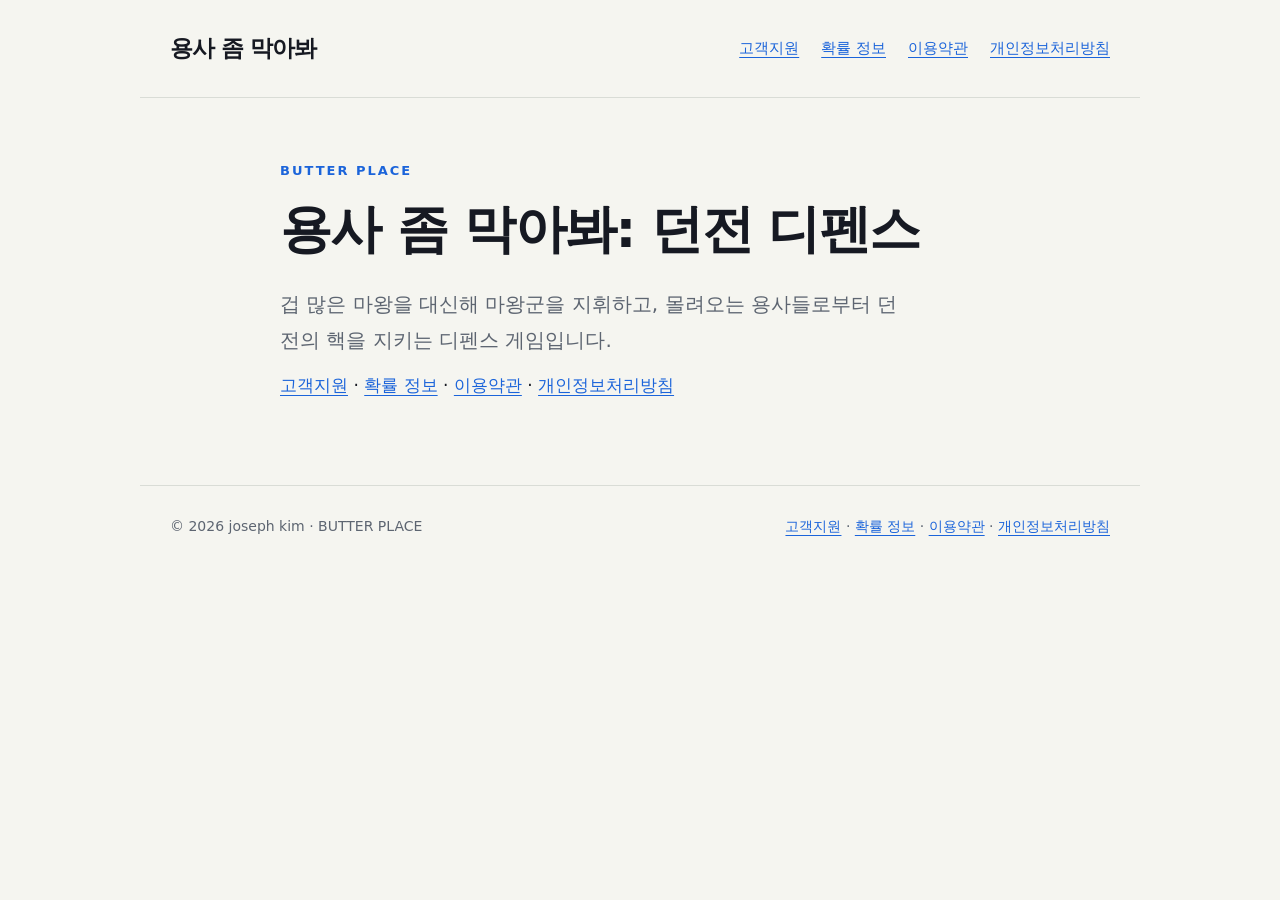
<file: index.html>
<!doctype html>
<html lang="ko"><head><meta charset="utf-8"><meta name="viewport" content="width=device-width,initial-scale=1"><meta name="description" content="용사 좀 막아봐: 던전 디펜스 지원 · 정책 페이지."><title>용사 좀 막아봐: 던전 디펜스</title><link rel="stylesheet" href="./style.css"></head><body>
<header><a href="./" aria-label="용사 좀 막아봐 홈">용사 좀 막아봐</a><nav aria-label="주요 메뉴"><a href="./support/">고객지원</a><a href="./odds/">확률 정보</a><a href="./terms/">이용약관</a><a href="./privacy/">개인정보처리방침</a></nav></header>
<main class="prose"><span class="eyebrow">BUTTER PLACE</span><h1>용사 좀 막아봐: 던전 디펜스</h1><p class="lead">겁 많은 마왕을 대신해 마왕군을 지휘하고, 몰려오는 용사들로부터 던전의 핵을 지키는 디펜스 게임입니다.</p><p><a href="support/">고객지원</a> · <a href="odds/">확률 정보</a> · <a href="terms/">이용약관</a> · <a href="privacy/">개인정보처리방침</a></p></main>
<footer><p>© 2026 joseph kim · BUTTER PLACE</p><p><a href="./support/">고객지원</a> · <a href="./odds/">확률 정보</a> · <a href="./terms/">이용약관</a> · <a href="./privacy/">개인정보처리방침</a></p></footer></body></html>
</file>
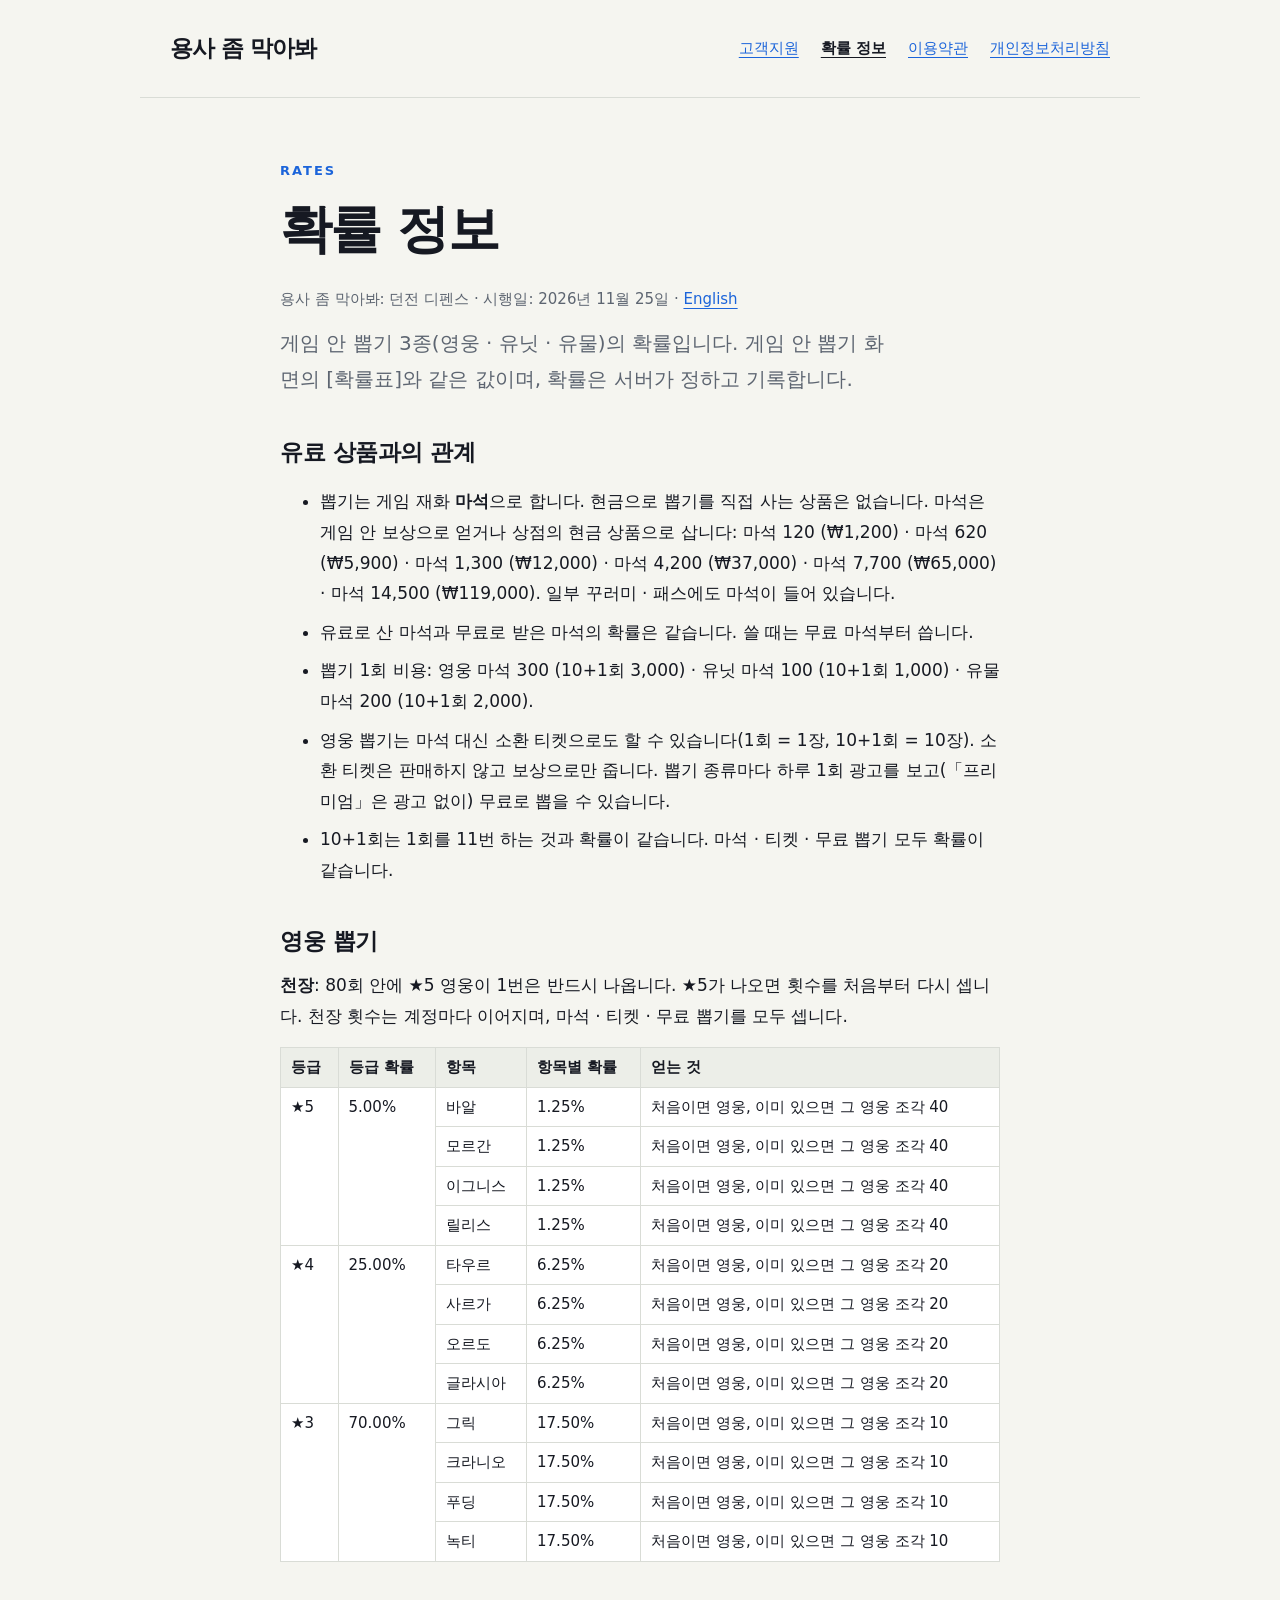
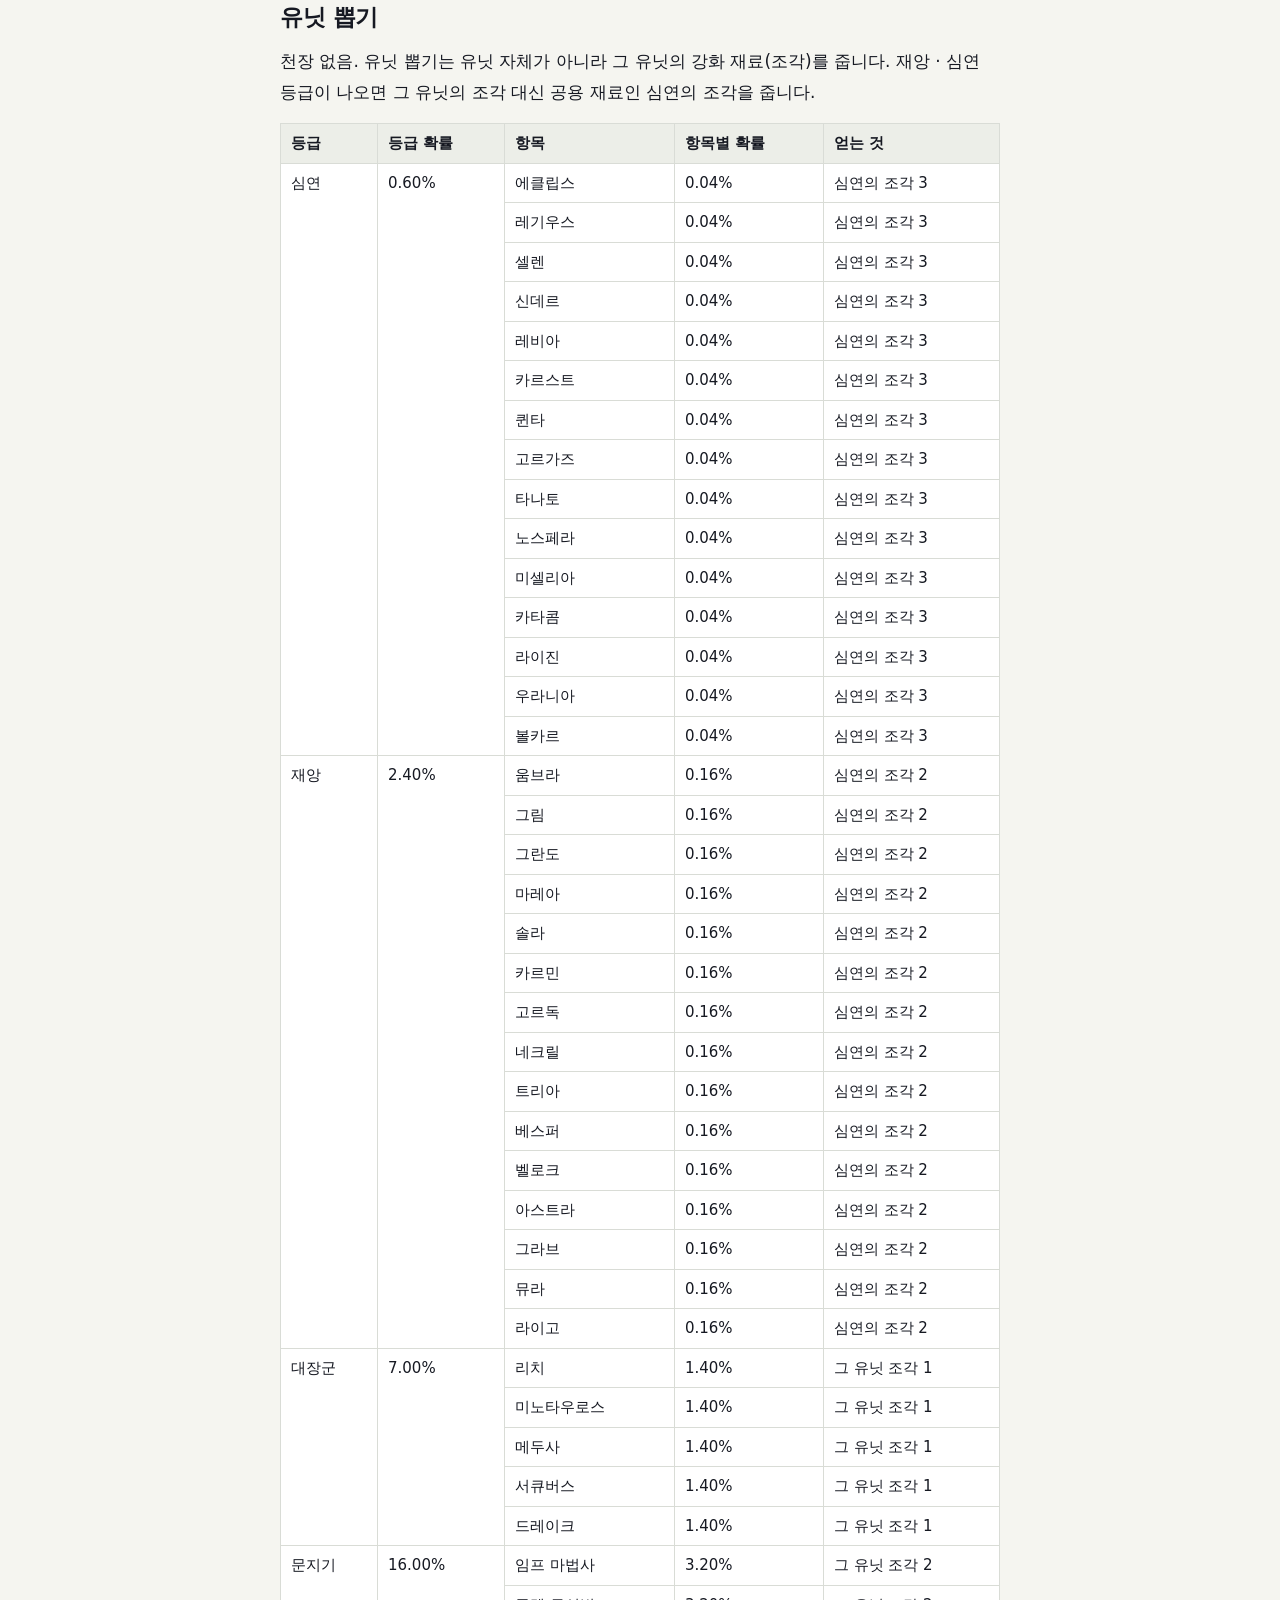
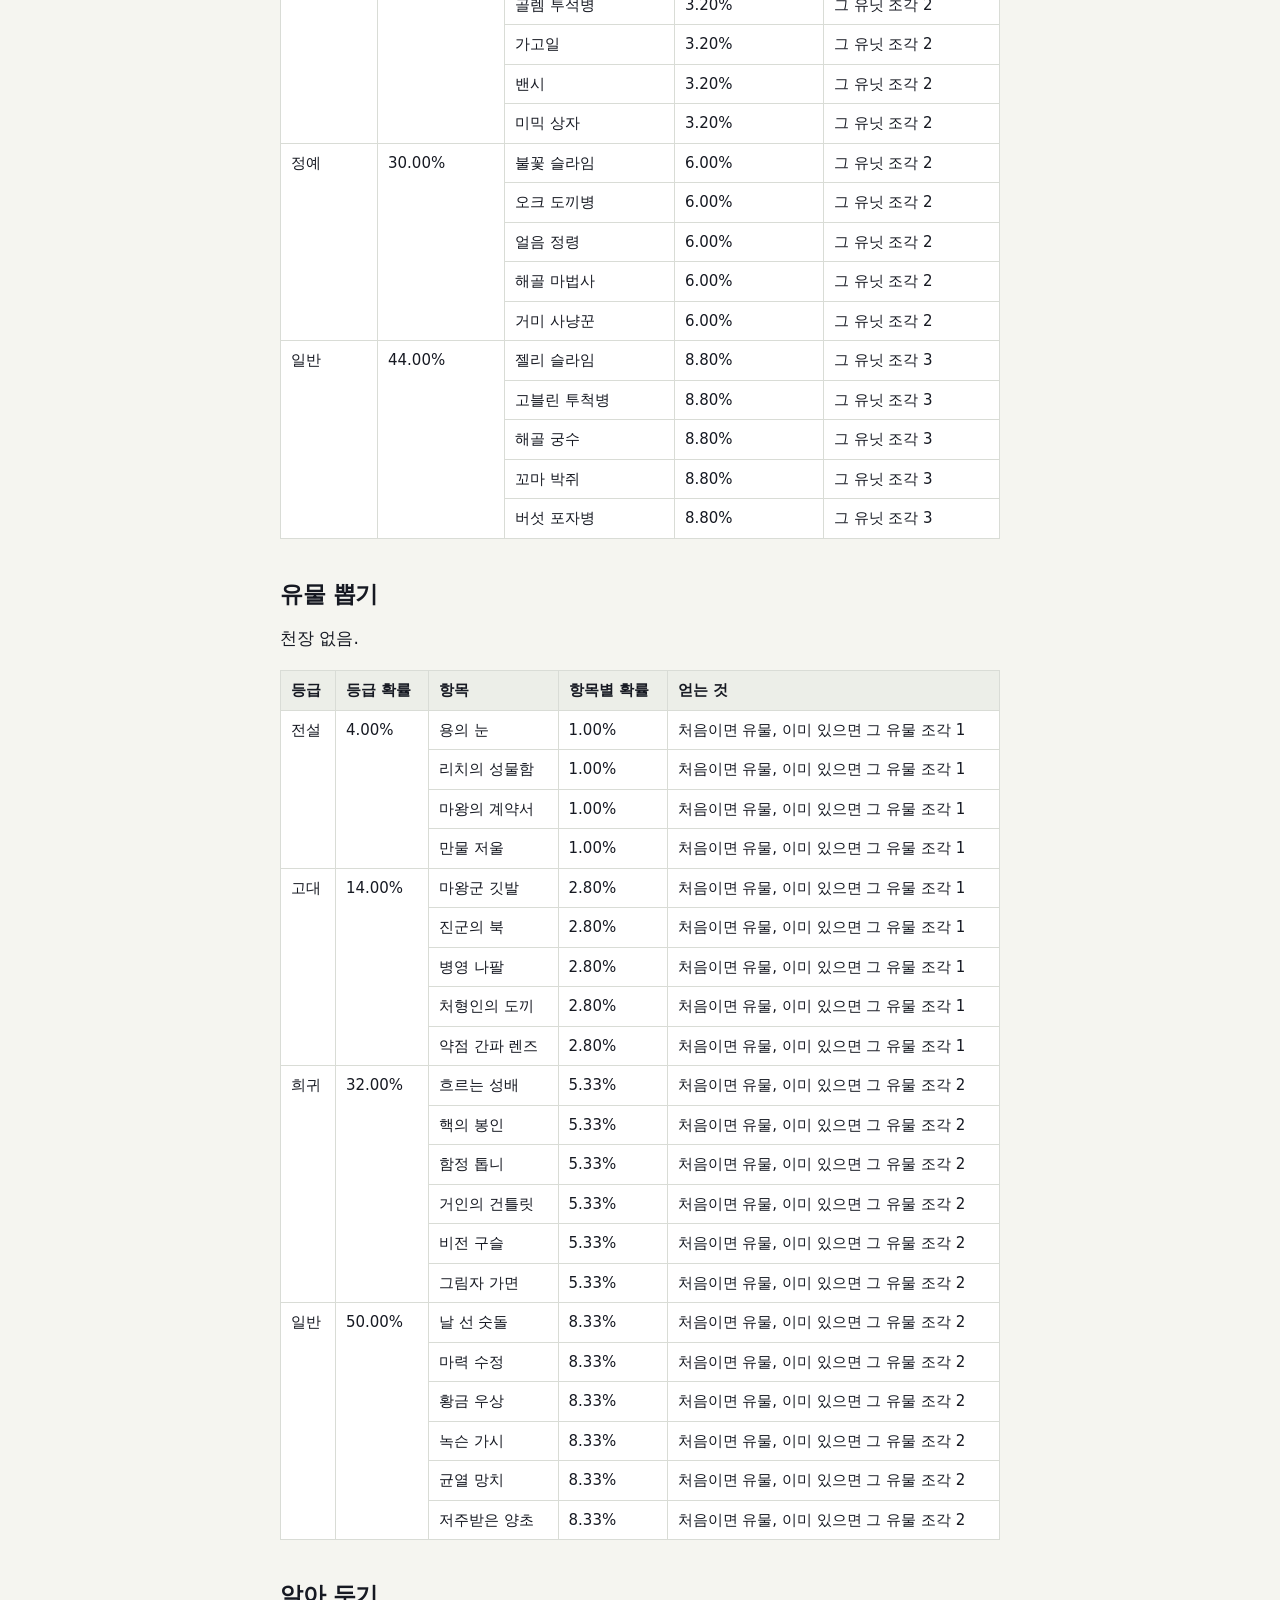
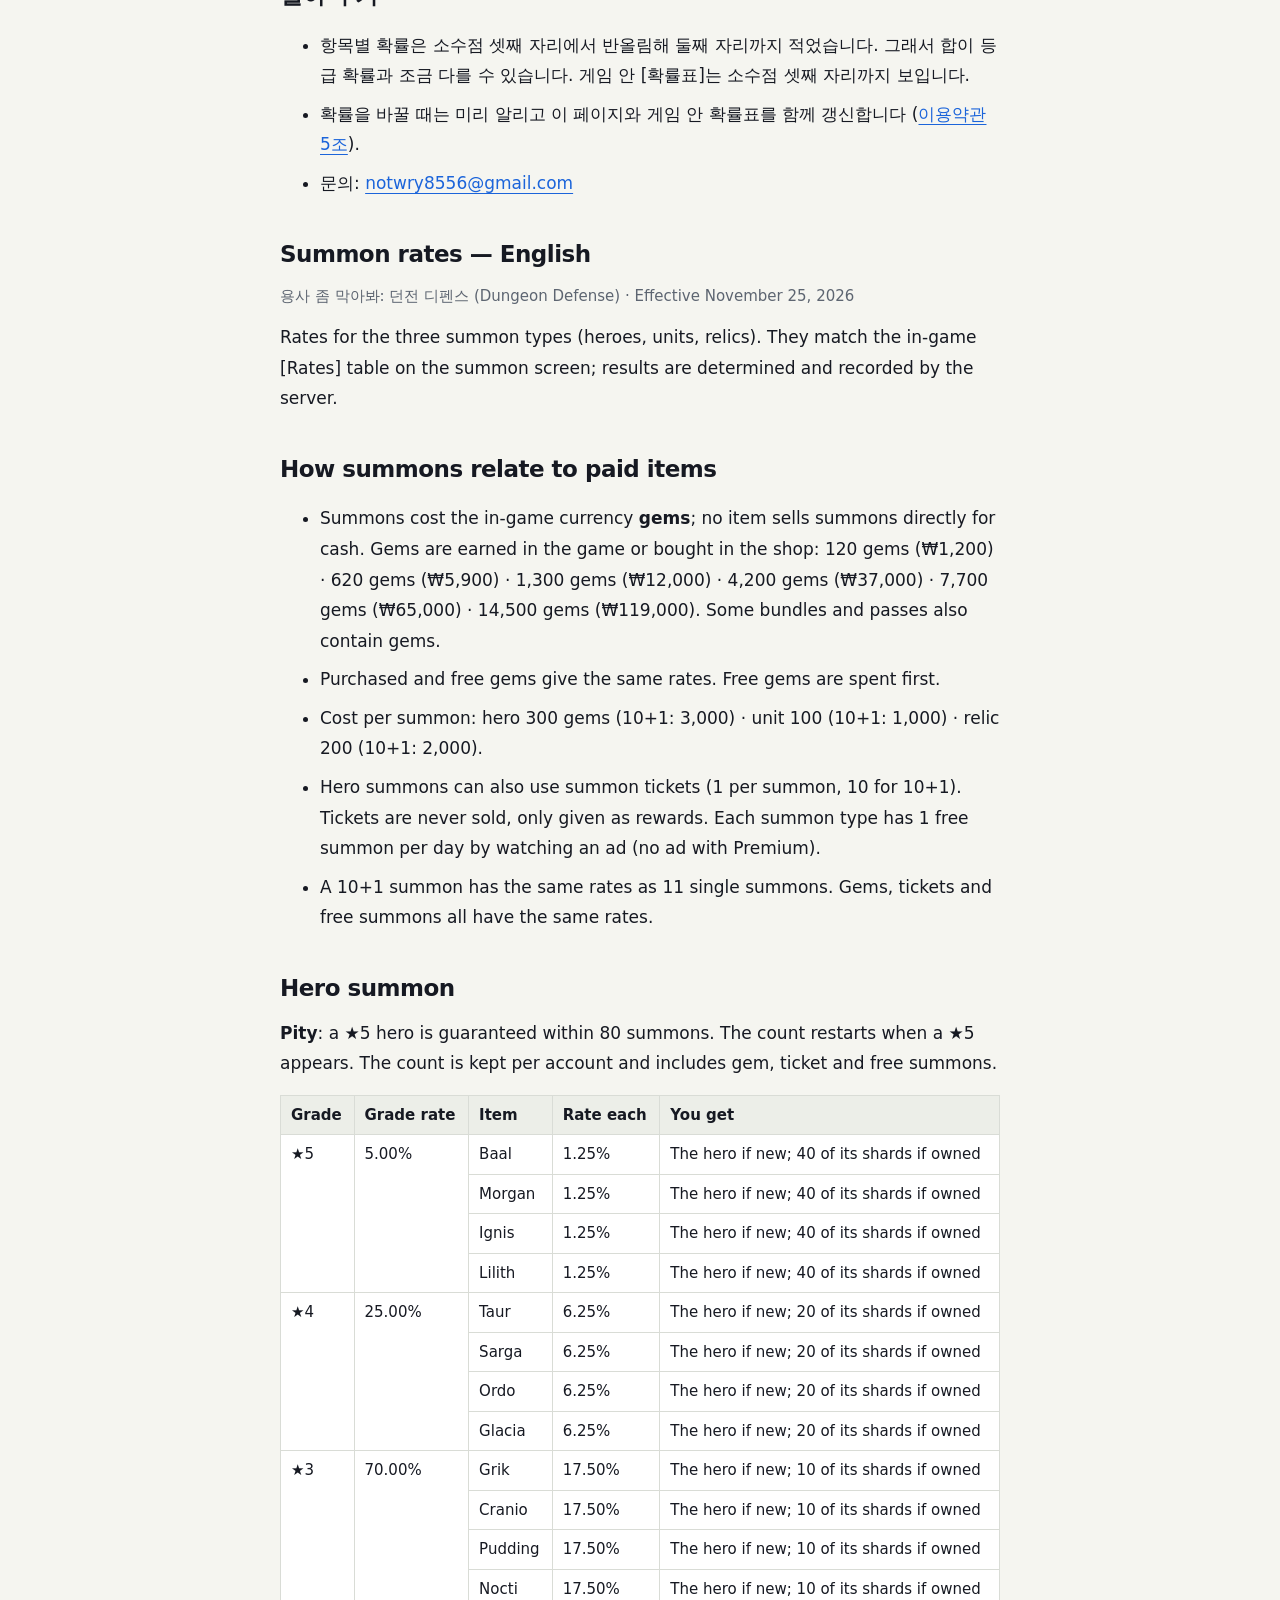
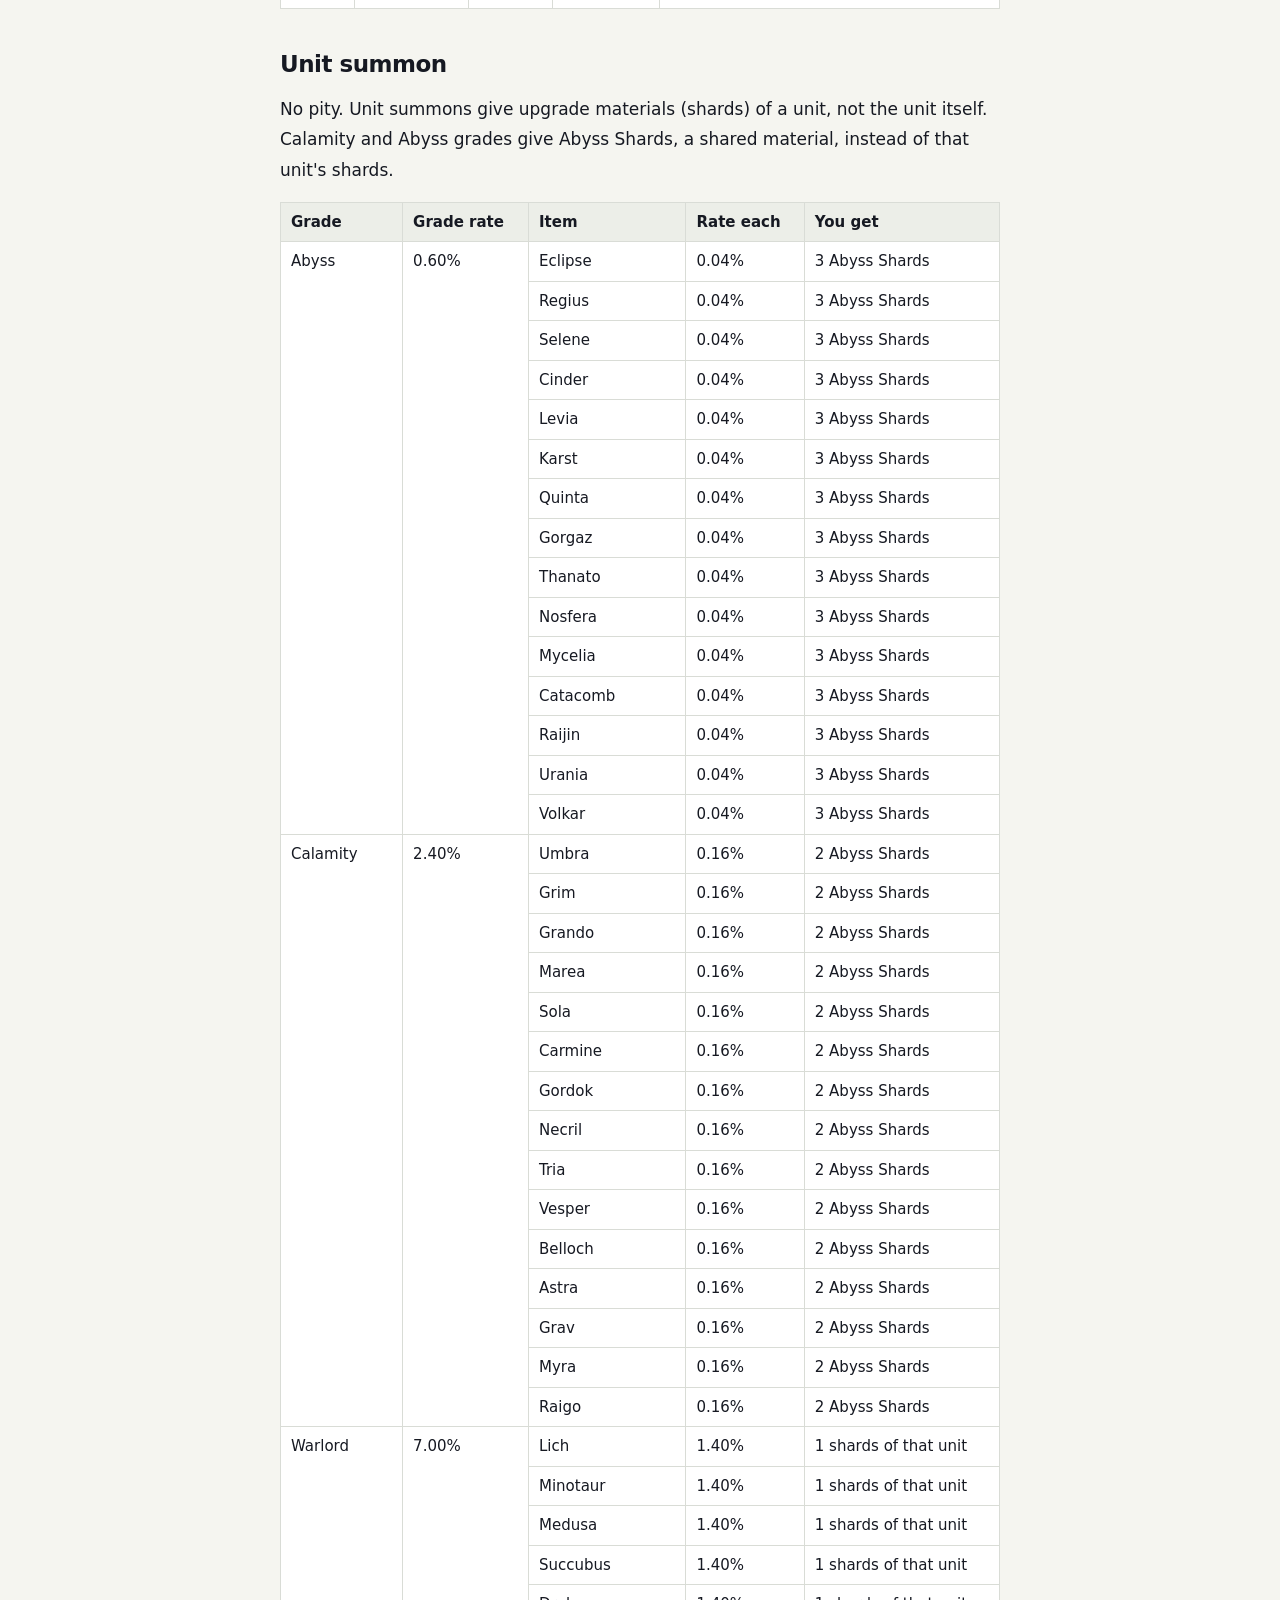
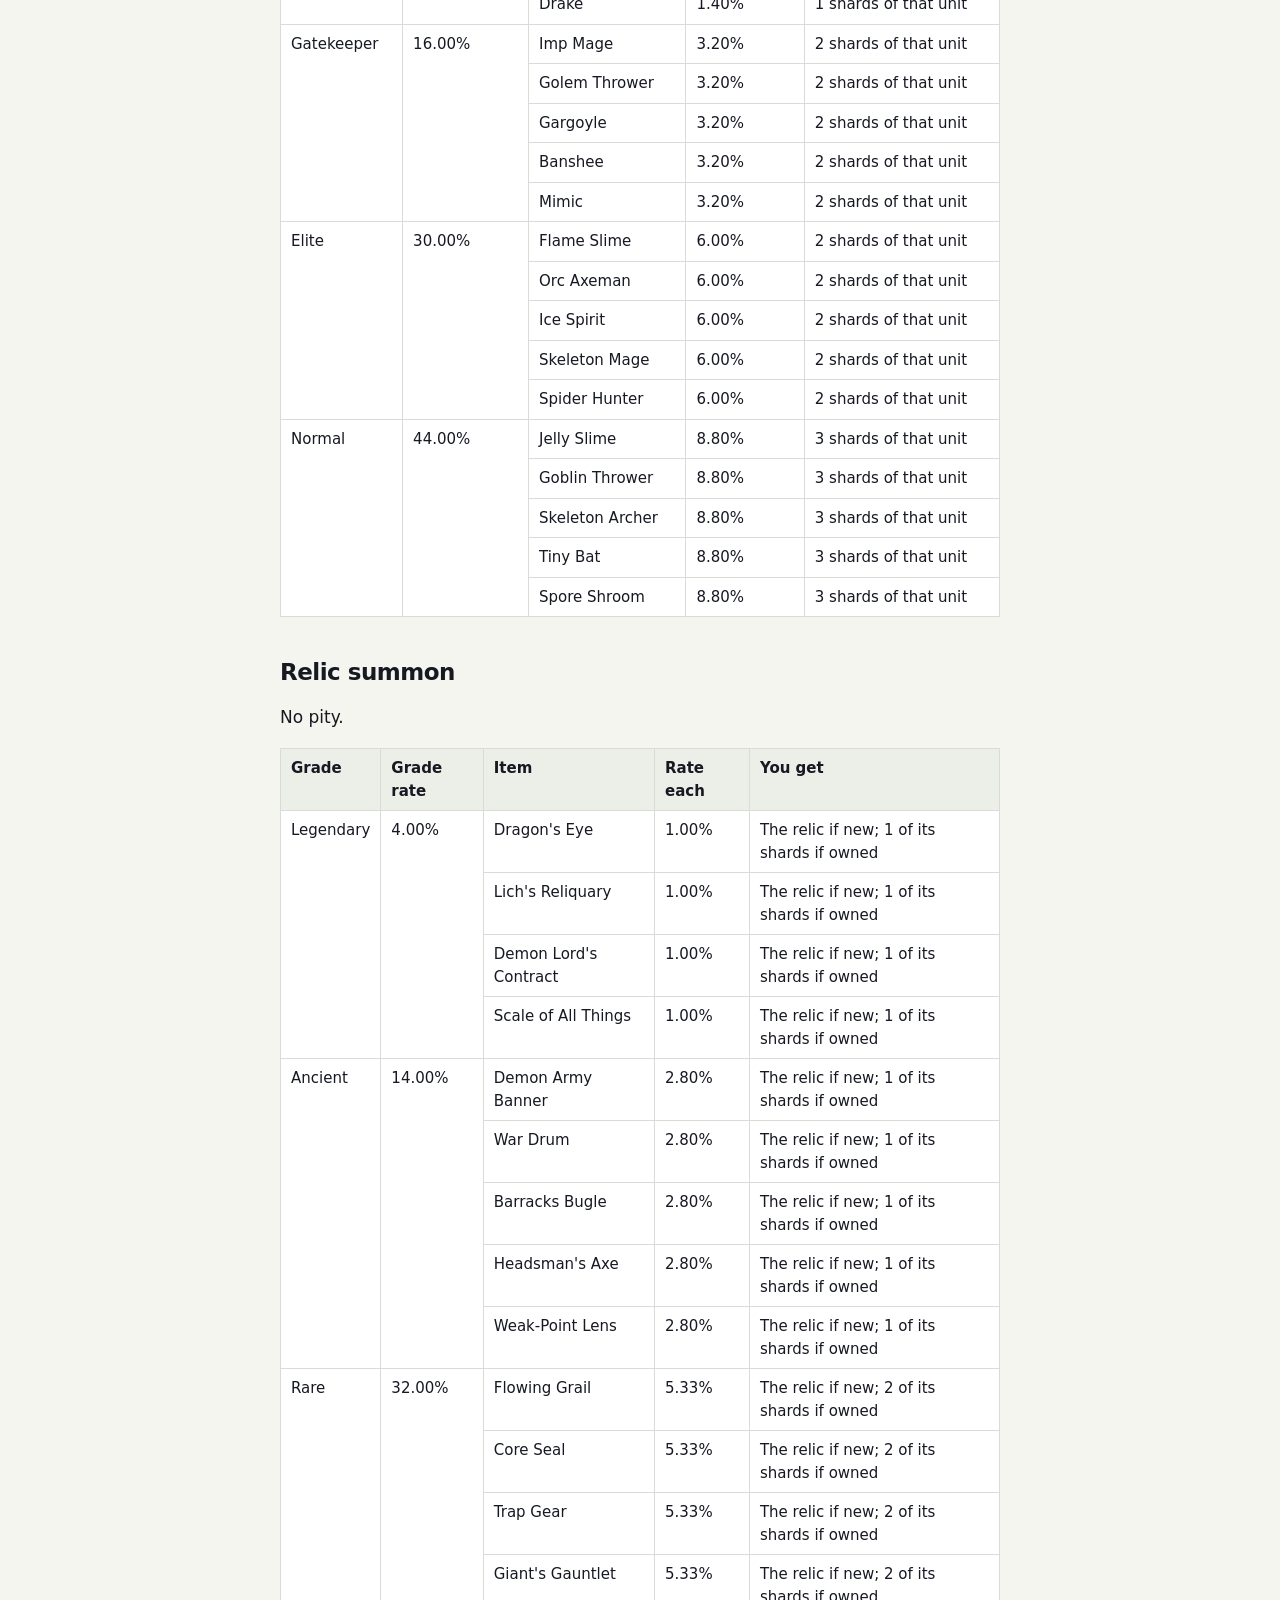
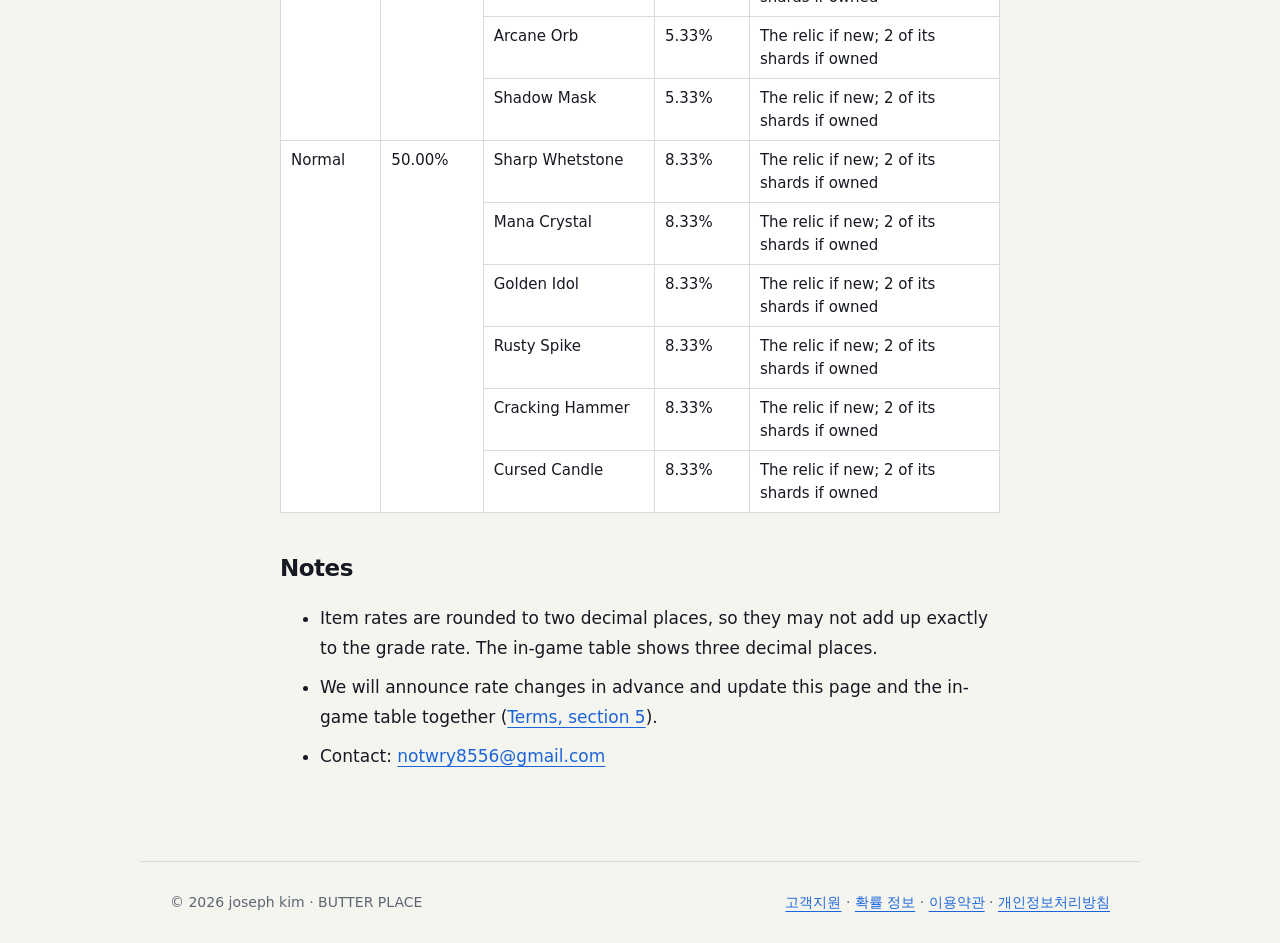
<file: odds/index.html>
<!doctype html>
<html lang="ko"><head><meta charset="utf-8"><meta name="viewport" content="width=device-width,initial-scale=1"><meta name="description" content="용사 좀 막아봐: 던전 디펜스 뽑기 확률 정보. 영웅 · 유닛 · 유물 뽑기의 등급별 · 항목별 확률과 천장 규칙."><title>확률 정보 · 용사 좀 막아봐</title><link rel="stylesheet" href="../style.css"></head><body>
<!-- 생성 파일: python3 tools/odds_page.py (직접 고치지 않는다) -->
<header><a href="../" aria-label="용사 좀 막아봐 홈">용사 좀 막아봐</a><nav aria-label="주요 메뉴"><a href="../support/">고객지원</a><a href="../odds/" aria-current="page">확률 정보</a><a href="../terms/">이용약관</a><a href="../privacy/">개인정보처리방침</a></nav></header>
<main class="prose"><span class="eyebrow">RATES</span><h1>확률 정보</h1>
<p class="date">용사 좀 막아봐: 던전 디펜스 · 시행일: 2026년 11월 25일 · <a href="#english">English</a></p>
<p class="lead">게임 안 뽑기 3종(영웅 · 유닛 · 유물)의 확률입니다. 게임 안 뽑기 화면의 [확률표]와 같은 값이며, 확률은 서버가 정하고 기록합니다.</p>
<h2>유료 상품과의 관계</h2><ul>
<li>뽑기는 게임 재화 <strong>마석</strong>으로 합니다. 현금으로 뽑기를 직접 사는 상품은 없습니다. 마석은 게임 안 보상으로 얻거나 상점의 현금 상품으로 삽니다: 마석 120 (₩1,200) · 마석 620 (₩5,900) · 마석 1,300 (₩12,000) · 마석 4,200 (₩37,000) · 마석 7,700 (₩65,000) · 마석 14,500 (₩119,000). 일부 꾸러미 · 패스에도 마석이 들어 있습니다.</li>
<li>유료로 산 마석과 무료로 받은 마석의 확률은 같습니다. 쓸 때는 무료 마석부터 씁니다.</li>
<li>뽑기 1회 비용: 영웅 마석 300 (10+1회 3,000) · 유닛 마석 100 (10+1회 1,000) · 유물 마석 200 (10+1회 2,000).</li>
<li>영웅 뽑기는 마석 대신 소환 티켓으로도 할 수 있습니다(1회 = 1장, 10+1회 = 10장). 소환 티켓은 판매하지 않고 보상으로만 줍니다. 뽑기 종류마다 하루 1회 광고를 보고(「프리미엄」은 광고 없이) 무료로 뽑을 수 있습니다.</li>
<li>10+1회는 1회를 11번 하는 것과 확률이 같습니다. 마석 · 티켓 · 무료 뽑기 모두 확률이 같습니다.</li></ul>
<h2 id="hero">영웅 뽑기</h2><p><strong>천장</strong>: 80회 안에 ★5 영웅이 1번은 반드시 나옵니다. ★5가 나오면 횟수를 처음부터 다시 셉니다. 천장 횟수는 계정마다 이어지며, 마석 · 티켓 · 무료 뽑기를 모두 셉니다.</p>
<div class="table"><table><tr><th>등급</th><th>등급 확률</th><th>항목</th><th>항목별 확률</th><th>얻는 것</th></tr><tr><td rowspan="4">★5</td><td rowspan="4">5.00%</td><td>바알</td><td>1.25%</td><td>처음이면 영웅, 이미 있으면 그 영웅 조각 40</td></tr><tr><td>모르간</td><td>1.25%</td><td>처음이면 영웅, 이미 있으면 그 영웅 조각 40</td></tr><tr><td>이그니스</td><td>1.25%</td><td>처음이면 영웅, 이미 있으면 그 영웅 조각 40</td></tr><tr><td>릴리스</td><td>1.25%</td><td>처음이면 영웅, 이미 있으면 그 영웅 조각 40</td></tr><tr><td rowspan="4">★4</td><td rowspan="4">25.00%</td><td>타우르</td><td>6.25%</td><td>처음이면 영웅, 이미 있으면 그 영웅 조각 20</td></tr><tr><td>사르가</td><td>6.25%</td><td>처음이면 영웅, 이미 있으면 그 영웅 조각 20</td></tr><tr><td>오르도</td><td>6.25%</td><td>처음이면 영웅, 이미 있으면 그 영웅 조각 20</td></tr><tr><td>글라시아</td><td>6.25%</td><td>처음이면 영웅, 이미 있으면 그 영웅 조각 20</td></tr><tr><td rowspan="4">★3</td><td rowspan="4">70.00%</td><td>그릭</td><td>17.50%</td><td>처음이면 영웅, 이미 있으면 그 영웅 조각 10</td></tr><tr><td>크라니오</td><td>17.50%</td><td>처음이면 영웅, 이미 있으면 그 영웅 조각 10</td></tr><tr><td>푸딩</td><td>17.50%</td><td>처음이면 영웅, 이미 있으면 그 영웅 조각 10</td></tr><tr><td>녹티</td><td>17.50%</td><td>처음이면 영웅, 이미 있으면 그 영웅 조각 10</td></tr></table></div>
<h2 id="unit">유닛 뽑기</h2><p>천장 없음. 유닛 뽑기는 유닛 자체가 아니라 그 유닛의 강화 재료(조각)를 줍니다. 재앙 · 심연 등급이 나오면 그 유닛의 조각 대신 공용 재료인 심연의 조각을 줍니다.</p>
<div class="table"><table><tr><th>등급</th><th>등급 확률</th><th>항목</th><th>항목별 확률</th><th>얻는 것</th></tr><tr><td rowspan="15">심연</td><td rowspan="15">0.60%</td><td>에클립스</td><td>0.04%</td><td>심연의 조각 3</td></tr><tr><td>레기우스</td><td>0.04%</td><td>심연의 조각 3</td></tr><tr><td>셀렌</td><td>0.04%</td><td>심연의 조각 3</td></tr><tr><td>신데르</td><td>0.04%</td><td>심연의 조각 3</td></tr><tr><td>레비아</td><td>0.04%</td><td>심연의 조각 3</td></tr><tr><td>카르스트</td><td>0.04%</td><td>심연의 조각 3</td></tr><tr><td>퀸타</td><td>0.04%</td><td>심연의 조각 3</td></tr><tr><td>고르가즈</td><td>0.04%</td><td>심연의 조각 3</td></tr><tr><td>타나토</td><td>0.04%</td><td>심연의 조각 3</td></tr><tr><td>노스페라</td><td>0.04%</td><td>심연의 조각 3</td></tr><tr><td>미셀리아</td><td>0.04%</td><td>심연의 조각 3</td></tr><tr><td>카타콤</td><td>0.04%</td><td>심연의 조각 3</td></tr><tr><td>라이진</td><td>0.04%</td><td>심연의 조각 3</td></tr><tr><td>우라니아</td><td>0.04%</td><td>심연의 조각 3</td></tr><tr><td>볼카르</td><td>0.04%</td><td>심연의 조각 3</td></tr><tr><td rowspan="15">재앙</td><td rowspan="15">2.40%</td><td>움브라</td><td>0.16%</td><td>심연의 조각 2</td></tr><tr><td>그림</td><td>0.16%</td><td>심연의 조각 2</td></tr><tr><td>그란도</td><td>0.16%</td><td>심연의 조각 2</td></tr><tr><td>마레아</td><td>0.16%</td><td>심연의 조각 2</td></tr><tr><td>솔라</td><td>0.16%</td><td>심연의 조각 2</td></tr><tr><td>카르민</td><td>0.16%</td><td>심연의 조각 2</td></tr><tr><td>고르독</td><td>0.16%</td><td>심연의 조각 2</td></tr><tr><td>네크릴</td><td>0.16%</td><td>심연의 조각 2</td></tr><tr><td>트리아</td><td>0.16%</td><td>심연의 조각 2</td></tr><tr><td>베스퍼</td><td>0.16%</td><td>심연의 조각 2</td></tr><tr><td>벨로크</td><td>0.16%</td><td>심연의 조각 2</td></tr><tr><td>아스트라</td><td>0.16%</td><td>심연의 조각 2</td></tr><tr><td>그라브</td><td>0.16%</td><td>심연의 조각 2</td></tr><tr><td>뮤라</td><td>0.16%</td><td>심연의 조각 2</td></tr><tr><td>라이고</td><td>0.16%</td><td>심연의 조각 2</td></tr><tr><td rowspan="5">대장군</td><td rowspan="5">7.00%</td><td>리치</td><td>1.40%</td><td>그 유닛 조각 1</td></tr><tr><td>미노타우로스</td><td>1.40%</td><td>그 유닛 조각 1</td></tr><tr><td>메두사</td><td>1.40%</td><td>그 유닛 조각 1</td></tr><tr><td>서큐버스</td><td>1.40%</td><td>그 유닛 조각 1</td></tr><tr><td>드레이크</td><td>1.40%</td><td>그 유닛 조각 1</td></tr><tr><td rowspan="5">문지기</td><td rowspan="5">16.00%</td><td>임프 마법사</td><td>3.20%</td><td>그 유닛 조각 2</td></tr><tr><td>골렘 투석병</td><td>3.20%</td><td>그 유닛 조각 2</td></tr><tr><td>가고일</td><td>3.20%</td><td>그 유닛 조각 2</td></tr><tr><td>밴시</td><td>3.20%</td><td>그 유닛 조각 2</td></tr><tr><td>미믹 상자</td><td>3.20%</td><td>그 유닛 조각 2</td></tr><tr><td rowspan="5">정예</td><td rowspan="5">30.00%</td><td>불꽃 슬라임</td><td>6.00%</td><td>그 유닛 조각 2</td></tr><tr><td>오크 도끼병</td><td>6.00%</td><td>그 유닛 조각 2</td></tr><tr><td>얼음 정령</td><td>6.00%</td><td>그 유닛 조각 2</td></tr><tr><td>해골 마법사</td><td>6.00%</td><td>그 유닛 조각 2</td></tr><tr><td>거미 사냥꾼</td><td>6.00%</td><td>그 유닛 조각 2</td></tr><tr><td rowspan="5">일반</td><td rowspan="5">44.00%</td><td>젤리 슬라임</td><td>8.80%</td><td>그 유닛 조각 3</td></tr><tr><td>고블린 투척병</td><td>8.80%</td><td>그 유닛 조각 3</td></tr><tr><td>해골 궁수</td><td>8.80%</td><td>그 유닛 조각 3</td></tr><tr><td>꼬마 박쥐</td><td>8.80%</td><td>그 유닛 조각 3</td></tr><tr><td>버섯 포자병</td><td>8.80%</td><td>그 유닛 조각 3</td></tr></table></div>
<h2 id="relic">유물 뽑기</h2><p>천장 없음.</p>
<div class="table"><table><tr><th>등급</th><th>등급 확률</th><th>항목</th><th>항목별 확률</th><th>얻는 것</th></tr><tr><td rowspan="4">전설</td><td rowspan="4">4.00%</td><td>용의 눈</td><td>1.00%</td><td>처음이면 유물, 이미 있으면 그 유물 조각 1</td></tr><tr><td>리치의 성물함</td><td>1.00%</td><td>처음이면 유물, 이미 있으면 그 유물 조각 1</td></tr><tr><td>마왕의 계약서</td><td>1.00%</td><td>처음이면 유물, 이미 있으면 그 유물 조각 1</td></tr><tr><td>만물 저울</td><td>1.00%</td><td>처음이면 유물, 이미 있으면 그 유물 조각 1</td></tr><tr><td rowspan="5">고대</td><td rowspan="5">14.00%</td><td>마왕군 깃발</td><td>2.80%</td><td>처음이면 유물, 이미 있으면 그 유물 조각 1</td></tr><tr><td>진군의 북</td><td>2.80%</td><td>처음이면 유물, 이미 있으면 그 유물 조각 1</td></tr><tr><td>병영 나팔</td><td>2.80%</td><td>처음이면 유물, 이미 있으면 그 유물 조각 1</td></tr><tr><td>처형인의 도끼</td><td>2.80%</td><td>처음이면 유물, 이미 있으면 그 유물 조각 1</td></tr><tr><td>약점 간파 렌즈</td><td>2.80%</td><td>처음이면 유물, 이미 있으면 그 유물 조각 1</td></tr><tr><td rowspan="6">희귀</td><td rowspan="6">32.00%</td><td>흐르는 성배</td><td>5.33%</td><td>처음이면 유물, 이미 있으면 그 유물 조각 2</td></tr><tr><td>핵의 봉인</td><td>5.33%</td><td>처음이면 유물, 이미 있으면 그 유물 조각 2</td></tr><tr><td>함정 톱니</td><td>5.33%</td><td>처음이면 유물, 이미 있으면 그 유물 조각 2</td></tr><tr><td>거인의 건틀릿</td><td>5.33%</td><td>처음이면 유물, 이미 있으면 그 유물 조각 2</td></tr><tr><td>비전 구슬</td><td>5.33%</td><td>처음이면 유물, 이미 있으면 그 유물 조각 2</td></tr><tr><td>그림자 가면</td><td>5.33%</td><td>처음이면 유물, 이미 있으면 그 유물 조각 2</td></tr><tr><td rowspan="6">일반</td><td rowspan="6">50.00%</td><td>날 선 숫돌</td><td>8.33%</td><td>처음이면 유물, 이미 있으면 그 유물 조각 2</td></tr><tr><td>마력 수정</td><td>8.33%</td><td>처음이면 유물, 이미 있으면 그 유물 조각 2</td></tr><tr><td>황금 우상</td><td>8.33%</td><td>처음이면 유물, 이미 있으면 그 유물 조각 2</td></tr><tr><td>녹슨 가시</td><td>8.33%</td><td>처음이면 유물, 이미 있으면 그 유물 조각 2</td></tr><tr><td>균열 망치</td><td>8.33%</td><td>처음이면 유물, 이미 있으면 그 유물 조각 2</td></tr><tr><td>저주받은 양초</td><td>8.33%</td><td>처음이면 유물, 이미 있으면 그 유물 조각 2</td></tr></table></div>
<h2>알아 두기</h2><ul><li>항목별 확률은 소수점 셋째 자리에서 반올림해 둘째 자리까지 적었습니다. 그래서 합이 등급 확률과 조금 다를 수 있습니다. 게임 안 [확률표]는 소수점 셋째 자리까지 보입니다.</li>
<li>확률을 바꿀 때는 미리 알리고 이 페이지와 게임 안 확률표를 함께 갱신합니다 (<a href="../terms/#odds">이용약관 5조</a>).</li>
<li>문의: <a href="mailto:notwry8556@gmail.com">notwry8556@gmail.com</a></li></ul>
<section id="english" lang="en"><h2>Summon rates — English</h2><p class="date">용사 좀 막아봐: 던전 디펜스 (Dungeon Defense) · Effective November 25, 2026</p>
<p>Rates for the three summon types (heroes, units, relics). They match the in-game [Rates] table on the summon screen; results are determined and recorded by the server.</p>
<h2>How summons relate to paid items</h2><ul>
<li>Summons cost the in-game currency <strong>gems</strong>; no item sells summons directly for cash. Gems are earned in the game or bought in the shop: 120 gems (₩1,200) · 620 gems (₩5,900) · 1,300 gems (₩12,000) · 4,200 gems (₩37,000) · 7,700 gems (₩65,000) · 14,500 gems (₩119,000). Some bundles and passes also contain gems.</li>
<li>Purchased and free gems give the same rates. Free gems are spent first.</li>
<li>Cost per summon: hero 300 gems (10+1: 3,000) · unit 100 (10+1: 1,000) · relic 200 (10+1: 2,000).</li>
<li>Hero summons can also use summon tickets (1 per summon, 10 for 10+1). Tickets are never sold, only given as rewards. Each summon type has 1 free summon per day by watching an ad (no ad with Premium).</li>
<li>A 10+1 summon has the same rates as 11 single summons. Gems, tickets and free summons all have the same rates.</li></ul>
<h2 id="hero-en">Hero summon</h2><p><strong>Pity</strong>: a ★5 hero is guaranteed within 80 summons. The count restarts when a ★5 appears. The count is kept per account and includes gem, ticket and free summons.</p>
<div class="table"><table><tr><th>Grade</th><th>Grade rate</th><th>Item</th><th>Rate each</th><th>You get</th></tr><tr><td rowspan="4">★5</td><td rowspan="4">5.00%</td><td>Baal</td><td>1.25%</td><td>The hero if new; 40 of its shards if owned</td></tr><tr><td>Morgan</td><td>1.25%</td><td>The hero if new; 40 of its shards if owned</td></tr><tr><td>Ignis</td><td>1.25%</td><td>The hero if new; 40 of its shards if owned</td></tr><tr><td>Lilith</td><td>1.25%</td><td>The hero if new; 40 of its shards if owned</td></tr><tr><td rowspan="4">★4</td><td rowspan="4">25.00%</td><td>Taur</td><td>6.25%</td><td>The hero if new; 20 of its shards if owned</td></tr><tr><td>Sarga</td><td>6.25%</td><td>The hero if new; 20 of its shards if owned</td></tr><tr><td>Ordo</td><td>6.25%</td><td>The hero if new; 20 of its shards if owned</td></tr><tr><td>Glacia</td><td>6.25%</td><td>The hero if new; 20 of its shards if owned</td></tr><tr><td rowspan="4">★3</td><td rowspan="4">70.00%</td><td>Grik</td><td>17.50%</td><td>The hero if new; 10 of its shards if owned</td></tr><tr><td>Cranio</td><td>17.50%</td><td>The hero if new; 10 of its shards if owned</td></tr><tr><td>Pudding</td><td>17.50%</td><td>The hero if new; 10 of its shards if owned</td></tr><tr><td>Nocti</td><td>17.50%</td><td>The hero if new; 10 of its shards if owned</td></tr></table></div>
<h2 id="unit-en">Unit summon</h2><p>No pity. Unit summons give upgrade materials (shards) of a unit, not the unit itself. Calamity and Abyss grades give Abyss Shards, a shared material, instead of that unit's shards.</p>
<div class="table"><table><tr><th>Grade</th><th>Grade rate</th><th>Item</th><th>Rate each</th><th>You get</th></tr><tr><td rowspan="15">Abyss</td><td rowspan="15">0.60%</td><td>Eclipse</td><td>0.04%</td><td>3 Abyss Shards</td></tr><tr><td>Regius</td><td>0.04%</td><td>3 Abyss Shards</td></tr><tr><td>Selene</td><td>0.04%</td><td>3 Abyss Shards</td></tr><tr><td>Cinder</td><td>0.04%</td><td>3 Abyss Shards</td></tr><tr><td>Levia</td><td>0.04%</td><td>3 Abyss Shards</td></tr><tr><td>Karst</td><td>0.04%</td><td>3 Abyss Shards</td></tr><tr><td>Quinta</td><td>0.04%</td><td>3 Abyss Shards</td></tr><tr><td>Gorgaz</td><td>0.04%</td><td>3 Abyss Shards</td></tr><tr><td>Thanato</td><td>0.04%</td><td>3 Abyss Shards</td></tr><tr><td>Nosfera</td><td>0.04%</td><td>3 Abyss Shards</td></tr><tr><td>Mycelia</td><td>0.04%</td><td>3 Abyss Shards</td></tr><tr><td>Catacomb</td><td>0.04%</td><td>3 Abyss Shards</td></tr><tr><td>Raijin</td><td>0.04%</td><td>3 Abyss Shards</td></tr><tr><td>Urania</td><td>0.04%</td><td>3 Abyss Shards</td></tr><tr><td>Volkar</td><td>0.04%</td><td>3 Abyss Shards</td></tr><tr><td rowspan="15">Calamity</td><td rowspan="15">2.40%</td><td>Umbra</td><td>0.16%</td><td>2 Abyss Shards</td></tr><tr><td>Grim</td><td>0.16%</td><td>2 Abyss Shards</td></tr><tr><td>Grando</td><td>0.16%</td><td>2 Abyss Shards</td></tr><tr><td>Marea</td><td>0.16%</td><td>2 Abyss Shards</td></tr><tr><td>Sola</td><td>0.16%</td><td>2 Abyss Shards</td></tr><tr><td>Carmine</td><td>0.16%</td><td>2 Abyss Shards</td></tr><tr><td>Gordok</td><td>0.16%</td><td>2 Abyss Shards</td></tr><tr><td>Necril</td><td>0.16%</td><td>2 Abyss Shards</td></tr><tr><td>Tria</td><td>0.16%</td><td>2 Abyss Shards</td></tr><tr><td>Vesper</td><td>0.16%</td><td>2 Abyss Shards</td></tr><tr><td>Belloch</td><td>0.16%</td><td>2 Abyss Shards</td></tr><tr><td>Astra</td><td>0.16%</td><td>2 Abyss Shards</td></tr><tr><td>Grav</td><td>0.16%</td><td>2 Abyss Shards</td></tr><tr><td>Myra</td><td>0.16%</td><td>2 Abyss Shards</td></tr><tr><td>Raigo</td><td>0.16%</td><td>2 Abyss Shards</td></tr><tr><td rowspan="5">Warlord</td><td rowspan="5">7.00%</td><td>Lich</td><td>1.40%</td><td>1 shards of that unit</td></tr><tr><td>Minotaur</td><td>1.40%</td><td>1 shards of that unit</td></tr><tr><td>Medusa</td><td>1.40%</td><td>1 shards of that unit</td></tr><tr><td>Succubus</td><td>1.40%</td><td>1 shards of that unit</td></tr><tr><td>Drake</td><td>1.40%</td><td>1 shards of that unit</td></tr><tr><td rowspan="5">Gatekeeper</td><td rowspan="5">16.00%</td><td>Imp Mage</td><td>3.20%</td><td>2 shards of that unit</td></tr><tr><td>Golem Thrower</td><td>3.20%</td><td>2 shards of that unit</td></tr><tr><td>Gargoyle</td><td>3.20%</td><td>2 shards of that unit</td></tr><tr><td>Banshee</td><td>3.20%</td><td>2 shards of that unit</td></tr><tr><td>Mimic</td><td>3.20%</td><td>2 shards of that unit</td></tr><tr><td rowspan="5">Elite</td><td rowspan="5">30.00%</td><td>Flame Slime</td><td>6.00%</td><td>2 shards of that unit</td></tr><tr><td>Orc Axeman</td><td>6.00%</td><td>2 shards of that unit</td></tr><tr><td>Ice Spirit</td><td>6.00%</td><td>2 shards of that unit</td></tr><tr><td>Skeleton Mage</td><td>6.00%</td><td>2 shards of that unit</td></tr><tr><td>Spider Hunter</td><td>6.00%</td><td>2 shards of that unit</td></tr><tr><td rowspan="5">Normal</td><td rowspan="5">44.00%</td><td>Jelly Slime</td><td>8.80%</td><td>3 shards of that unit</td></tr><tr><td>Goblin Thrower</td><td>8.80%</td><td>3 shards of that unit</td></tr><tr><td>Skeleton Archer</td><td>8.80%</td><td>3 shards of that unit</td></tr><tr><td>Tiny Bat</td><td>8.80%</td><td>3 shards of that unit</td></tr><tr><td>Spore Shroom</td><td>8.80%</td><td>3 shards of that unit</td></tr></table></div>
<h2 id="relic-en">Relic summon</h2><p>No pity.</p>
<div class="table"><table><tr><th>Grade</th><th>Grade rate</th><th>Item</th><th>Rate each</th><th>You get</th></tr><tr><td rowspan="4">Legendary</td><td rowspan="4">4.00%</td><td>Dragon&#x27;s Eye</td><td>1.00%</td><td>The relic if new; 1 of its shards if owned</td></tr><tr><td>Lich&#x27;s Reliquary</td><td>1.00%</td><td>The relic if new; 1 of its shards if owned</td></tr><tr><td>Demon Lord&#x27;s Contract</td><td>1.00%</td><td>The relic if new; 1 of its shards if owned</td></tr><tr><td>Scale of All Things</td><td>1.00%</td><td>The relic if new; 1 of its shards if owned</td></tr><tr><td rowspan="5">Ancient</td><td rowspan="5">14.00%</td><td>Demon Army Banner</td><td>2.80%</td><td>The relic if new; 1 of its shards if owned</td></tr><tr><td>War Drum</td><td>2.80%</td><td>The relic if new; 1 of its shards if owned</td></tr><tr><td>Barracks Bugle</td><td>2.80%</td><td>The relic if new; 1 of its shards if owned</td></tr><tr><td>Headsman&#x27;s Axe</td><td>2.80%</td><td>The relic if new; 1 of its shards if owned</td></tr><tr><td>Weak-Point Lens</td><td>2.80%</td><td>The relic if new; 1 of its shards if owned</td></tr><tr><td rowspan="6">Rare</td><td rowspan="6">32.00%</td><td>Flowing Grail</td><td>5.33%</td><td>The relic if new; 2 of its shards if owned</td></tr><tr><td>Core Seal</td><td>5.33%</td><td>The relic if new; 2 of its shards if owned</td></tr><tr><td>Trap Gear</td><td>5.33%</td><td>The relic if new; 2 of its shards if owned</td></tr><tr><td>Giant&#x27;s Gauntlet</td><td>5.33%</td><td>The relic if new; 2 of its shards if owned</td></tr><tr><td>Arcane Orb</td><td>5.33%</td><td>The relic if new; 2 of its shards if owned</td></tr><tr><td>Shadow Mask</td><td>5.33%</td><td>The relic if new; 2 of its shards if owned</td></tr><tr><td rowspan="6">Normal</td><td rowspan="6">50.00%</td><td>Sharp Whetstone</td><td>8.33%</td><td>The relic if new; 2 of its shards if owned</td></tr><tr><td>Mana Crystal</td><td>8.33%</td><td>The relic if new; 2 of its shards if owned</td></tr><tr><td>Golden Idol</td><td>8.33%</td><td>The relic if new; 2 of its shards if owned</td></tr><tr><td>Rusty Spike</td><td>8.33%</td><td>The relic if new; 2 of its shards if owned</td></tr><tr><td>Cracking Hammer</td><td>8.33%</td><td>The relic if new; 2 of its shards if owned</td></tr><tr><td>Cursed Candle</td><td>8.33%</td><td>The relic if new; 2 of its shards if owned</td></tr></table></div>
<h2>Notes</h2><ul><li>Item rates are rounded to two decimal places, so they may not add up exactly to the grade rate. The in-game table shows three decimal places.</li>
<li>We will announce rate changes in advance and update this page and the in-game table together (<a href="../terms/#odds-en">Terms, section 5</a>).</li>
<li>Contact: <a href="mailto:notwry8556@gmail.com">notwry8556@gmail.com</a></li></ul></section></main>
<footer><p>© 2026 joseph kim · BUTTER PLACE</p><p><a href="../support/">고객지원</a> · <a href="../odds/">확률 정보</a> · <a href="../terms/">이용약관</a> · <a href="../privacy/">개인정보처리방침</a></p></footer></body></html>
</file>
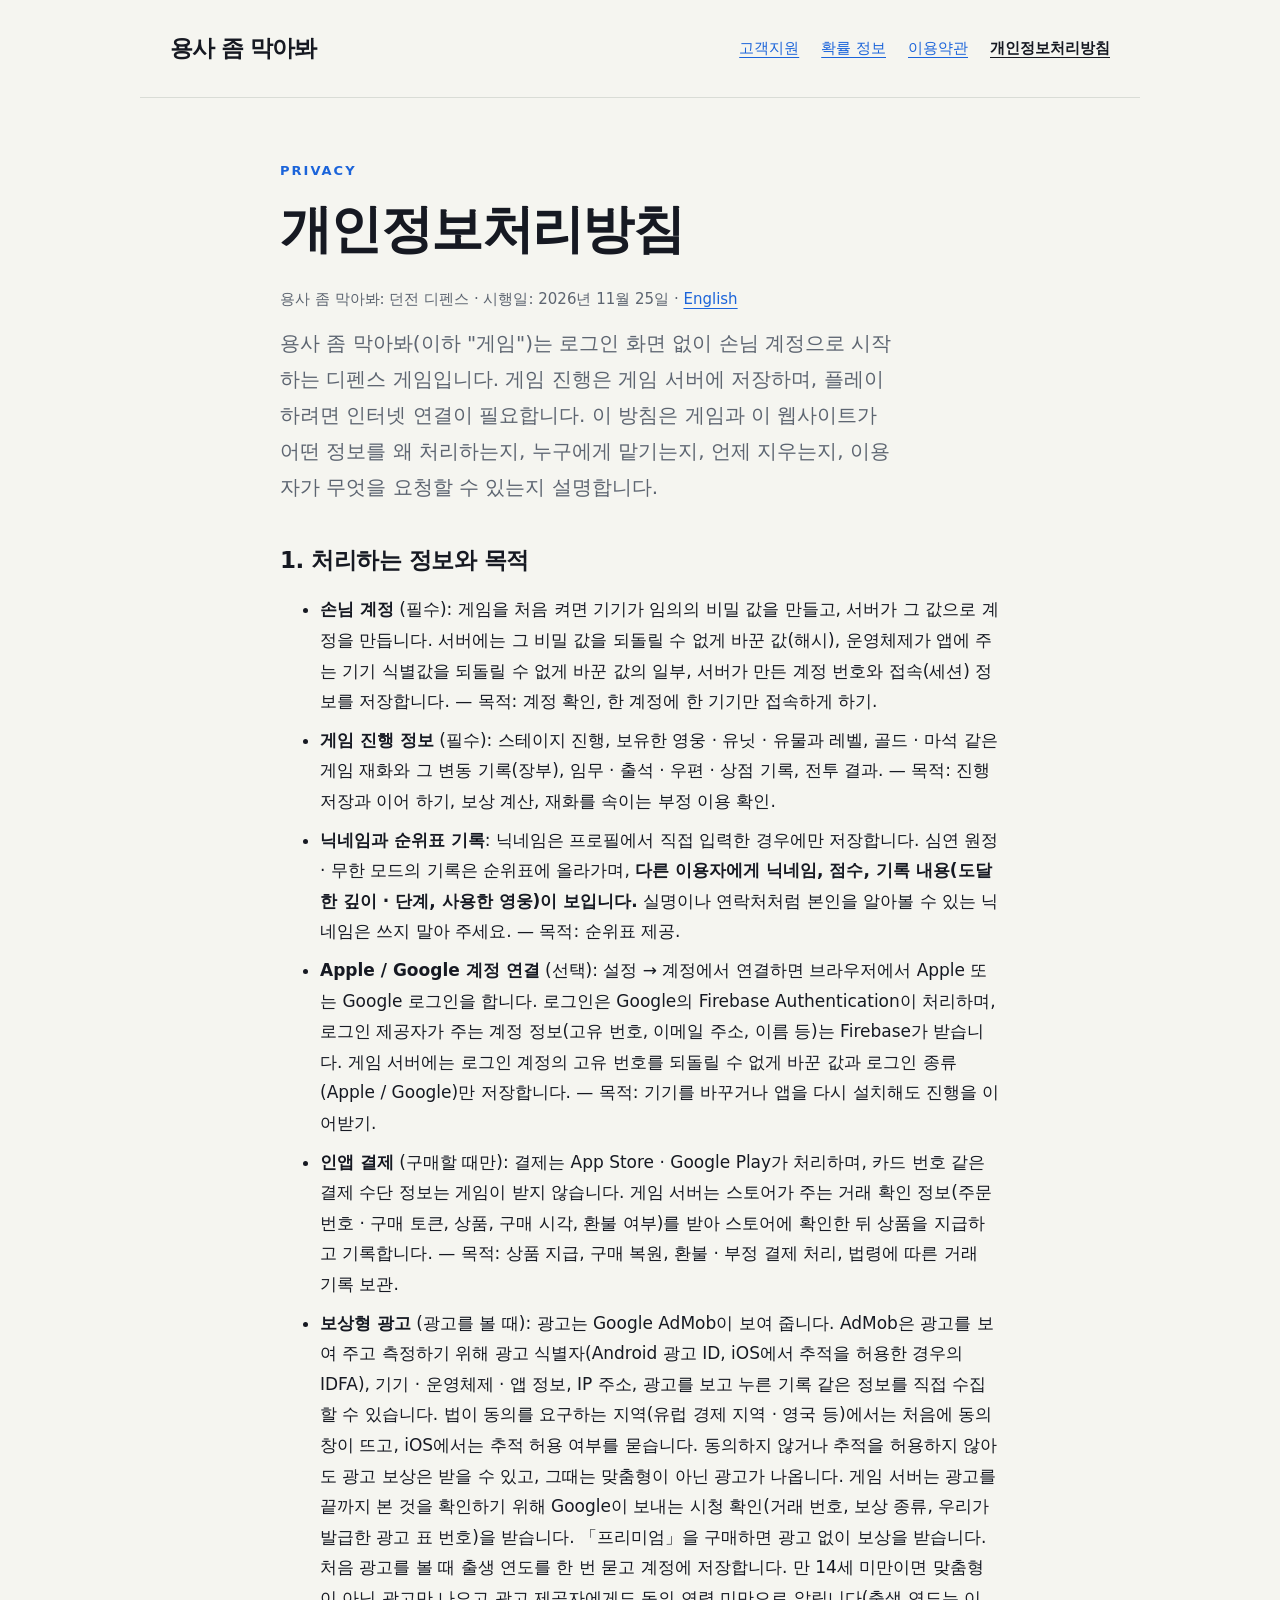
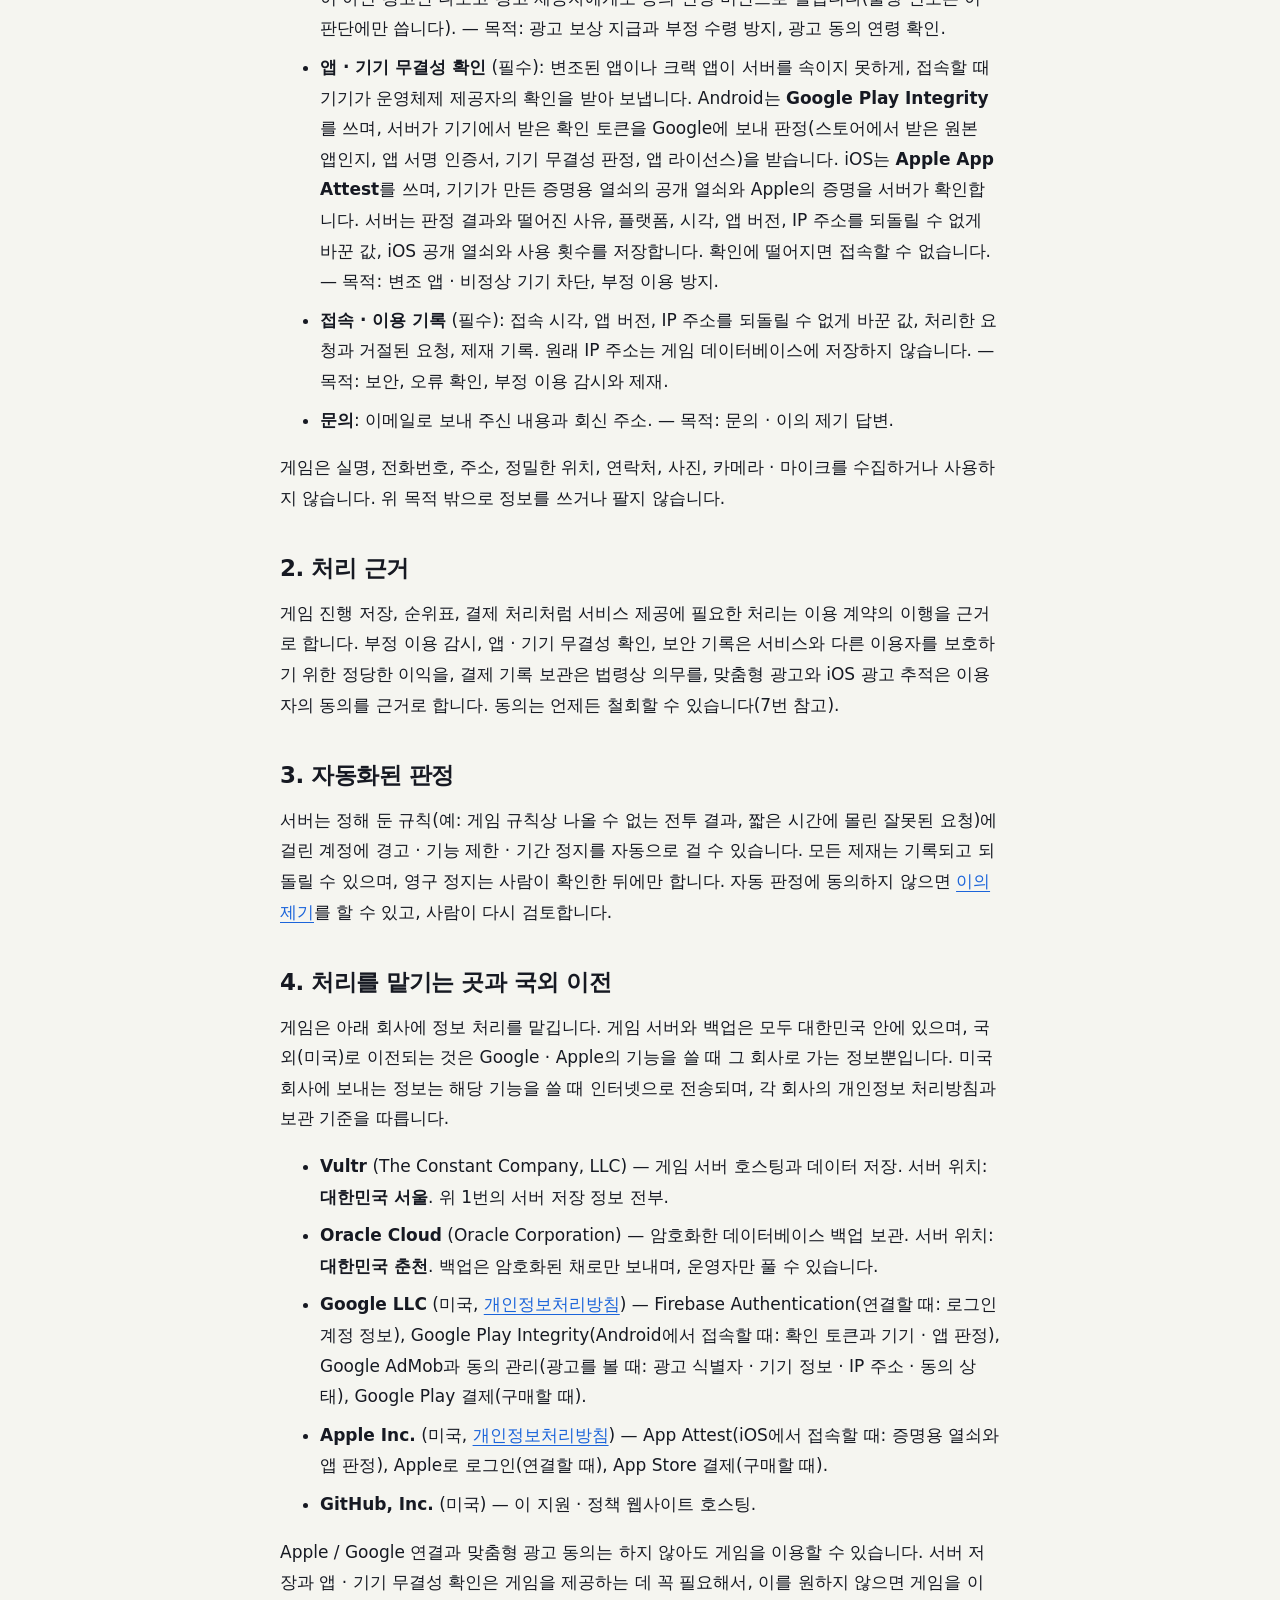
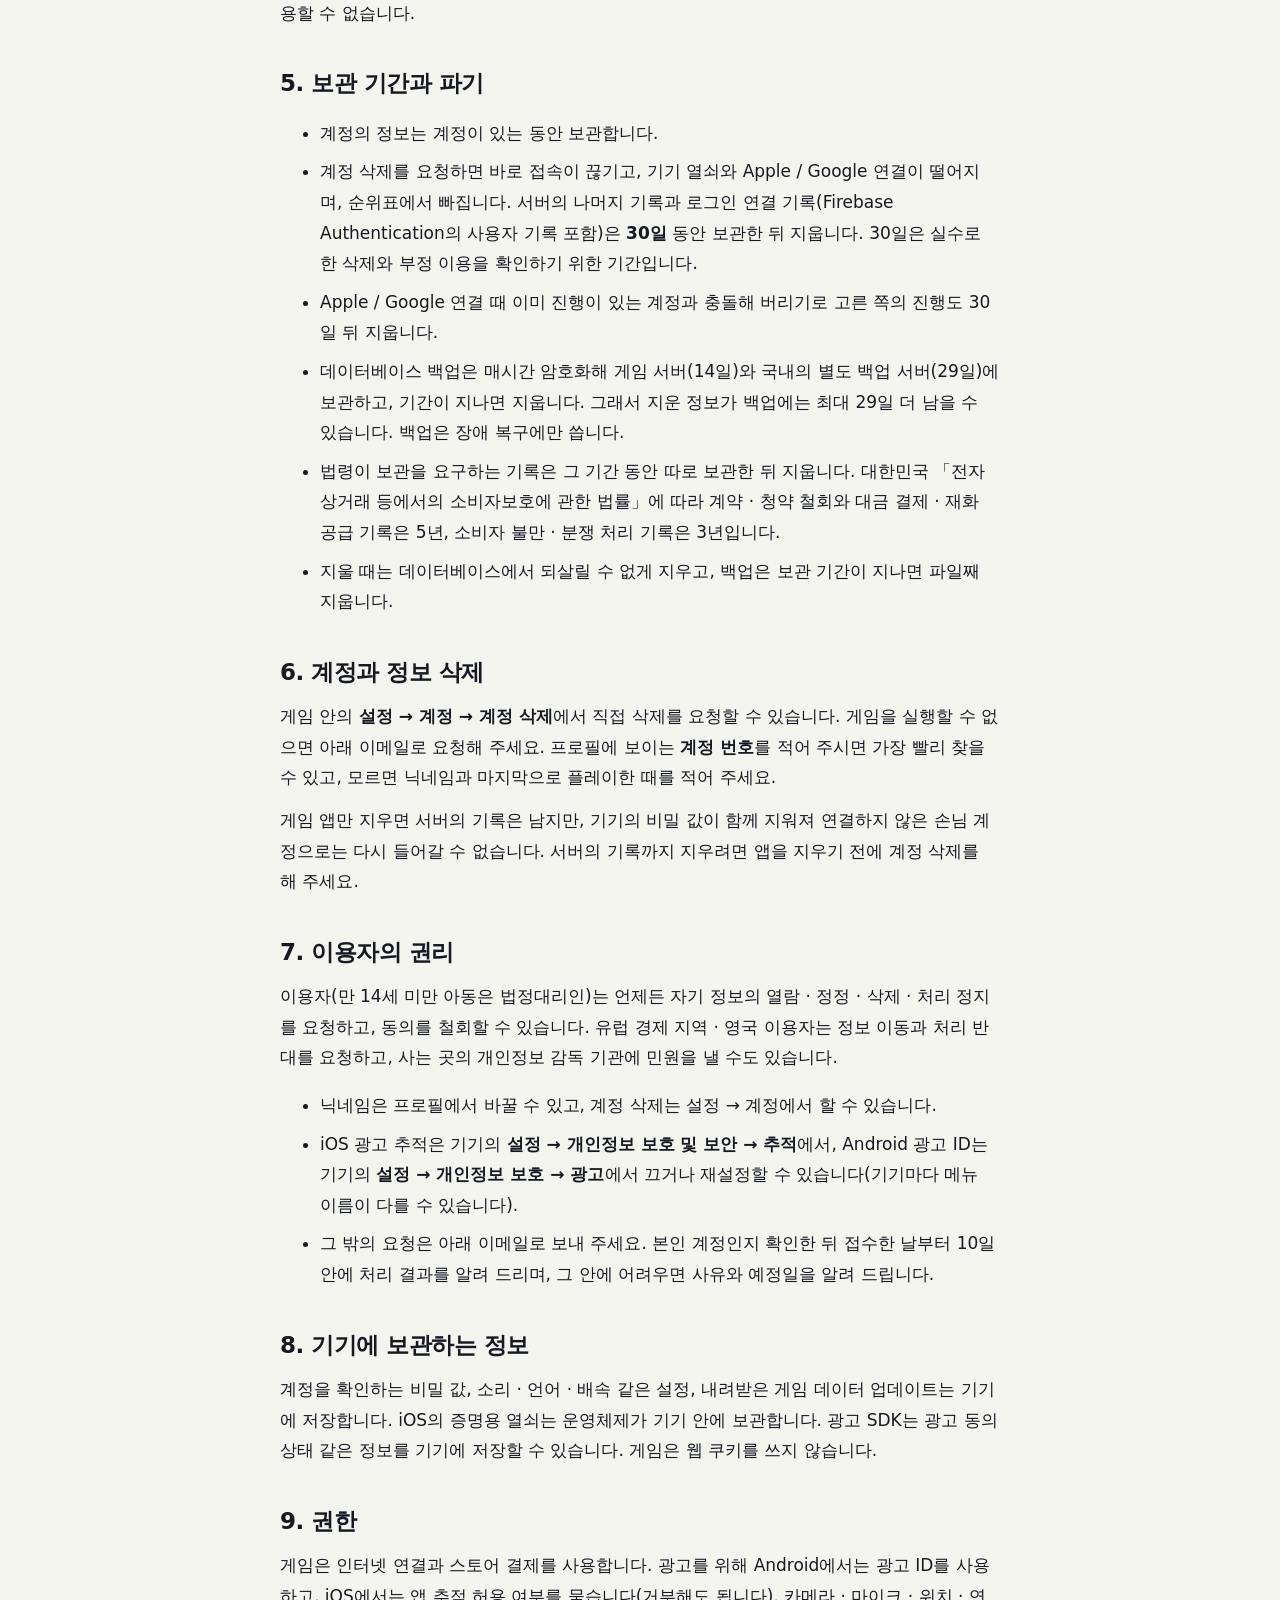
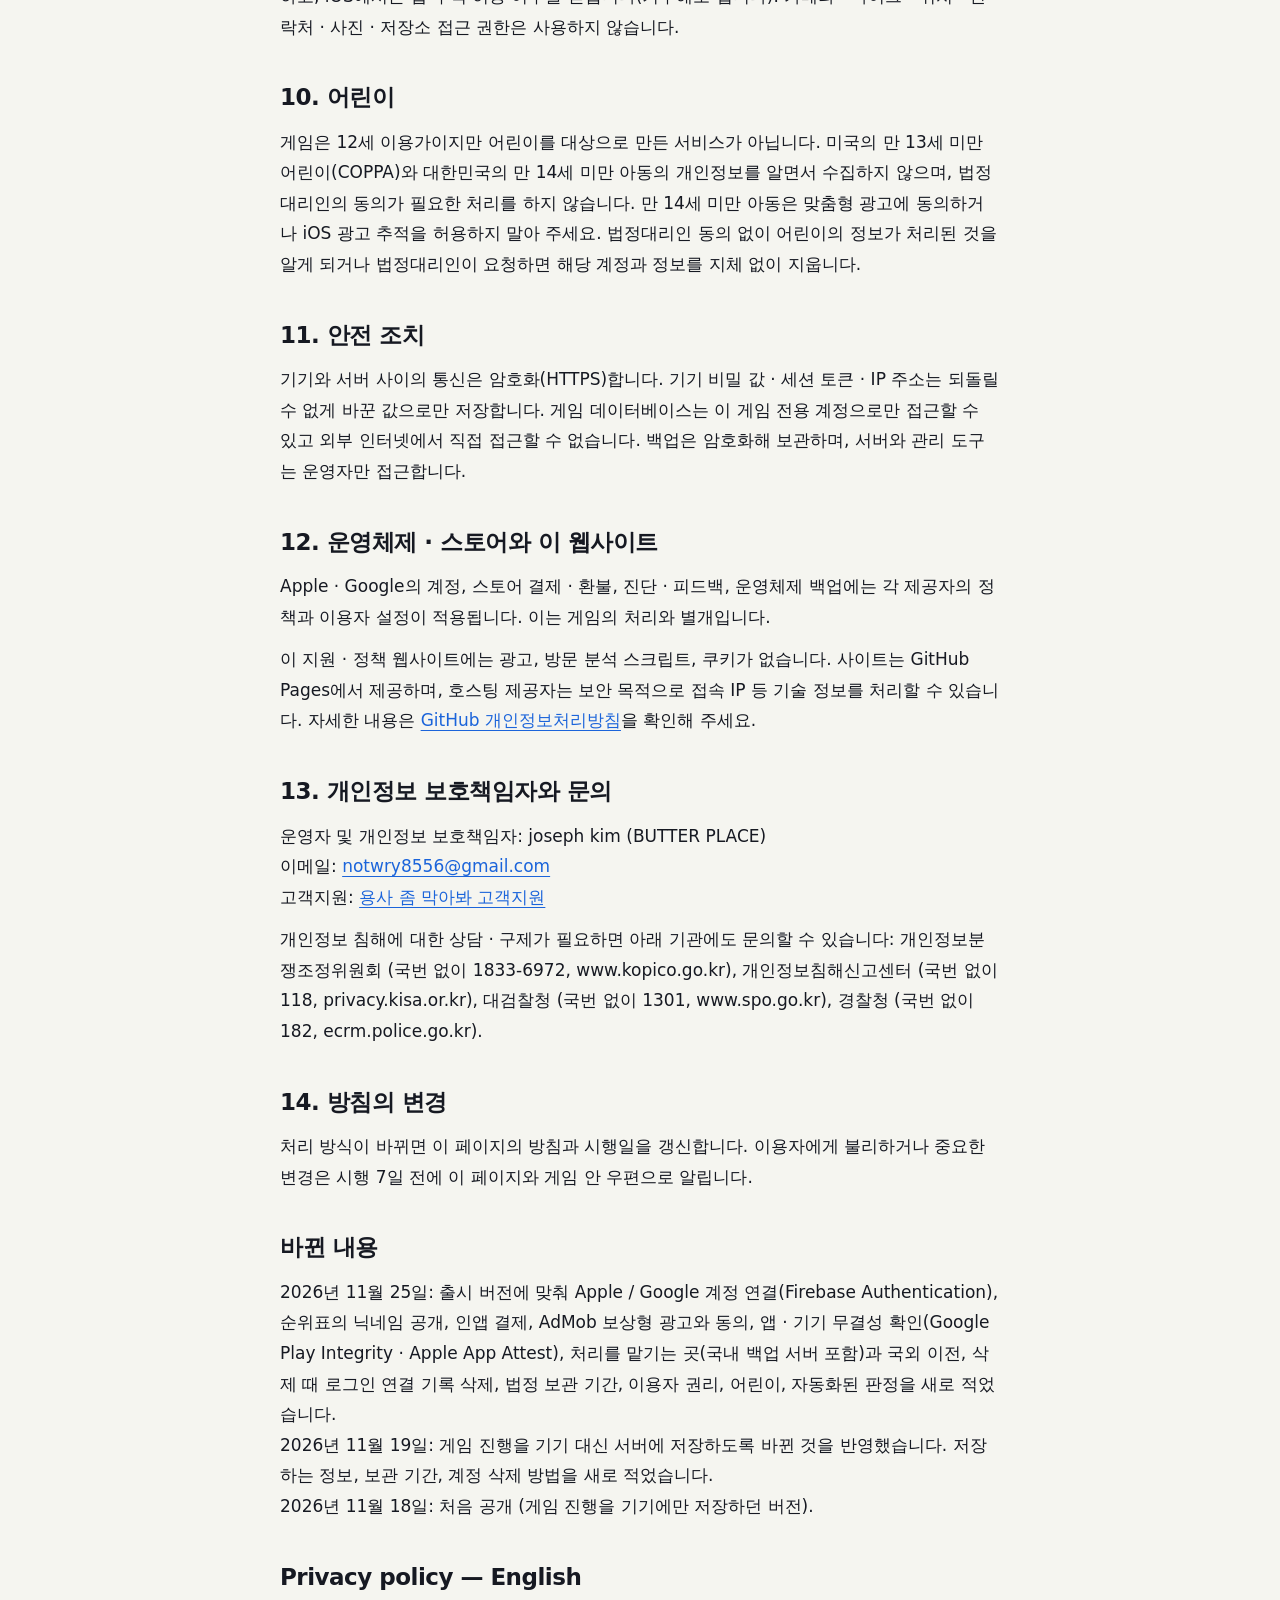
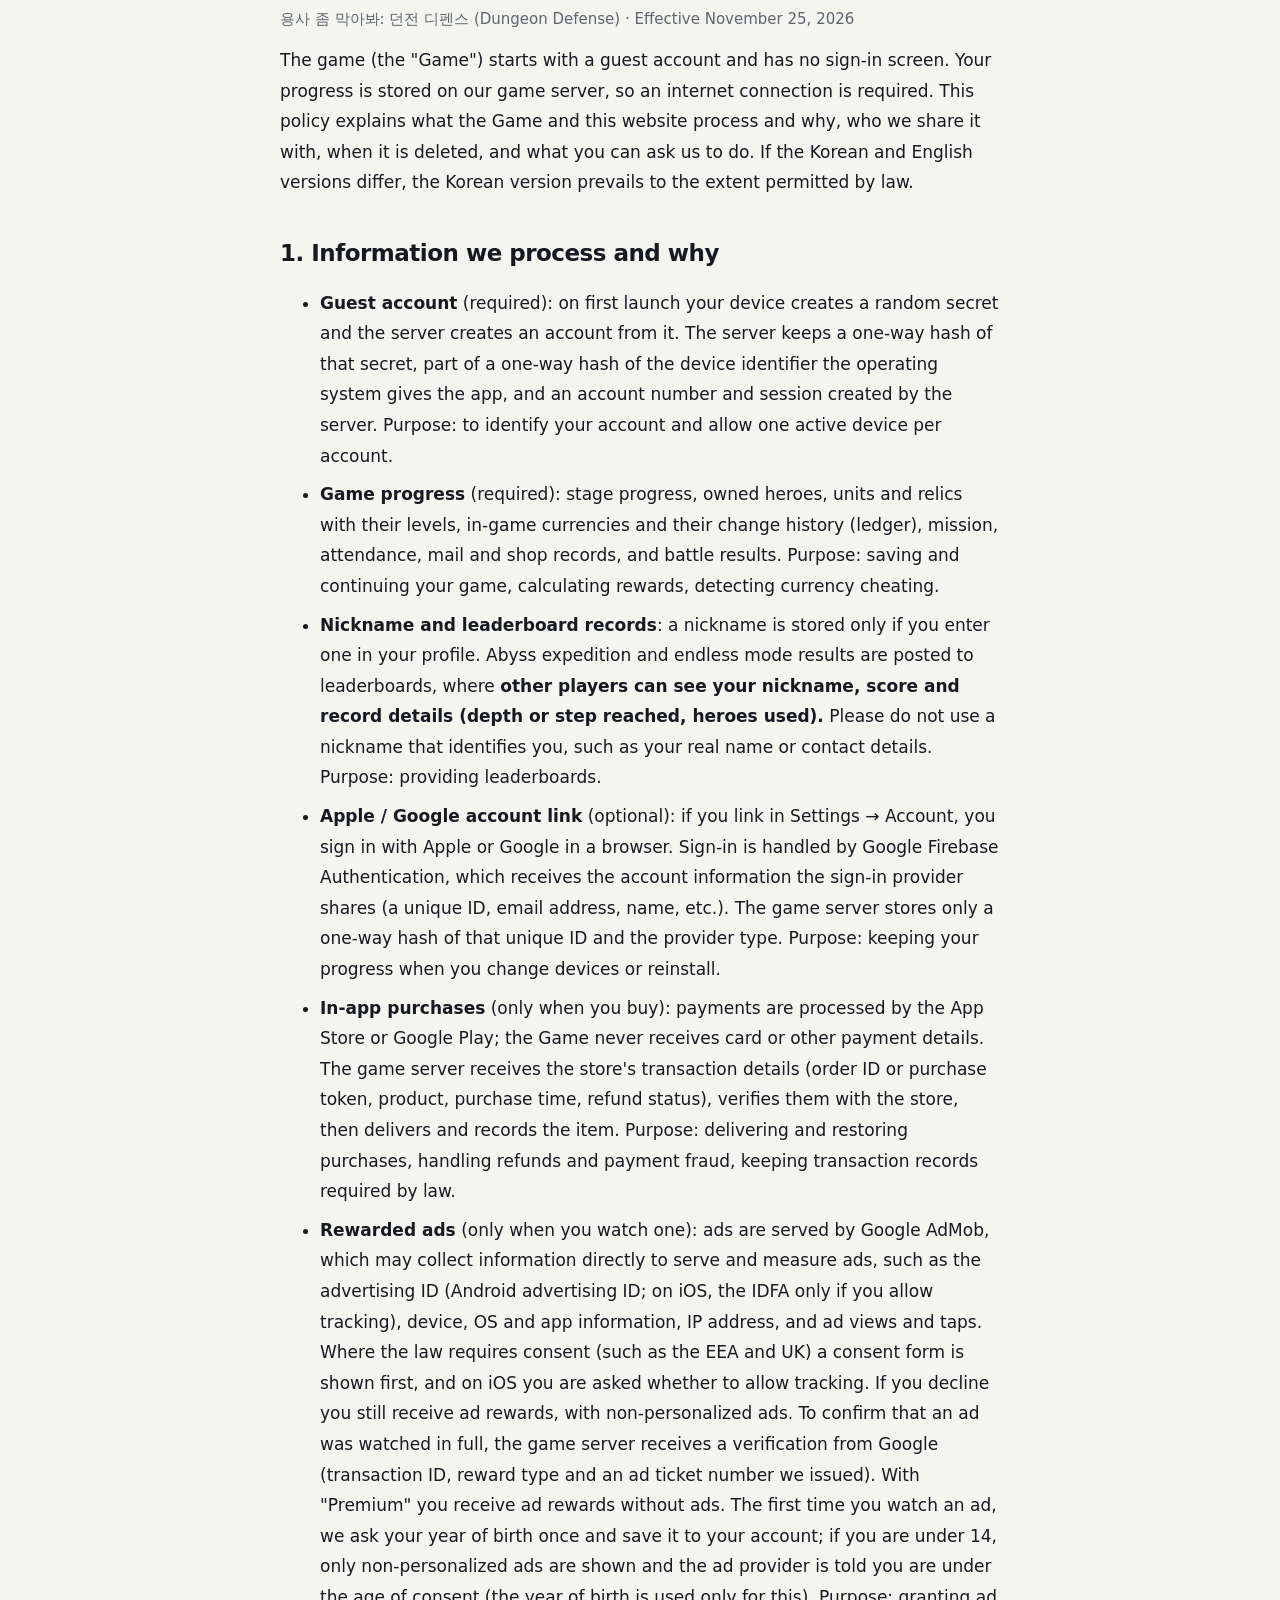
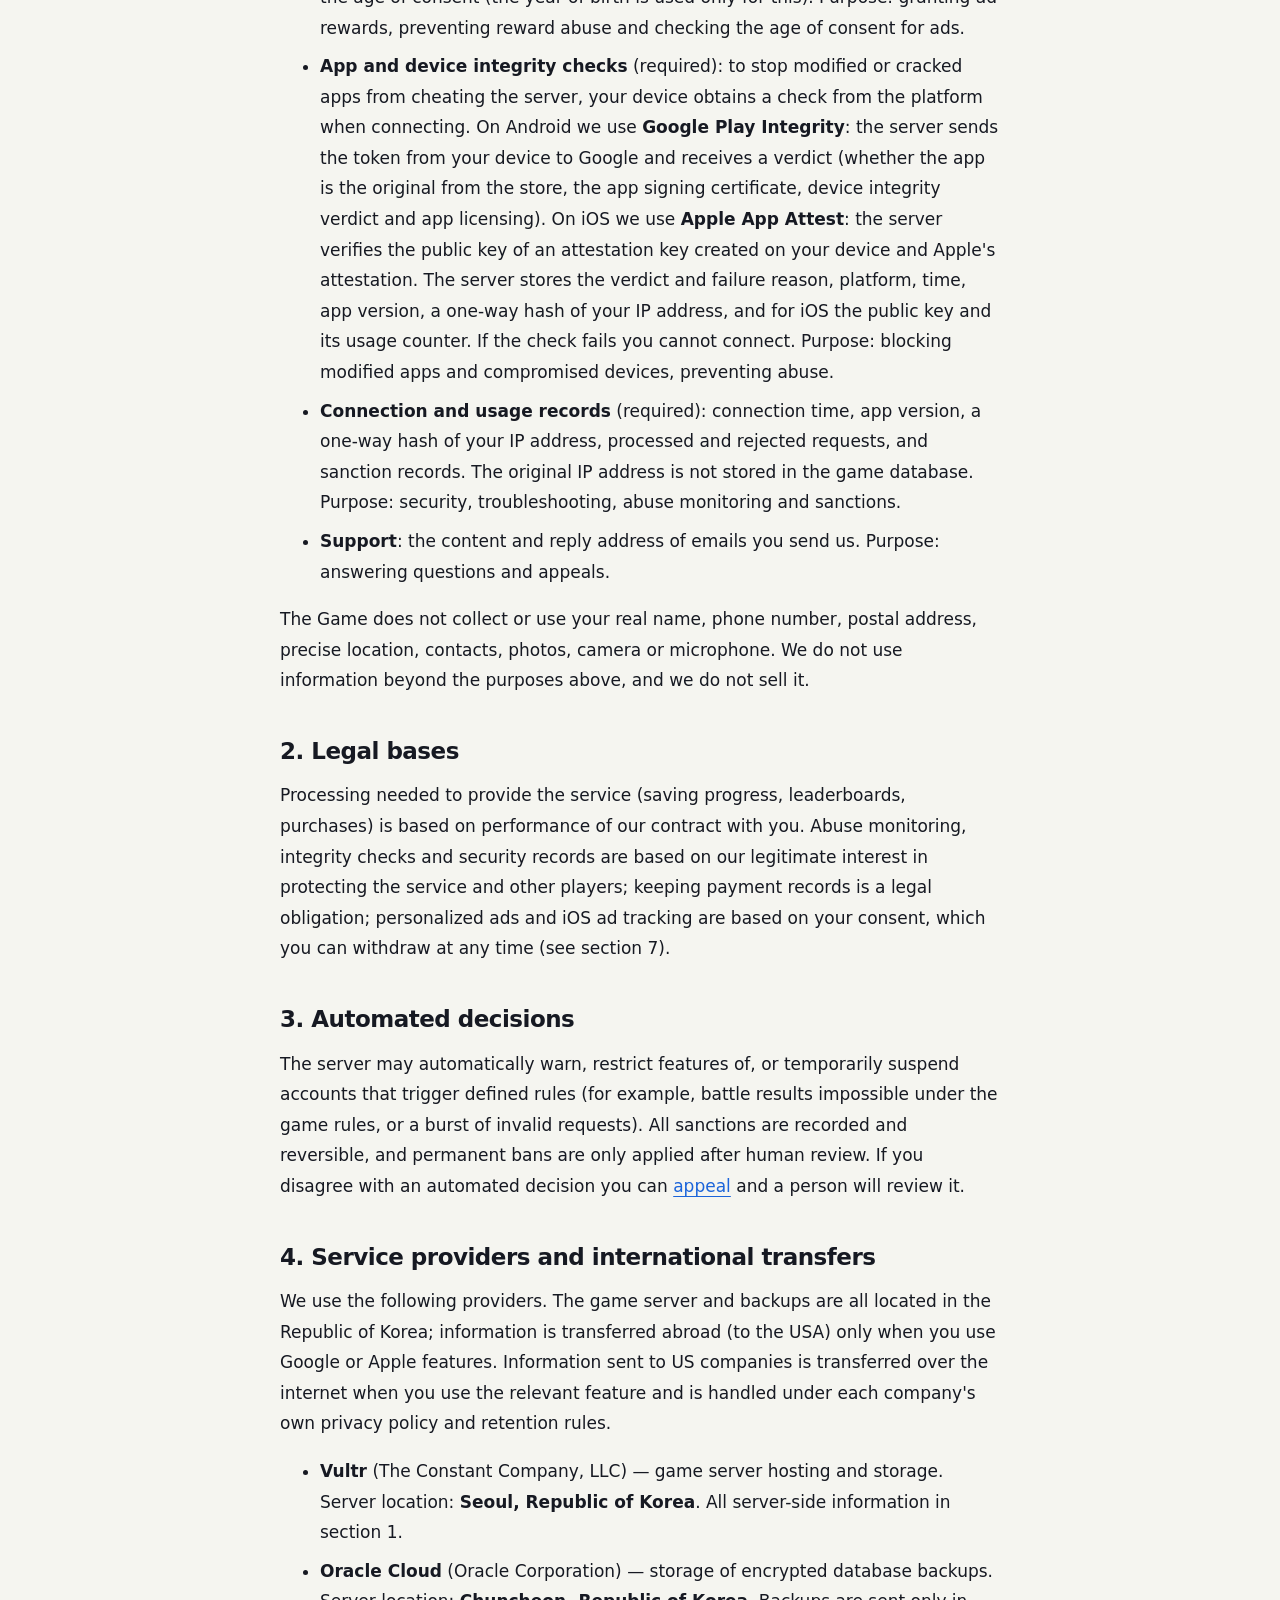
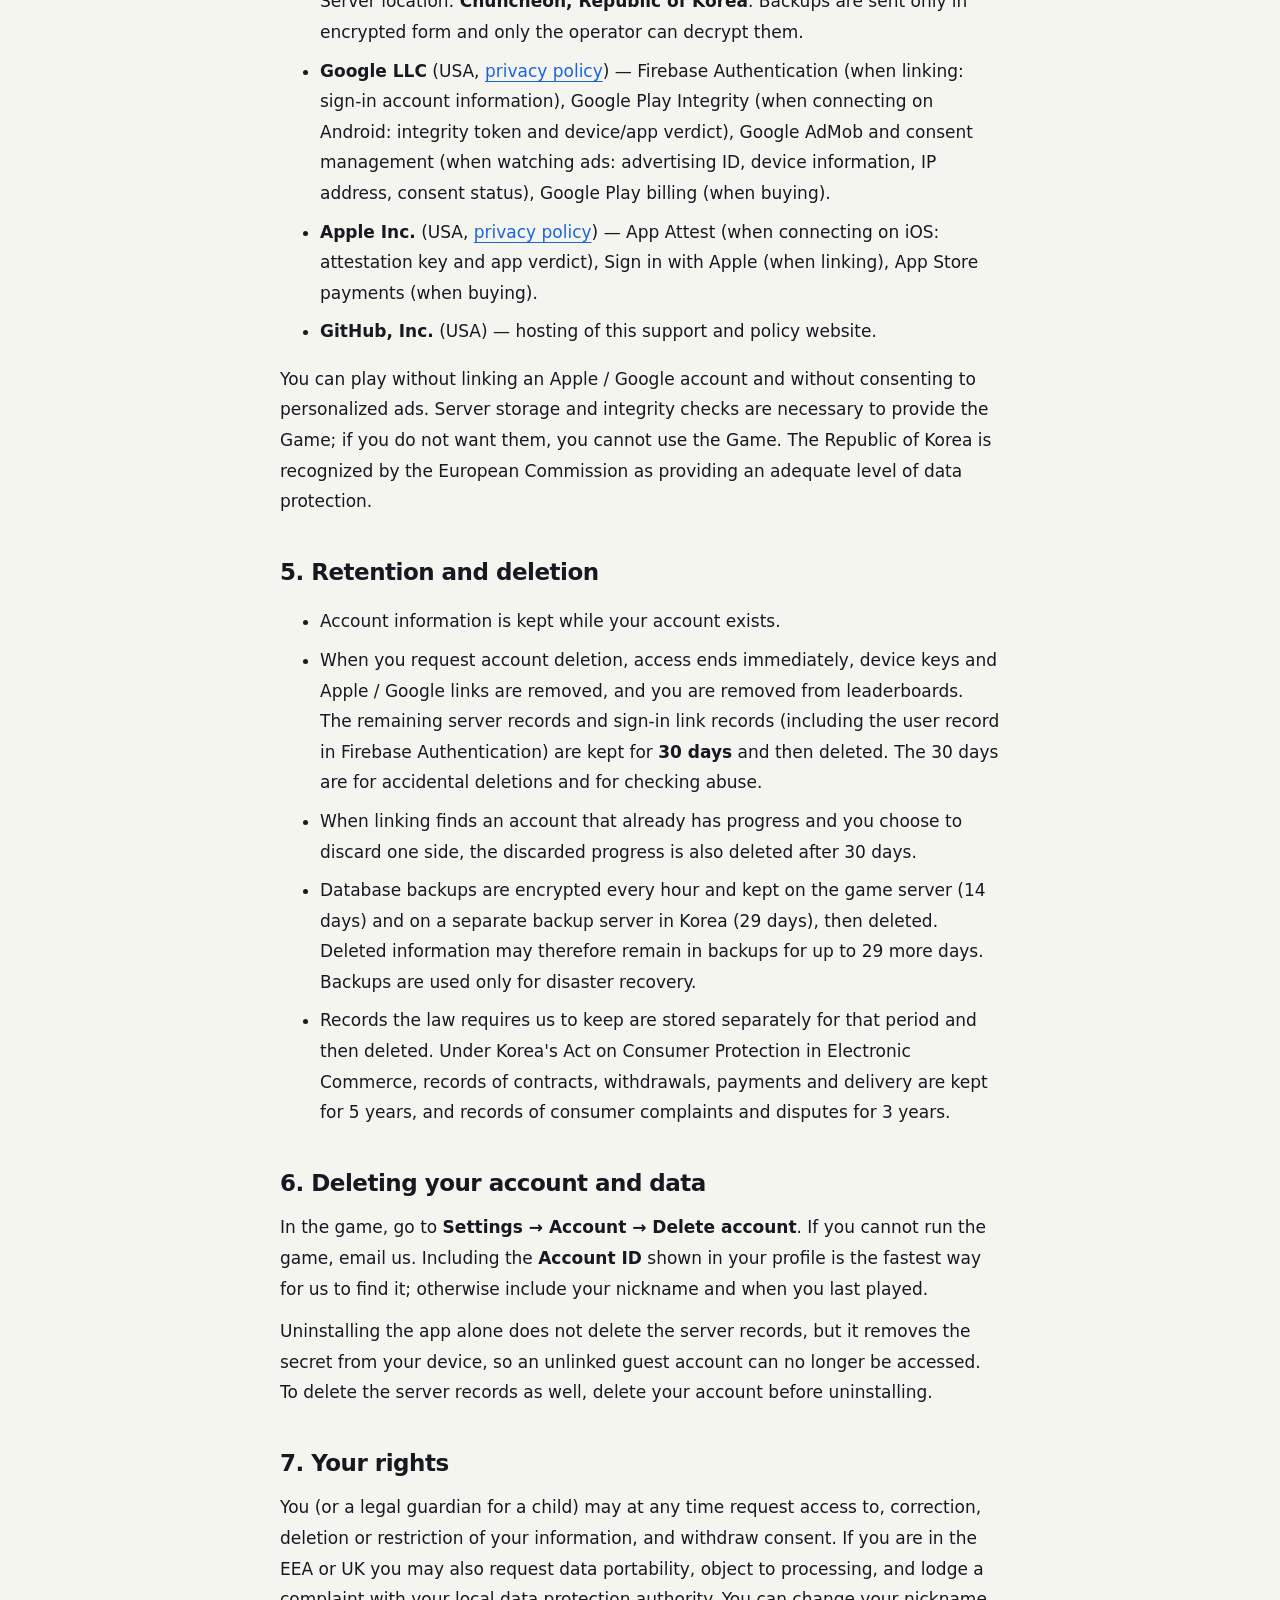
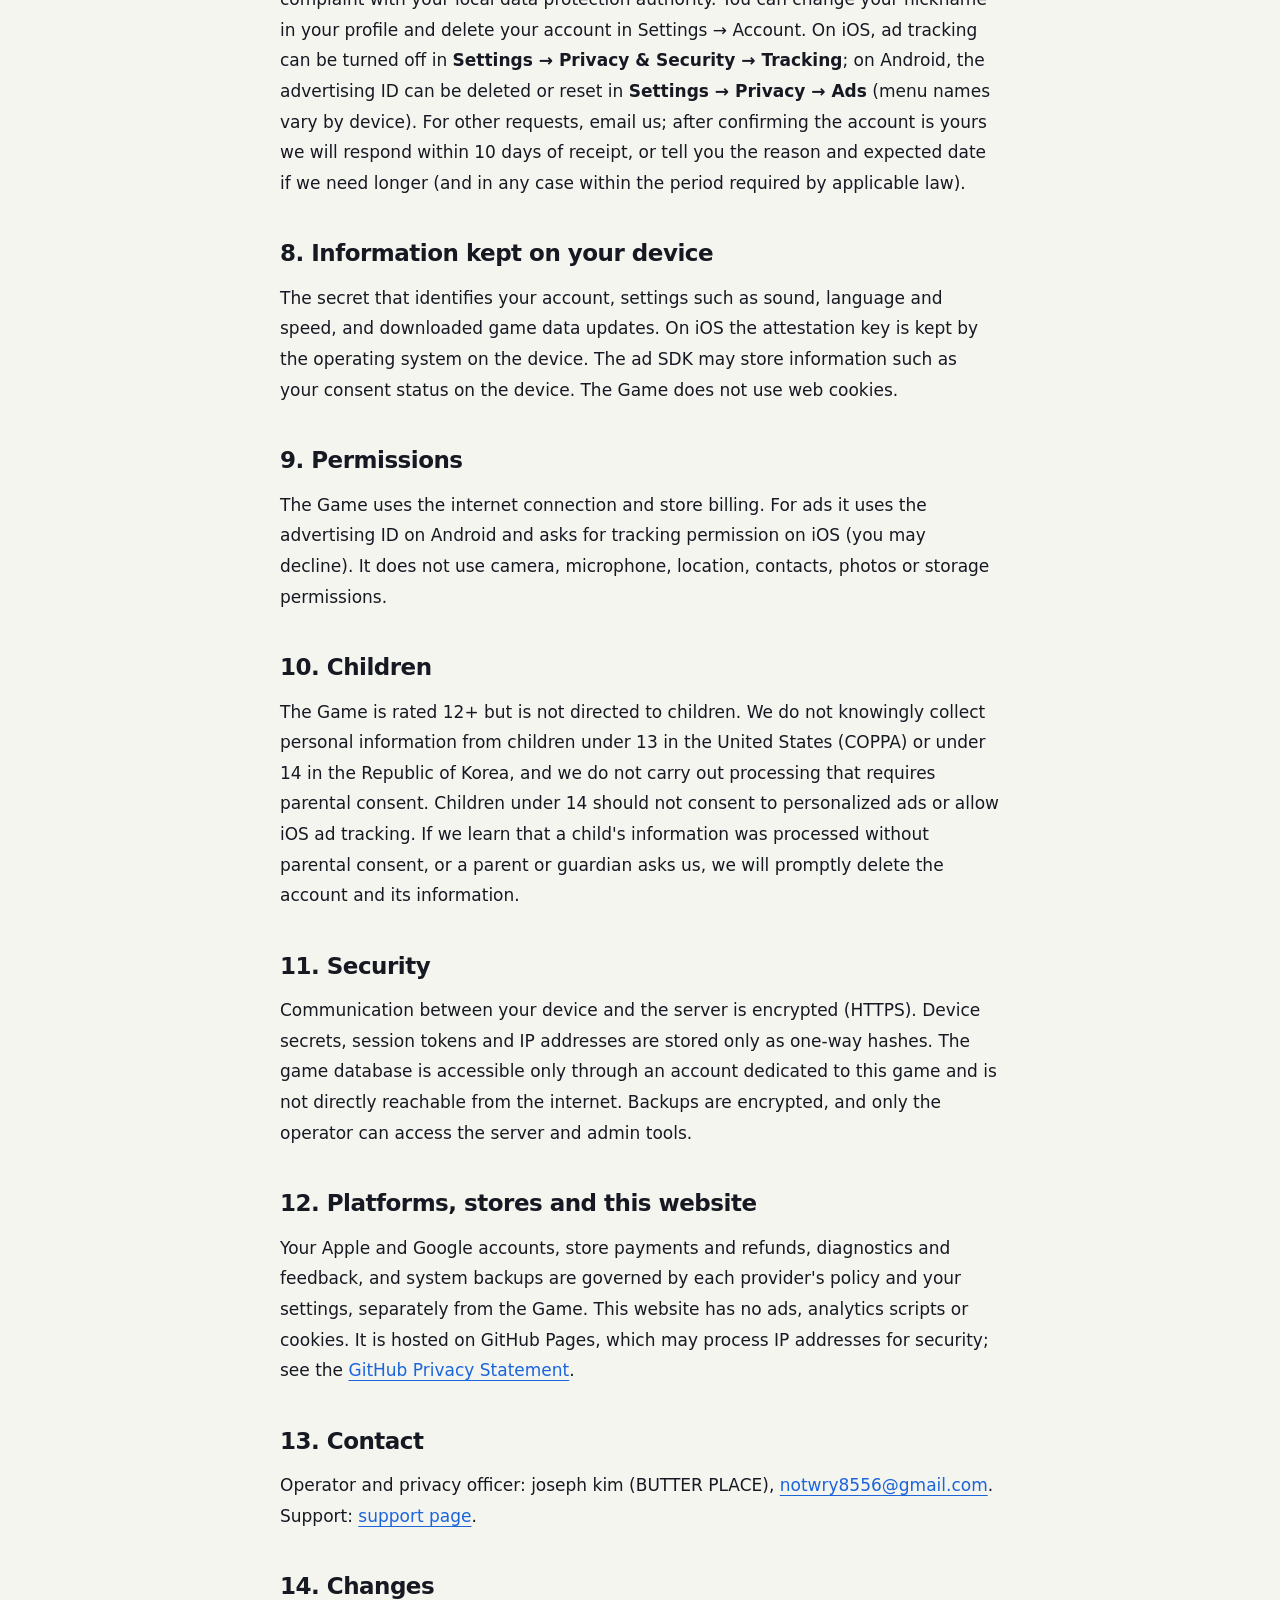
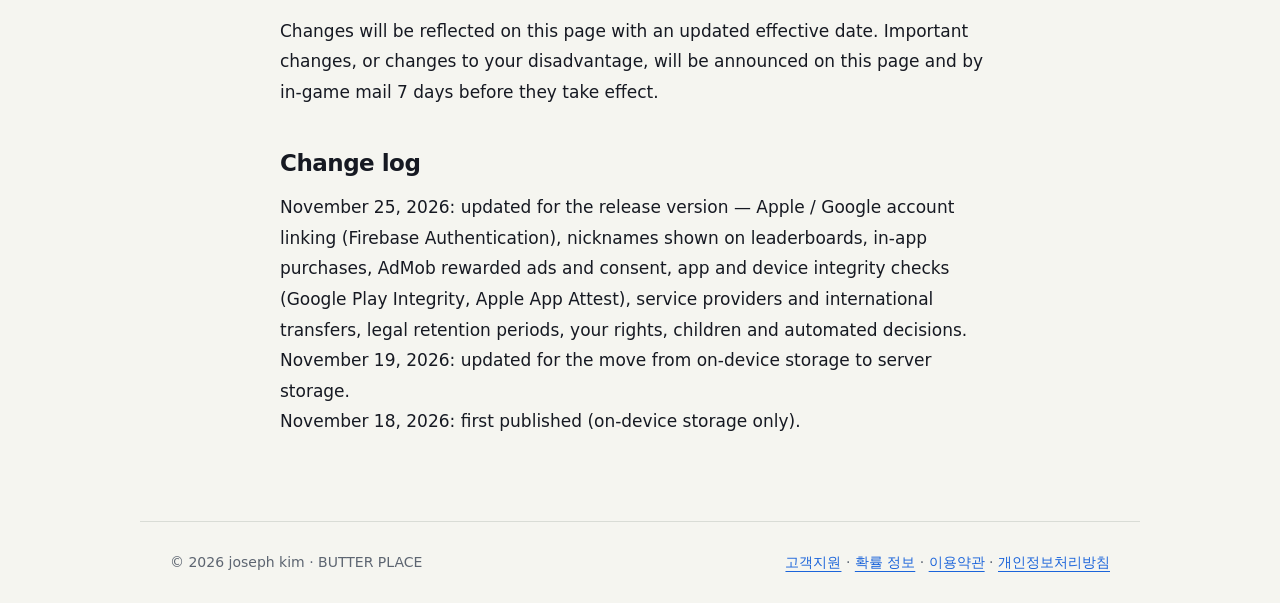
<file: privacy/index.html>
<!doctype html>
<html lang="ko"><head><meta charset="utf-8"><meta name="viewport" content="width=device-width,initial-scale=1"><meta name="description" content="용사 좀 막아봐: 던전 디펜스 개인정보처리방침. 처리하는 정보, 목적, 위탁 · 국외 이전, 보관 기간, 계정 삭제와 이용자 권리, 문의 연락처 안내."><title>개인정보처리방침 · 용사 좀 막아봐</title><link rel="stylesheet" href="../style.css"></head><body>
<header><a href="../" aria-label="용사 좀 막아봐 홈">용사 좀 막아봐</a><nav aria-label="주요 메뉴"><a href="../support/">고객지원</a><a href="../odds/">확률 정보</a><a href="../terms/">이용약관</a><a href="../privacy/" aria-current="page">개인정보처리방침</a></nav></header>
<main class="prose"><span class="eyebrow">PRIVACY</span><h1>개인정보처리방침</h1><p class="date">용사 좀 막아봐: 던전 디펜스 · 시행일: 2026년 11월 25일 · <a href="#english">English</a></p><p class="lead">용사 좀 막아봐(이하 "게임")는 로그인 화면 없이 손님 계정으로 시작하는 디펜스 게임입니다. 게임 진행은 게임 서버에 저장하며, 플레이하려면 인터넷 연결이 필요합니다. 이 방침은 게임과 이 웹사이트가 어떤 정보를 왜 처리하는지, 누구에게 맡기는지, 언제 지우는지, 이용자가 무엇을 요청할 수 있는지 설명합니다.</p>

<h2>1. 처리하는 정보와 목적</h2>
<ul>
<li><strong>손님 계정</strong> (필수): 게임을 처음 켜면 기기가 임의의 비밀 값을 만들고, 서버가 그 값으로 계정을 만듭니다. 서버에는 그 비밀 값을 되돌릴 수 없게 바꾼 값(해시), 운영체제가 앱에 주는 기기 식별값을 되돌릴 수 없게 바꾼 값의 일부, 서버가 만든 계정 번호와 접속(세션) 정보를 저장합니다. — 목적: 계정 확인, 한 계정에 한 기기만 접속하게 하기.</li>
<li><strong>게임 진행 정보</strong> (필수): 스테이지 진행, 보유한 영웅 · 유닛 · 유물과 레벨, 골드 · 마석 같은 게임 재화와 그 변동 기록(장부), 임무 · 출석 · 우편 · 상점 기록, 전투 결과. — 목적: 진행 저장과 이어 하기, 보상 계산, 재화를 속이는 부정 이용 확인.</li>
<li><strong>닉네임과 순위표 기록</strong>: 닉네임은 프로필에서 직접 입력한 경우에만 저장합니다. 심연 원정 · 무한 모드의 기록은 순위표에 올라가며, <strong>다른 이용자에게 닉네임, 점수, 기록 내용(도달한 깊이 · 단계, 사용한 영웅)이 보입니다.</strong> 실명이나 연락처처럼 본인을 알아볼 수 있는 닉네임은 쓰지 말아 주세요. — 목적: 순위표 제공.</li>
<li><strong>Apple / Google 계정 연결</strong> (선택): 설정 → 계정에서 연결하면 브라우저에서 Apple 또는 Google 로그인을 합니다. 로그인은 Google의 Firebase Authentication이 처리하며, 로그인 제공자가 주는 계정 정보(고유 번호, 이메일 주소, 이름 등)는 Firebase가 받습니다. 게임 서버에는 로그인 계정의 고유 번호를 되돌릴 수 없게 바꾼 값과 로그인 종류(Apple / Google)만 저장합니다. — 목적: 기기를 바꾸거나 앱을 다시 설치해도 진행을 이어받기.</li>
<li><strong>인앱 결제</strong> (구매할 때만): 결제는 App Store · Google Play가 처리하며, 카드 번호 같은 결제 수단 정보는 게임이 받지 않습니다. 게임 서버는 스토어가 주는 거래 확인 정보(주문 번호 · 구매 토큰, 상품, 구매 시각, 환불 여부)를 받아 스토어에 확인한 뒤 상품을 지급하고 기록합니다. — 목적: 상품 지급, 구매 복원, 환불 · 부정 결제 처리, 법령에 따른 거래 기록 보관.</li>
<li><strong>보상형 광고</strong> (광고를 볼 때): 광고는 Google AdMob이 보여 줍니다. AdMob은 광고를 보여 주고 측정하기 위해 광고 식별자(Android 광고 ID, iOS에서 추적을 허용한 경우의 IDFA), 기기 · 운영체제 · 앱 정보, IP 주소, 광고를 보고 누른 기록 같은 정보를 직접 수집할 수 있습니다. 법이 동의를 요구하는 지역(유럽 경제 지역 · 영국 등)에서는 처음에 동의 창이 뜨고, iOS에서는 추적 허용 여부를 묻습니다. 동의하지 않거나 추적을 허용하지 않아도 광고 보상은 받을 수 있고, 그때는 맞춤형이 아닌 광고가 나옵니다. 게임 서버는 광고를 끝까지 본 것을 확인하기 위해 Google이 보내는 시청 확인(거래 번호, 보상 종류, 우리가 발급한 광고 표 번호)을 받습니다. 「프리미엄」을 구매하면 광고 없이 보상을 받습니다. 처음 광고를 볼 때 출생 연도를 한 번 묻고 계정에 저장합니다. 만 14세 미만이면 맞춤형이 아닌 광고만 나오고 광고 제공자에게도 동의 연령 미만으로 알립니다(출생 연도는 이 판단에만 씁니다). — 목적: 광고 보상 지급과 부정 수령 방지, 광고 동의 연령 확인.</li>
<li><strong>앱 · 기기 무결성 확인</strong> (필수): 변조된 앱이나 크랙 앱이 서버를 속이지 못하게, 접속할 때 기기가 운영체제 제공자의 확인을 받아 보냅니다. Android는 <strong>Google Play Integrity</strong>를 쓰며, 서버가 기기에서 받은 확인 토큰을 Google에 보내 판정(스토어에서 받은 원본 앱인지, 앱 서명 인증서, 기기 무결성 판정, 앱 라이선스)을 받습니다. iOS는 <strong>Apple App Attest</strong>를 쓰며, 기기가 만든 증명용 열쇠의 공개 열쇠와 Apple의 증명을 서버가 확인합니다. 서버는 판정 결과와 떨어진 사유, 플랫폼, 시각, 앱 버전, IP 주소를 되돌릴 수 없게 바꾼 값, iOS 공개 열쇠와 사용 횟수를 저장합니다. 확인에 떨어지면 접속할 수 없습니다. — 목적: 변조 앱 · 비정상 기기 차단, 부정 이용 방지.</li>
<li><strong>접속 · 이용 기록</strong> (필수): 접속 시각, 앱 버전, IP 주소를 되돌릴 수 없게 바꾼 값, 처리한 요청과 거절된 요청, 제재 기록. 원래 IP 주소는 게임 데이터베이스에 저장하지 않습니다. — 목적: 보안, 오류 확인, 부정 이용 감시와 제재.</li>
<li><strong>문의</strong>: 이메일로 보내 주신 내용과 회신 주소. — 목적: 문의 · 이의 제기 답변.</li>
</ul>
<p>게임은 실명, 전화번호, 주소, 정밀한 위치, 연락처, 사진, 카메라 · 마이크를 수집하거나 사용하지 않습니다. 위 목적 밖으로 정보를 쓰거나 팔지 않습니다.</p>

<h2>2. 처리 근거</h2><p>게임 진행 저장, 순위표, 결제 처리처럼 서비스 제공에 필요한 처리는 이용 계약의 이행을 근거로 합니다. 부정 이용 감시, 앱 · 기기 무결성 확인, 보안 기록은 서비스와 다른 이용자를 보호하기 위한 정당한 이익을, 결제 기록 보관은 법령상 의무를, 맞춤형 광고와 iOS 광고 추적은 이용자의 동의를 근거로 합니다. 동의는 언제든 철회할 수 있습니다(7번 참고).</p>

<h2>3. 자동화된 판정</h2><p>서버는 정해 둔 규칙(예: 게임 규칙상 나올 수 없는 전투 결과, 짧은 시간에 몰린 잘못된 요청)에 걸린 계정에 경고 · 기능 제한 · 기간 정지를 자동으로 걸 수 있습니다. 모든 제재는 기록되고 되돌릴 수 있으며, 영구 정지는 사람이 확인한 뒤에만 합니다. 자동 판정에 동의하지 않으면 <a href="../terms/#appeal">이의 제기</a>를 할 수 있고, 사람이 다시 검토합니다.</p>

<h2>4. 처리를 맡기는 곳과 국외 이전</h2><p>게임은 아래 회사에 정보 처리를 맡깁니다. 게임 서버와 백업은 모두 대한민국 안에 있으며, 국외(미국)로 이전되는 것은 Google · Apple의 기능을 쓸 때 그 회사로 가는 정보뿐입니다. 미국 회사에 보내는 정보는 해당 기능을 쓸 때 인터넷으로 전송되며, 각 회사의 개인정보 처리방침과 보관 기준을 따릅니다.</p>
<ul>
<li><strong>Vultr</strong> (The Constant Company, LLC) — 게임 서버 호스팅과 데이터 저장. 서버 위치: <strong>대한민국 서울</strong>. 위 1번의 서버 저장 정보 전부.</li>
<li><strong>Oracle Cloud</strong> (Oracle Corporation) — 암호화한 데이터베이스 백업 보관. 서버 위치: <strong>대한민국 춘천</strong>. 백업은 암호화된 채로만 보내며, 운영자만 풀 수 있습니다.</li>
<li><strong>Google LLC</strong> (미국, <a href="https://policies.google.com/privacy">개인정보처리방침</a>) — Firebase Authentication(연결할 때: 로그인 계정 정보), Google Play Integrity(Android에서 접속할 때: 확인 토큰과 기기 · 앱 판정), Google AdMob과 동의 관리(광고를 볼 때: 광고 식별자 · 기기 정보 · IP 주소 · 동의 상태), Google Play 결제(구매할 때).</li>
<li><strong>Apple Inc.</strong> (미국, <a href="https://www.apple.com/legal/privacy/">개인정보처리방침</a>) — App Attest(iOS에서 접속할 때: 증명용 열쇠와 앱 판정), Apple로 로그인(연결할 때), App Store 결제(구매할 때).</li>
<li><strong>GitHub, Inc.</strong> (미국) — 이 지원 · 정책 웹사이트 호스팅.</li>
</ul>
<p>Apple / Google 연결과 맞춤형 광고 동의는 하지 않아도 게임을 이용할 수 있습니다. 서버 저장과 앱 · 기기 무결성 확인은 게임을 제공하는 데 꼭 필요해서, 이를 원하지 않으면 게임을 이용할 수 없습니다.</p>

<h2>5. 보관 기간과 파기</h2>
<ul>
<li>계정의 정보는 계정이 있는 동안 보관합니다.</li>
<li>계정 삭제를 요청하면 바로 접속이 끊기고, 기기 열쇠와 Apple / Google 연결이 떨어지며, 순위표에서 빠집니다. 서버의 나머지 기록과 로그인 연결 기록(Firebase Authentication의 사용자 기록 포함)은 <strong>30일</strong> 동안 보관한 뒤 지웁니다. 30일은 실수로 한 삭제와 부정 이용을 확인하기 위한 기간입니다.</li>
<li>Apple / Google 연결 때 이미 진행이 있는 계정과 충돌해 버리기로 고른 쪽의 진행도 30일 뒤 지웁니다.</li>
<li>데이터베이스 백업은 매시간 암호화해 게임 서버(14일)와 국내의 별도 백업 서버(29일)에 보관하고, 기간이 지나면 지웁니다. 그래서 지운 정보가 백업에는 최대 29일 더 남을 수 있습니다. 백업은 장애 복구에만 씁니다.</li>
<li>법령이 보관을 요구하는 기록은 그 기간 동안 따로 보관한 뒤 지웁니다. 대한민국 「전자상거래 등에서의 소비자보호에 관한 법률」에 따라 계약 · 청약 철회와 대금 결제 · 재화 공급 기록은 5년, 소비자 불만 · 분쟁 처리 기록은 3년입니다.</li>
<li>지울 때는 데이터베이스에서 되살릴 수 없게 지우고, 백업은 보관 기간이 지나면 파일째 지웁니다.</li>
</ul>

<h2 id="delete">6. 계정과 정보 삭제</h2><p>게임 안의 <strong>설정 → 계정 → 계정 삭제</strong>에서 직접 삭제를 요청할 수 있습니다. 게임을 실행할 수 없으면 아래 이메일로 요청해 주세요. 프로필에 보이는 <strong>계정 번호</strong>를 적어 주시면 가장 빨리 찾을 수 있고, 모르면 닉네임과 마지막으로 플레이한 때를 적어 주세요.</p><p>게임 앱만 지우면 서버의 기록은 남지만, 기기의 비밀 값이 함께 지워져 연결하지 않은 손님 계정으로는 다시 들어갈 수 없습니다. 서버의 기록까지 지우려면 앱을 지우기 전에 계정 삭제를 해 주세요.</p>

<h2>7. 이용자의 권리</h2><p>이용자(만 14세 미만 아동은 법정대리인)는 언제든 자기 정보의 열람 · 정정 · 삭제 · 처리 정지를 요청하고, 동의를 철회할 수 있습니다. 유럽 경제 지역 · 영국 이용자는 정보 이동과 처리 반대를 요청하고, 사는 곳의 개인정보 감독 기관에 민원을 낼 수도 있습니다.</p>
<ul>
<li>닉네임은 프로필에서 바꿀 수 있고, 계정 삭제는 설정 → 계정에서 할 수 있습니다.</li>
<li>iOS 광고 추적은 기기의 <strong>설정 → 개인정보 보호 및 보안 → 추적</strong>에서, Android 광고 ID는 기기의 <strong>설정 → 개인정보 보호 → 광고</strong>에서 끄거나 재설정할 수 있습니다(기기마다 메뉴 이름이 다를 수 있습니다).</li>
<li>그 밖의 요청은 아래 이메일로 보내 주세요. 본인 계정인지 확인한 뒤 접수한 날부터 10일 안에 처리 결과를 알려 드리며, 그 안에 어려우면 사유와 예정일을 알려 드립니다.</li>
</ul>

<h2>8. 기기에 보관하는 정보</h2><p>계정을 확인하는 비밀 값, 소리 · 언어 · 배속 같은 설정, 내려받은 게임 데이터 업데이트는 기기에 저장합니다. iOS의 증명용 열쇠는 운영체제가 기기 안에 보관합니다. 광고 SDK는 광고 동의 상태 같은 정보를 기기에 저장할 수 있습니다. 게임은 웹 쿠키를 쓰지 않습니다.</p>

<h2>9. 권한</h2><p>게임은 인터넷 연결과 스토어 결제를 사용합니다. 광고를 위해 Android에서는 광고 ID를 사용하고, iOS에서는 앱 추적 허용 여부를 묻습니다(거부해도 됩니다). 카메라 · 마이크 · 위치 · 연락처 · 사진 · 저장소 접근 권한은 사용하지 않습니다.</p>

<h2>10. 어린이</h2><p>게임은 12세 이용가이지만 어린이를 대상으로 만든 서비스가 아닙니다. 미국의 만 13세 미만 어린이(COPPA)와 대한민국의 만 14세 미만 아동의 개인정보를 알면서 수집하지 않으며, 법정대리인의 동의가 필요한 처리를 하지 않습니다. 만 14세 미만 아동은 맞춤형 광고에 동의하거나 iOS 광고 추적을 허용하지 말아 주세요. 법정대리인 동의 없이 어린이의 정보가 처리된 것을 알게 되거나 법정대리인이 요청하면 해당 계정과 정보를 지체 없이 지웁니다.</p>

<h2>11. 안전 조치</h2><p>기기와 서버 사이의 통신은 암호화(HTTPS)합니다. 기기 비밀 값 · 세션 토큰 · IP 주소는 되돌릴 수 없게 바꾼 값으로만 저장합니다. 게임 데이터베이스는 이 게임 전용 계정으로만 접근할 수 있고 외부 인터넷에서 직접 접근할 수 없습니다. 백업은 암호화해 보관하며, 서버와 관리 도구는 운영자만 접근합니다.</p>

<h2>12. 운영체제 · 스토어와 이 웹사이트</h2><p>Apple · Google의 계정, 스토어 결제 · 환불, 진단 · 피드백, 운영체제 백업에는 각 제공자의 정책과 이용자 설정이 적용됩니다. 이는 게임의 처리와 별개입니다.</p><p>이 지원 · 정책 웹사이트에는 광고, 방문 분석 스크립트, 쿠키가 없습니다. 사이트는 GitHub Pages에서 제공하며, 호스팅 제공자는 보안 목적으로 접속 IP 등 기술 정보를 처리할 수 있습니다. 자세한 내용은 <a href="https://docs.github.com/ko/site-policy/privacy-policies/github-general-privacy-statement">GitHub 개인정보처리방침</a>을 확인해 주세요.</p>

<h2>13. 개인정보 보호책임자와 문의</h2><p>운영자 및 개인정보 보호책임자: joseph kim (BUTTER PLACE)<br>이메일: <a href="mailto:notwry8556@gmail.com">notwry8556@gmail.com</a><br>고객지원: <a href="../support/">용사 좀 막아봐 고객지원</a></p><p>개인정보 침해에 대한 상담 · 구제가 필요하면 아래 기관에도 문의할 수 있습니다: 개인정보분쟁조정위원회 (국번 없이 1833-6972, www.kopico.go.kr), 개인정보침해신고센터 (국번 없이 118, privacy.kisa.or.kr), 대검찰청 (국번 없이 1301, www.spo.go.kr), 경찰청 (국번 없이 182, ecrm.police.go.kr).</p>

<h2>14. 방침의 변경</h2><p>처리 방식이 바뀌면 이 페이지의 방침과 시행일을 갱신합니다. 이용자에게 불리하거나 중요한 변경은 시행 7일 전에 이 페이지와 게임 안 우편으로 알립니다.</p>

<h2>바뀐 내용</h2><p>2026년 11월 25일: 출시 버전에 맞춰 Apple / Google 계정 연결(Firebase Authentication), 순위표의 닉네임 공개, 인앱 결제, AdMob 보상형 광고와 동의, 앱 · 기기 무결성 확인(Google Play Integrity · Apple App Attest), 처리를 맡기는 곳(국내 백업 서버 포함)과 국외 이전, 삭제 때 로그인 연결 기록 삭제, 법정 보관 기간, 이용자 권리, 어린이, 자동화된 판정을 새로 적었습니다.<br>2026년 11월 19일: 게임 진행을 기기 대신 서버에 저장하도록 바뀐 것을 반영했습니다. 저장하는 정보, 보관 기간, 계정 삭제 방법을 새로 적었습니다.<br>2026년 11월 18일: 처음 공개 (게임 진행을 기기에만 저장하던 버전).</p>

<section id="english" lang="en"><h2>Privacy policy — English</h2><p class="date">용사 좀 막아봐: 던전 디펜스 (Dungeon Defense) · Effective November 25, 2026</p><p>The game (the "Game") starts with a guest account and has no sign-in screen. Your progress is stored on our game server, so an internet connection is required. This policy explains what the Game and this website process and why, who we share it with, when it is deleted, and what you can ask us to do. If the Korean and English versions differ, the Korean version prevails to the extent permitted by law.</p>

<h2>1. Information we process and why</h2>
<ul>
<li><strong>Guest account</strong> (required): on first launch your device creates a random secret and the server creates an account from it. The server keeps a one-way hash of that secret, part of a one-way hash of the device identifier the operating system gives the app, and an account number and session created by the server. Purpose: to identify your account and allow one active device per account.</li>
<li><strong>Game progress</strong> (required): stage progress, owned heroes, units and relics with their levels, in-game currencies and their change history (ledger), mission, attendance, mail and shop records, and battle results. Purpose: saving and continuing your game, calculating rewards, detecting currency cheating.</li>
<li><strong>Nickname and leaderboard records</strong>: a nickname is stored only if you enter one in your profile. Abyss expedition and endless mode results are posted to leaderboards, where <strong>other players can see your nickname, score and record details (depth or step reached, heroes used).</strong> Please do not use a nickname that identifies you, such as your real name or contact details. Purpose: providing leaderboards.</li>
<li><strong>Apple / Google account link</strong> (optional): if you link in Settings → Account, you sign in with Apple or Google in a browser. Sign-in is handled by Google Firebase Authentication, which receives the account information the sign-in provider shares (a unique ID, email address, name, etc.). The game server stores only a one-way hash of that unique ID and the provider type. Purpose: keeping your progress when you change devices or reinstall.</li>
<li><strong>In-app purchases</strong> (only when you buy): payments are processed by the App Store or Google Play; the Game never receives card or other payment details. The game server receives the store's transaction details (order ID or purchase token, product, purchase time, refund status), verifies them with the store, then delivers and records the item. Purpose: delivering and restoring purchases, handling refunds and payment fraud, keeping transaction records required by law.</li>
<li><strong>Rewarded ads</strong> (only when you watch one): ads are served by Google AdMob, which may collect information directly to serve and measure ads, such as the advertising ID (Android advertising ID; on iOS, the IDFA only if you allow tracking), device, OS and app information, IP address, and ad views and taps. Where the law requires consent (such as the EEA and UK) a consent form is shown first, and on iOS you are asked whether to allow tracking. If you decline you still receive ad rewards, with non-personalized ads. To confirm that an ad was watched in full, the game server receives a verification from Google (transaction ID, reward type and an ad ticket number we issued). With "Premium" you receive ad rewards without ads. The first time you watch an ad, we ask your year of birth once and save it to your account; if you are under 14, only non-personalized ads are shown and the ad provider is told you are under the age of consent (the year of birth is used only for this). Purpose: granting ad rewards, preventing reward abuse and checking the age of consent for ads.</li>
<li><strong>App and device integrity checks</strong> (required): to stop modified or cracked apps from cheating the server, your device obtains a check from the platform when connecting. On Android we use <strong>Google Play Integrity</strong>: the server sends the token from your device to Google and receives a verdict (whether the app is the original from the store, the app signing certificate, device integrity verdict and app licensing). On iOS we use <strong>Apple App Attest</strong>: the server verifies the public key of an attestation key created on your device and Apple's attestation. The server stores the verdict and failure reason, platform, time, app version, a one-way hash of your IP address, and for iOS the public key and its usage counter. If the check fails you cannot connect. Purpose: blocking modified apps and compromised devices, preventing abuse.</li>
<li><strong>Connection and usage records</strong> (required): connection time, app version, a one-way hash of your IP address, processed and rejected requests, and sanction records. The original IP address is not stored in the game database. Purpose: security, troubleshooting, abuse monitoring and sanctions.</li>
<li><strong>Support</strong>: the content and reply address of emails you send us. Purpose: answering questions and appeals.</li>
</ul>
<p>The Game does not collect or use your real name, phone number, postal address, precise location, contacts, photos, camera or microphone. We do not use information beyond the purposes above, and we do not sell it.</p>

<h2>2. Legal bases</h2><p>Processing needed to provide the service (saving progress, leaderboards, purchases) is based on performance of our contract with you. Abuse monitoring, integrity checks and security records are based on our legitimate interest in protecting the service and other players; keeping payment records is a legal obligation; personalized ads and iOS ad tracking are based on your consent, which you can withdraw at any time (see section 7).</p>

<h2>3. Automated decisions</h2><p>The server may automatically warn, restrict features of, or temporarily suspend accounts that trigger defined rules (for example, battle results impossible under the game rules, or a burst of invalid requests). All sanctions are recorded and reversible, and permanent bans are only applied after human review. If you disagree with an automated decision you can <a href="../terms/#appeal-en">appeal</a> and a person will review it.</p>

<h2>4. Service providers and international transfers</h2><p>We use the following providers. The game server and backups are all located in the Republic of Korea; information is transferred abroad (to the USA) only when you use Google or Apple features. Information sent to US companies is transferred over the internet when you use the relevant feature and is handled under each company's own privacy policy and retention rules.</p>
<ul>
<li><strong>Vultr</strong> (The Constant Company, LLC) — game server hosting and storage. Server location: <strong>Seoul, Republic of Korea</strong>. All server-side information in section 1.</li>
<li><strong>Oracle Cloud</strong> (Oracle Corporation) — storage of encrypted database backups. Server location: <strong>Chuncheon, Republic of Korea</strong>. Backups are sent only in encrypted form and only the operator can decrypt them.</li>
<li><strong>Google LLC</strong> (USA, <a href="https://policies.google.com/privacy">privacy policy</a>) — Firebase Authentication (when linking: sign-in account information), Google Play Integrity (when connecting on Android: integrity token and device/app verdict), Google AdMob and consent management (when watching ads: advertising ID, device information, IP address, consent status), Google Play billing (when buying).</li>
<li><strong>Apple Inc.</strong> (USA, <a href="https://www.apple.com/legal/privacy/">privacy policy</a>) — App Attest (when connecting on iOS: attestation key and app verdict), Sign in with Apple (when linking), App Store payments (when buying).</li>
<li><strong>GitHub, Inc.</strong> (USA) — hosting of this support and policy website.</li>
</ul>
<p>You can play without linking an Apple / Google account and without consenting to personalized ads. Server storage and integrity checks are necessary to provide the Game; if you do not want them, you cannot use the Game. The Republic of Korea is recognized by the European Commission as providing an adequate level of data protection.</p>

<h2>5. Retention and deletion</h2>
<ul>
<li>Account information is kept while your account exists.</li>
<li>When you request account deletion, access ends immediately, device keys and Apple / Google links are removed, and you are removed from leaderboards. The remaining server records and sign-in link records (including the user record in Firebase Authentication) are kept for <strong>30 days</strong> and then deleted. The 30 days are for accidental deletions and for checking abuse.</li>
<li>When linking finds an account that already has progress and you choose to discard one side, the discarded progress is also deleted after 30 days.</li>
<li>Database backups are encrypted every hour and kept on the game server (14 days) and on a separate backup server in Korea (29 days), then deleted. Deleted information may therefore remain in backups for up to 29 more days. Backups are used only for disaster recovery.</li>
<li>Records the law requires us to keep are stored separately for that period and then deleted. Under Korea's Act on Consumer Protection in Electronic Commerce, records of contracts, withdrawals, payments and delivery are kept for 5 years, and records of consumer complaints and disputes for 3 years.</li>
</ul>

<h2 id="delete-en">6. Deleting your account and data</h2><p>In the game, go to <strong>Settings → Account → Delete account</strong>. If you cannot run the game, email us. Including the <strong>Account ID</strong> shown in your profile is the fastest way for us to find it; otherwise include your nickname and when you last played.</p><p>Uninstalling the app alone does not delete the server records, but it removes the secret from your device, so an unlinked guest account can no longer be accessed. To delete the server records as well, delete your account before uninstalling.</p>

<h2>7. Your rights</h2><p>You (or a legal guardian for a child) may at any time request access to, correction, deletion or restriction of your information, and withdraw consent. If you are in the EEA or UK you may also request data portability, object to processing, and lodge a complaint with your local data protection authority. You can change your nickname in your profile and delete your account in Settings → Account. On iOS, ad tracking can be turned off in <strong>Settings → Privacy &amp; Security → Tracking</strong>; on Android, the advertising ID can be deleted or reset in <strong>Settings → Privacy → Ads</strong> (menu names vary by device). For other requests, email us; after confirming the account is yours we will respond within 10 days of receipt, or tell you the reason and expected date if we need longer (and in any case within the period required by applicable law).</p>

<h2>8. Information kept on your device</h2><p>The secret that identifies your account, settings such as sound, language and speed, and downloaded game data updates. On iOS the attestation key is kept by the operating system on the device. The ad SDK may store information such as your consent status on the device. The Game does not use web cookies.</p>

<h2>9. Permissions</h2><p>The Game uses the internet connection and store billing. For ads it uses the advertising ID on Android and asks for tracking permission on iOS (you may decline). It does not use camera, microphone, location, contacts, photos or storage permissions.</p>

<h2>10. Children</h2><p>The Game is rated 12+ but is not directed to children. We do not knowingly collect personal information from children under 13 in the United States (COPPA) or under 14 in the Republic of Korea, and we do not carry out processing that requires parental consent. Children under 14 should not consent to personalized ads or allow iOS ad tracking. If we learn that a child's information was processed without parental consent, or a parent or guardian asks us, we will promptly delete the account and its information.</p>

<h2>11. Security</h2><p>Communication between your device and the server is encrypted (HTTPS). Device secrets, session tokens and IP addresses are stored only as one-way hashes. The game database is accessible only through an account dedicated to this game and is not directly reachable from the internet. Backups are encrypted, and only the operator can access the server and admin tools.</p>

<h2>12. Platforms, stores and this website</h2><p>Your Apple and Google accounts, store payments and refunds, diagnostics and feedback, and system backups are governed by each provider's policy and your settings, separately from the Game. This website has no ads, analytics scripts or cookies. It is hosted on GitHub Pages, which may process IP addresses for security; see the <a href="https://docs.github.com/en/site-policy/privacy-policies/github-general-privacy-statement">GitHub Privacy Statement</a>.</p>

<h2>13. Contact</h2><p>Operator and privacy officer: joseph kim (BUTTER PLACE), <a href="mailto:notwry8556@gmail.com">notwry8556@gmail.com</a>. Support: <a href="../support/#english">support page</a>.</p>

<h2>14. Changes</h2><p>Changes will be reflected on this page with an updated effective date. Important changes, or changes to your disadvantage, will be announced on this page and by in-game mail 7 days before they take effect.</p>

<h2>Change log</h2><p>November 25, 2026: updated for the release version — Apple / Google account linking (Firebase Authentication), nicknames shown on leaderboards, in-app purchases, AdMob rewarded ads and consent, app and device integrity checks (Google Play Integrity, Apple App Attest), service providers and international transfers, legal retention periods, your rights, children and automated decisions.<br>November 19, 2026: updated for the move from on-device storage to server storage.<br>November 18, 2026: first published (on-device storage only).</p></section></main>
<footer><p>© 2026 joseph kim · BUTTER PLACE</p><p><a href="../support/">고객지원</a> · <a href="../odds/">확률 정보</a> · <a href="../terms/">이용약관</a> · <a href="../privacy/">개인정보처리방침</a></p></footer></body></html>
</file>
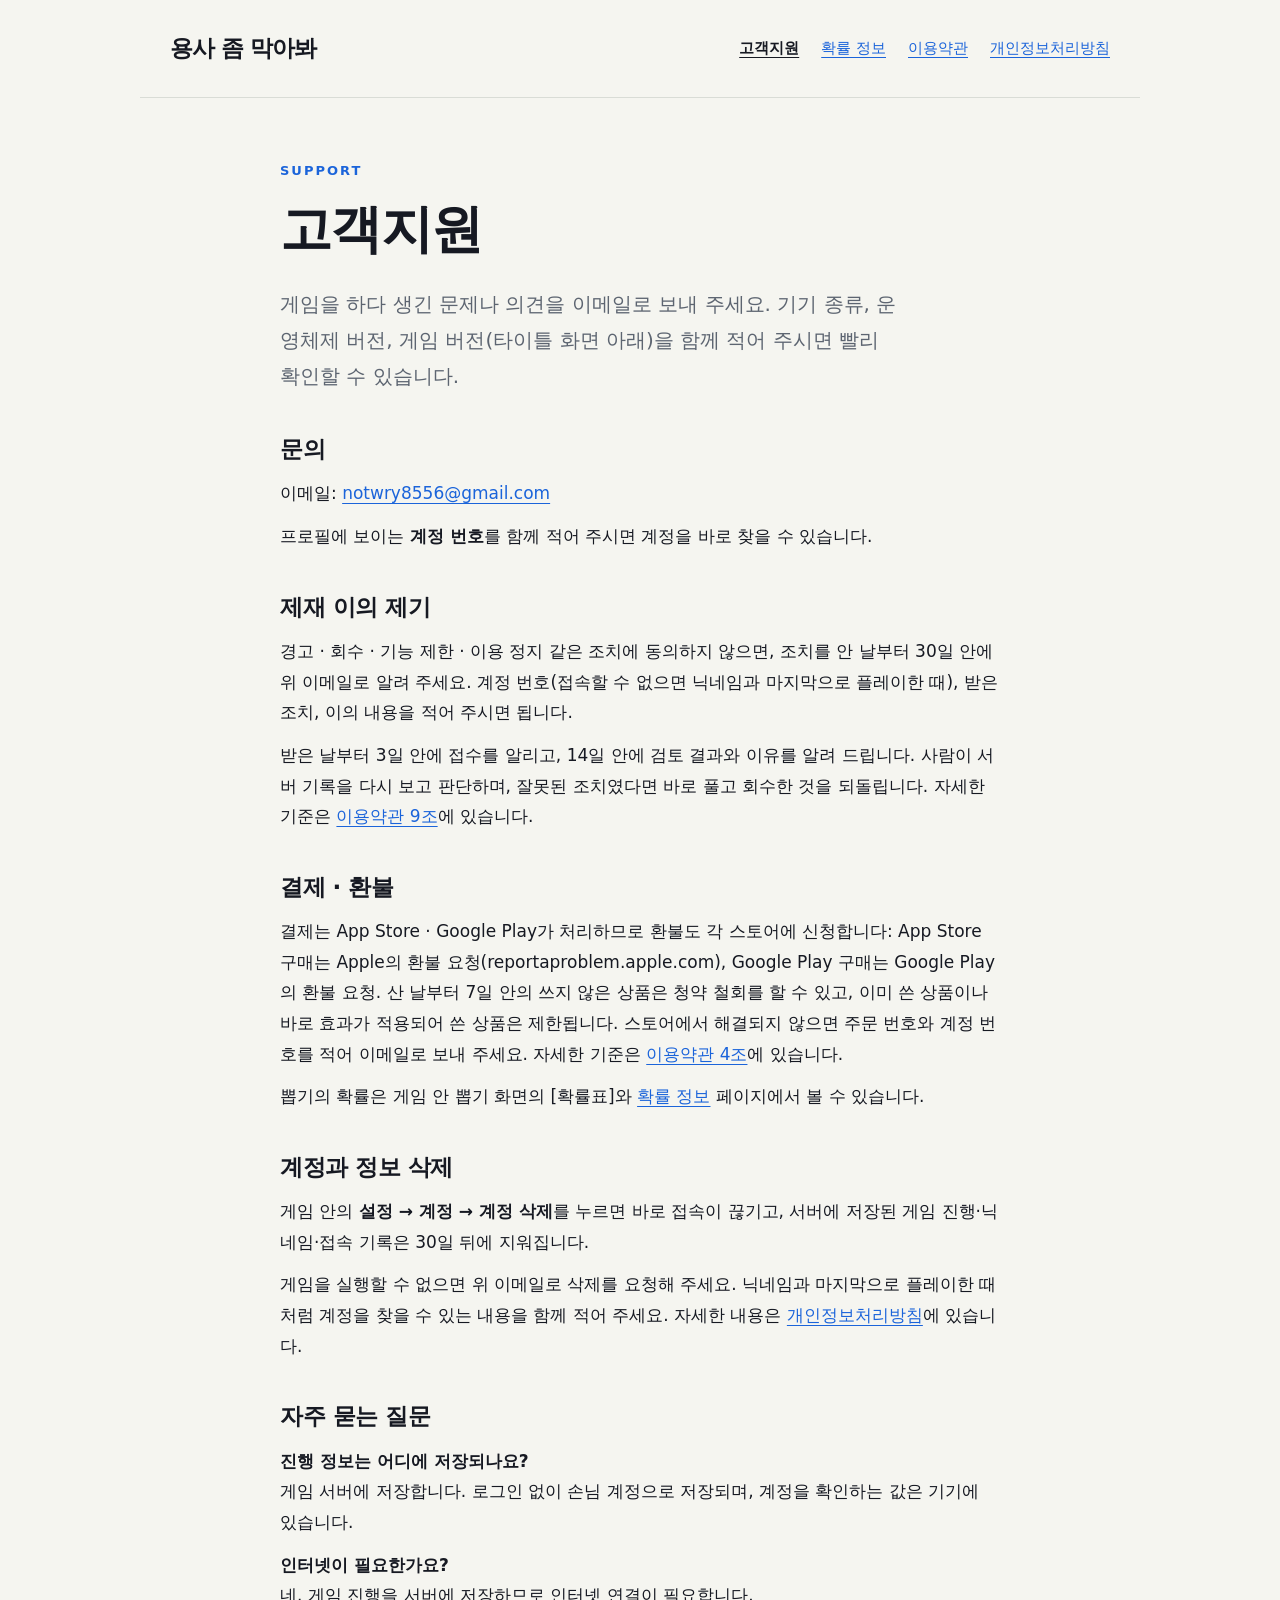
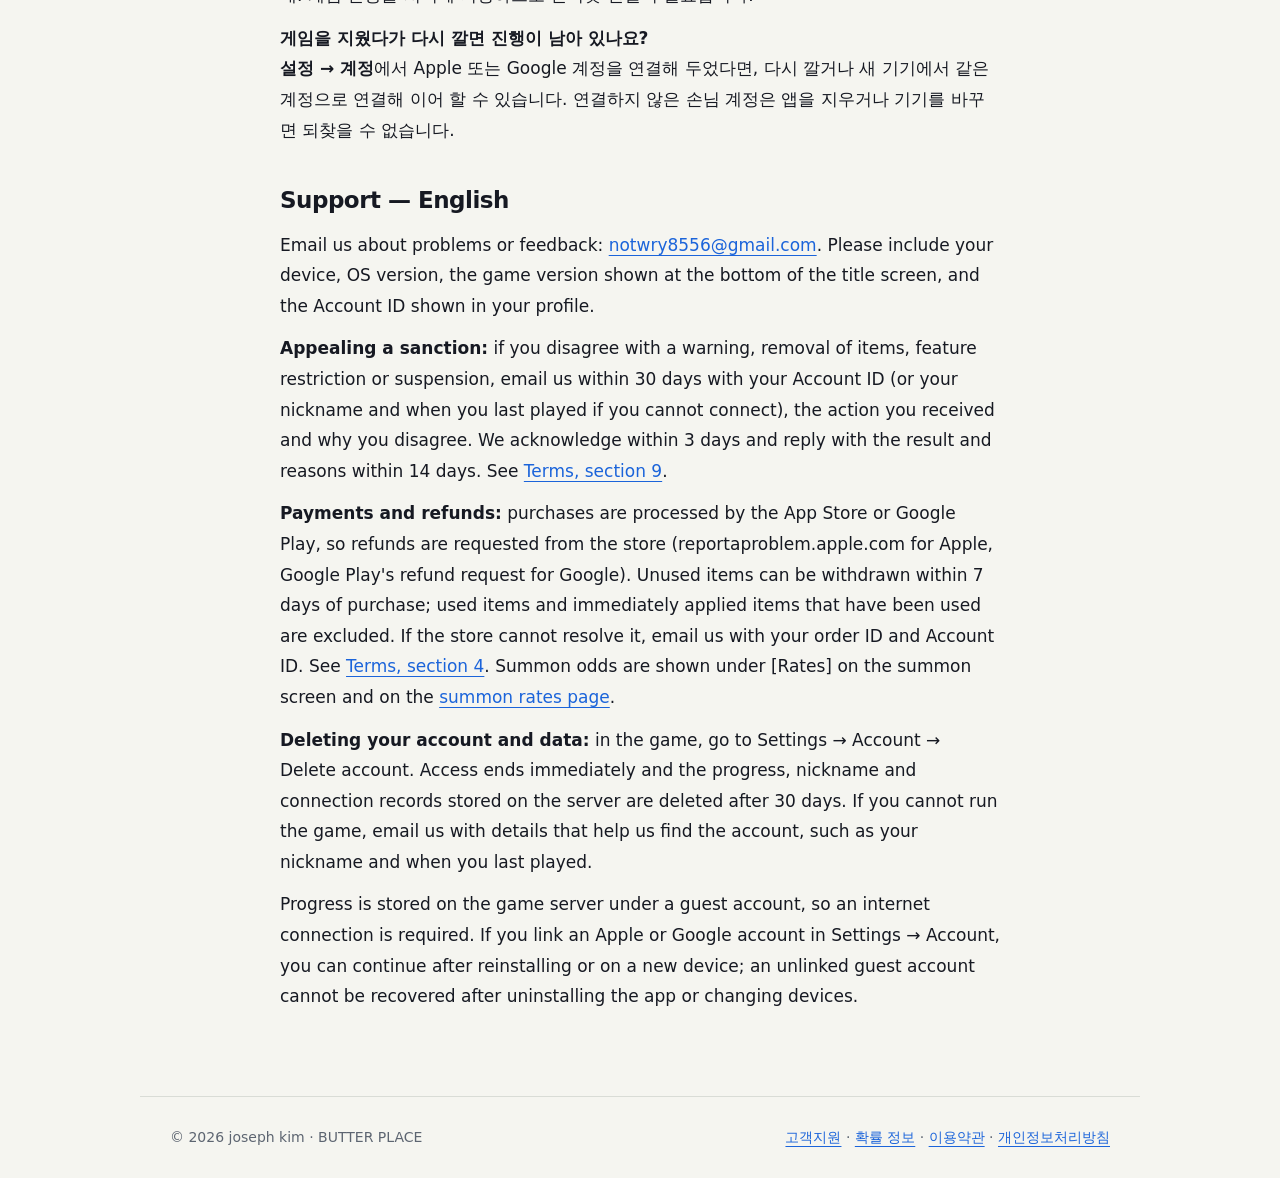
<file: support/index.html>
<!doctype html>
<html lang="ko"><head><meta charset="utf-8"><meta name="viewport" content="width=device-width,initial-scale=1"><meta name="description" content="용사 좀 막아봐: 던전 디펜스 고객지원. 문의 방법, 제재 이의 제기, 결제 · 환불, 계정 삭제 방법과 자주 묻는 질문."><title>고객지원 · 용사 좀 막아봐</title><link rel="stylesheet" href="../style.css"></head><body>
<header><a href="../" aria-label="용사 좀 막아봐 홈">용사 좀 막아봐</a><nav aria-label="주요 메뉴"><a href="../support/" aria-current="page">고객지원</a><a href="../odds/">확률 정보</a><a href="../terms/">이용약관</a><a href="../privacy/">개인정보처리방침</a></nav></header>
<main class="prose"><span class="eyebrow">SUPPORT</span><h1>고객지원</h1><p class="lead">게임을 하다 생긴 문제나 의견을 이메일로 보내 주세요. 기기 종류, 운영체제 버전, 게임 버전(타이틀 화면 아래)을 함께 적어 주시면 빨리 확인할 수 있습니다.</p>
<h2>문의</h2><p>이메일: <a href="mailto:notwry8556@gmail.com">notwry8556@gmail.com</a></p><p>프로필에 보이는 <strong>계정 번호</strong>를 함께 적어 주시면 계정을 바로 찾을 수 있습니다.</p>
<h2 id="appeal">제재 이의 제기</h2><p>경고 · 회수 · 기능 제한 · 이용 정지 같은 조치에 동의하지 않으면, 조치를 안 날부터 30일 안에 위 이메일로 알려 주세요. 계정 번호(접속할 수 없으면 닉네임과 마지막으로 플레이한 때), 받은 조치, 이의 내용을 적어 주시면 됩니다.</p><p>받은 날부터 3일 안에 접수를 알리고, 14일 안에 검토 결과와 이유를 알려 드립니다. 사람이 서버 기록을 다시 보고 판단하며, 잘못된 조치였다면 바로 풀고 회수한 것을 되돌립니다. 자세한 기준은 <a href="../terms/#appeal">이용약관 9조</a>에 있습니다.</p>
<h2 id="refund">결제 · 환불</h2><p>결제는 App Store · Google Play가 처리하므로 환불도 각 스토어에 신청합니다: App Store 구매는 Apple의 환불 요청(reportaproblem.apple.com), Google Play 구매는 Google Play의 환불 요청. 산 날부터 7일 안의 쓰지 않은 상품은 청약 철회를 할 수 있고, 이미 쓴 상품이나 바로 효과가 적용되어 쓴 상품은 제한됩니다. 스토어에서 해결되지 않으면 주문 번호와 계정 번호를 적어 이메일로 보내 주세요. 자세한 기준은 <a href="../terms/#refund">이용약관 4조</a>에 있습니다.</p><p>뽑기의 확률은 게임 안 뽑기 화면의 [확률표]와 <a href="../odds/">확률 정보</a> 페이지에서 볼 수 있습니다.</p>
<h2 id="delete">계정과 정보 삭제</h2><p>게임 안의 <strong>설정 → 계정 → 계정 삭제</strong>를 누르면 바로 접속이 끊기고, 서버에 저장된 게임 진행·닉네임·접속 기록은 30일 뒤에 지워집니다.</p><p>게임을 실행할 수 없으면 위 이메일로 삭제를 요청해 주세요. 닉네임과 마지막으로 플레이한 때처럼 계정을 찾을 수 있는 내용을 함께 적어 주세요. 자세한 내용은 <a href="../privacy/#delete">개인정보처리방침</a>에 있습니다.</p>
<h2>자주 묻는 질문</h2><p><strong>진행 정보는 어디에 저장되나요?</strong><br>게임 서버에 저장합니다. 로그인 없이 손님 계정으로 저장되며, 계정을 확인하는 값은 기기에 있습니다.</p><p><strong>인터넷이 필요한가요?</strong><br>네. 게임 진행을 서버에 저장하므로 인터넷 연결이 필요합니다.</p><p><strong>게임을 지웠다가 다시 깔면 진행이 남아 있나요?</strong><br><strong>설정 → 계정</strong>에서 Apple 또는 Google 계정을 연결해 두었다면, 다시 깔거나 새 기기에서 같은 계정으로 연결해 이어 할 수 있습니다. 연결하지 않은 손님 계정은 앱을 지우거나 기기를 바꾸면 되찾을 수 없습니다.</p>
<section id="english" lang="en"><h2>Support — English</h2><p>Email us about problems or feedback: <a href="mailto:notwry8556@gmail.com">notwry8556@gmail.com</a>. Please include your device, OS version, the game version shown at the bottom of the title screen, and the Account ID shown in your profile.</p><p id="appeal-en"><strong>Appealing a sanction:</strong> if you disagree with a warning, removal of items, feature restriction or suspension, email us within 30 days with your Account ID (or your nickname and when you last played if you cannot connect), the action you received and why you disagree. We acknowledge within 3 days and reply with the result and reasons within 14 days. See <a href="../terms/#appeal-en">Terms, section 9</a>.</p><p id="refund-en"><strong>Payments and refunds:</strong> purchases are processed by the App Store or Google Play, so refunds are requested from the store (reportaproblem.apple.com for Apple, Google Play's refund request for Google). Unused items can be withdrawn within 7 days of purchase; used items and immediately applied items that have been used are excluded. If the store cannot resolve it, email us with your order ID and Account ID. See <a href="../terms/#refund-en">Terms, section 4</a>. Summon odds are shown under [Rates] on the summon screen and on the <a href="../odds/#english">summon rates page</a>.</p><p id="delete-en"><strong>Deleting your account and data:</strong> in the game, go to Settings → Account → Delete account. Access ends immediately and the progress, nickname and connection records stored on the server are deleted after 30 days. If you cannot run the game, email us with details that help us find the account, such as your nickname and when you last played.</p><p>Progress is stored on the game server under a guest account, so an internet connection is required. If you link an Apple or Google account in Settings → Account, you can continue after reinstalling or on a new device; an unlinked guest account cannot be recovered after uninstalling the app or changing devices.</p></section></main>
<footer><p>© 2026 joseph kim · BUTTER PLACE</p><p><a href="../support/">고객지원</a> · <a href="../odds/">확률 정보</a> · <a href="../terms/">이용약관</a> · <a href="../privacy/">개인정보처리방침</a></p></footer></body></html>
</file>
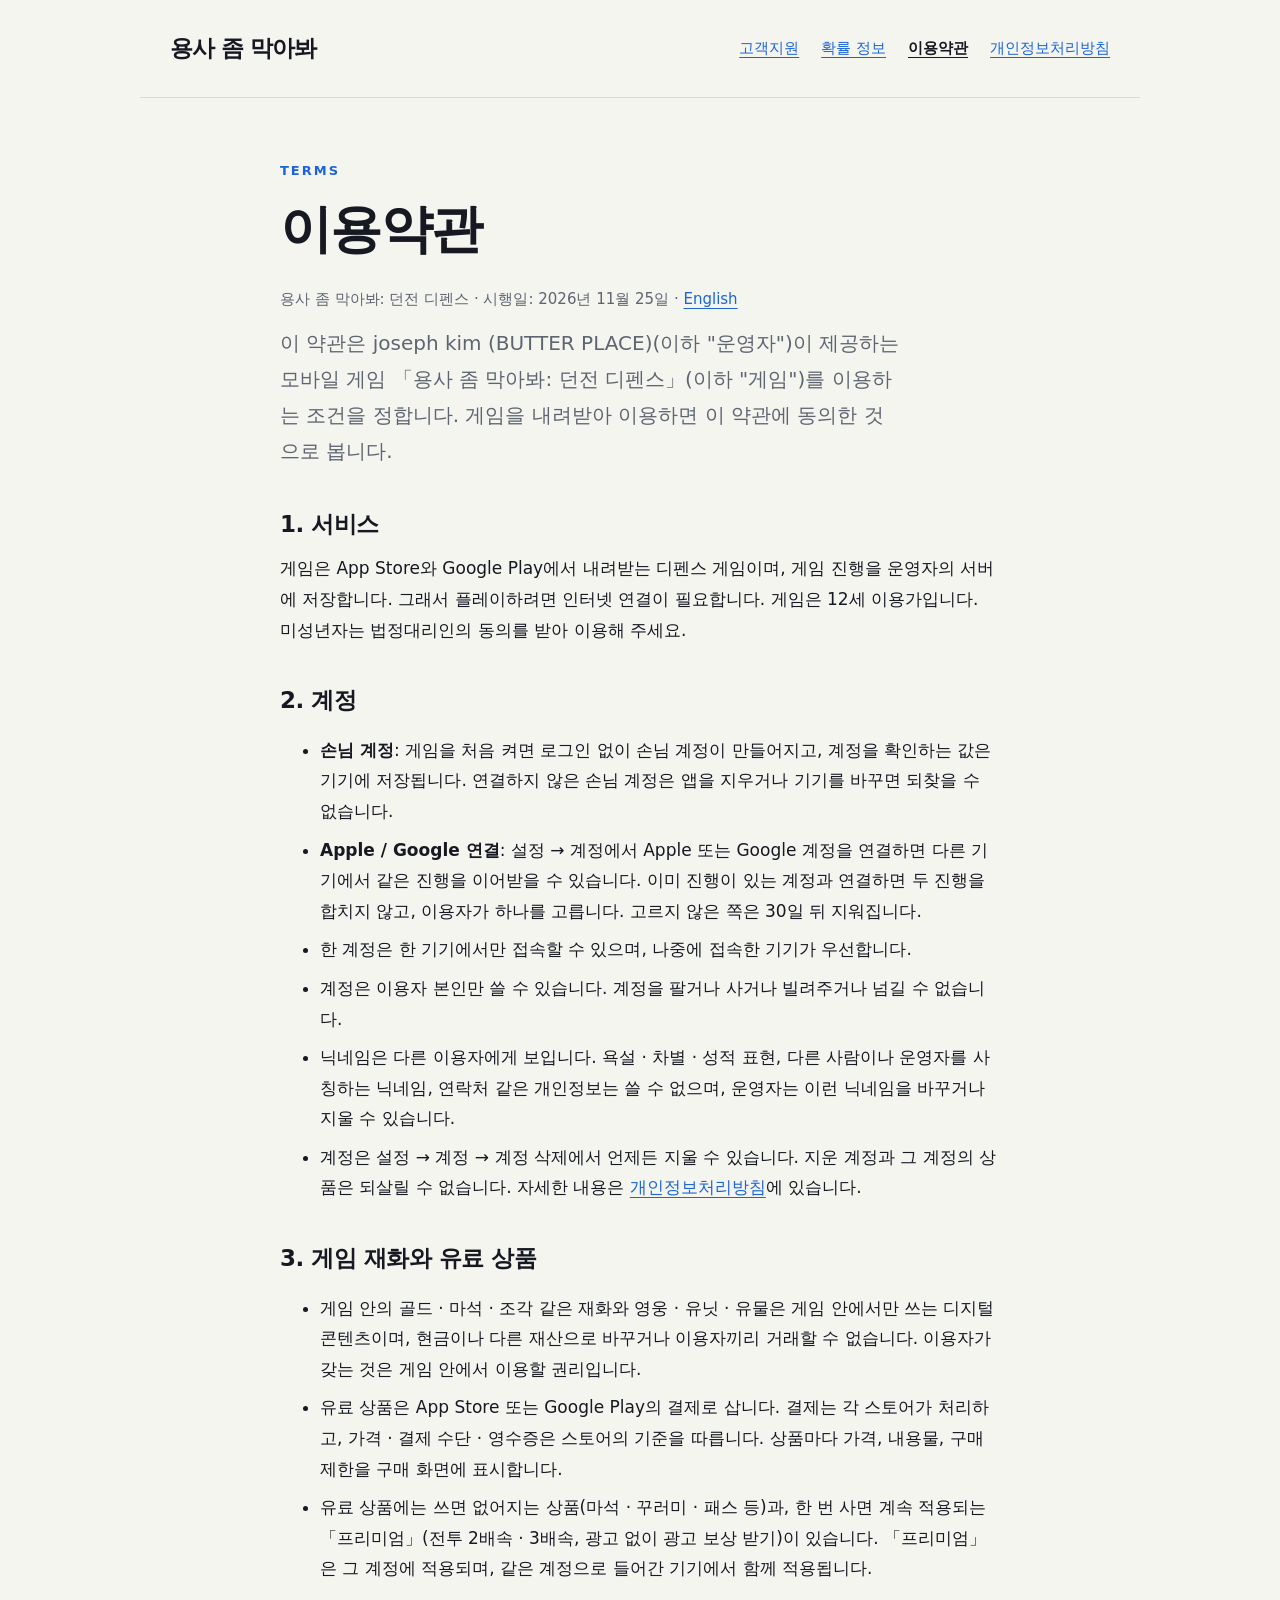
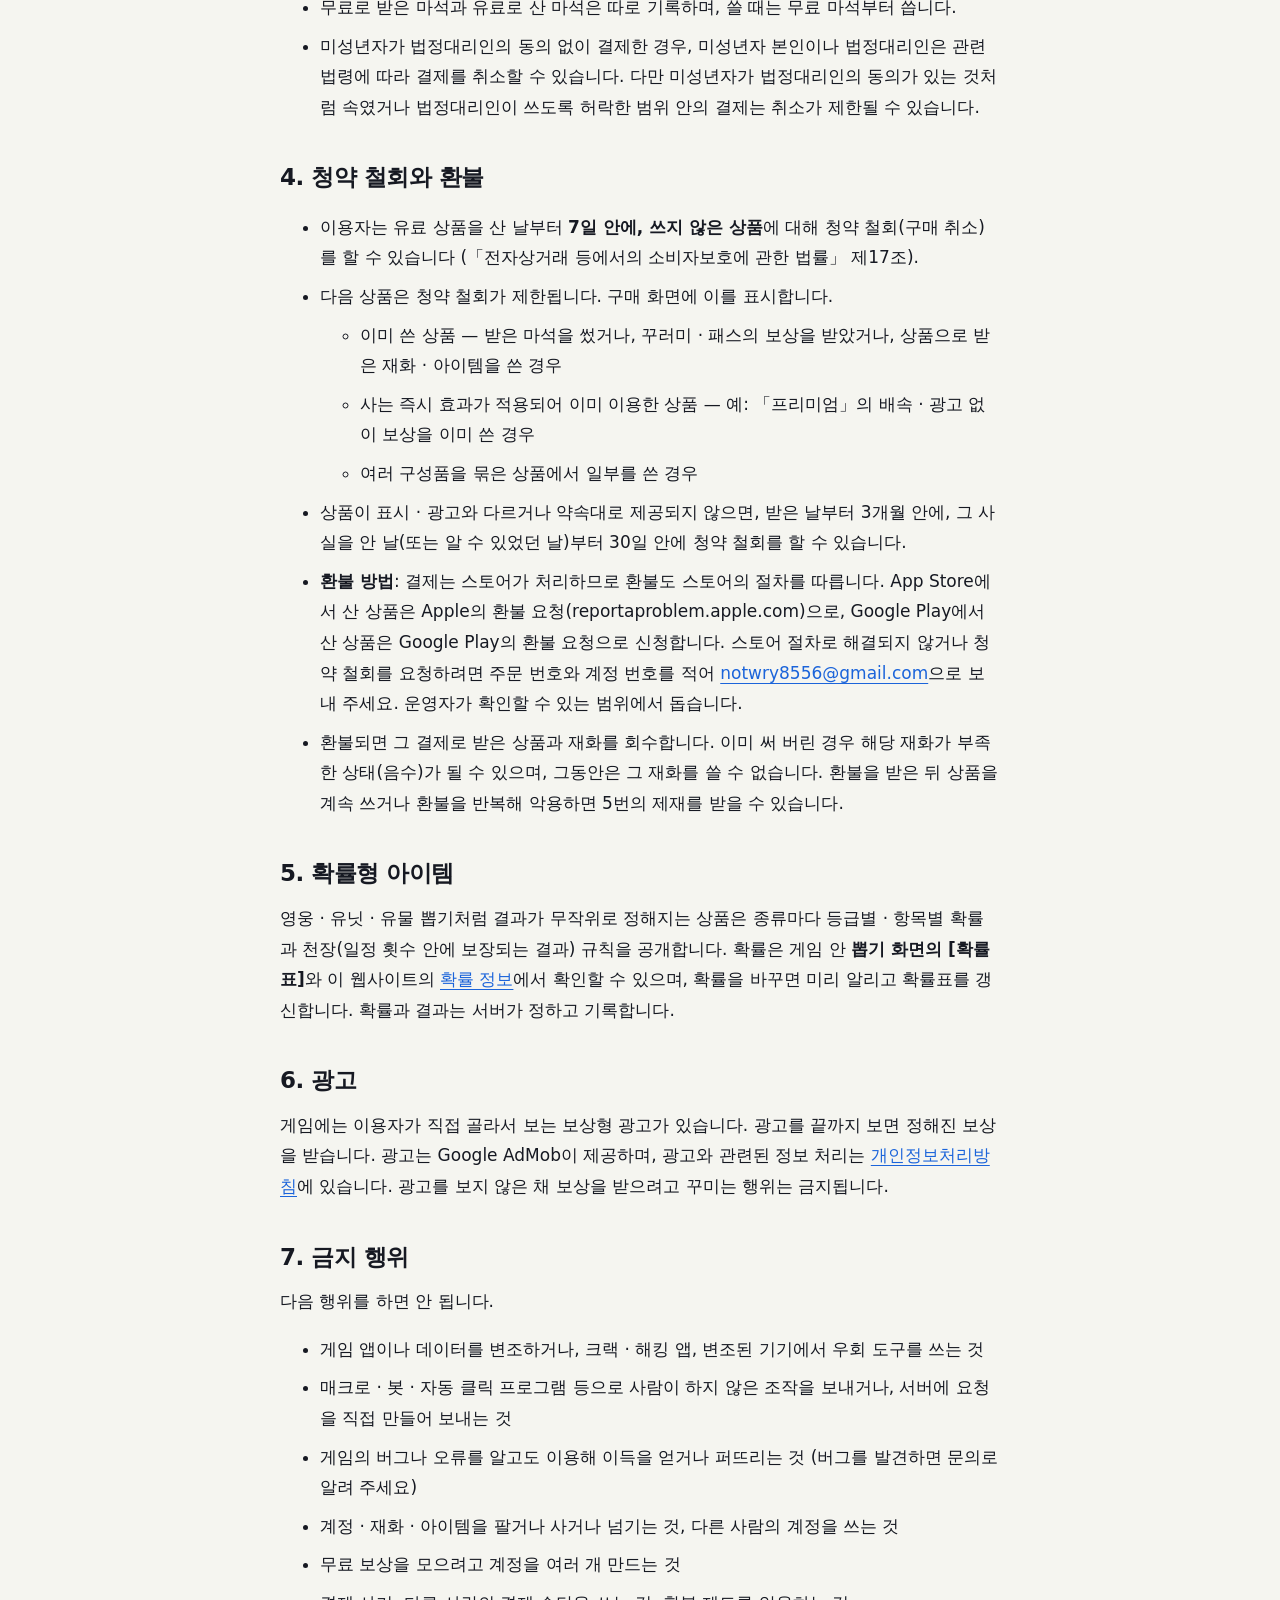
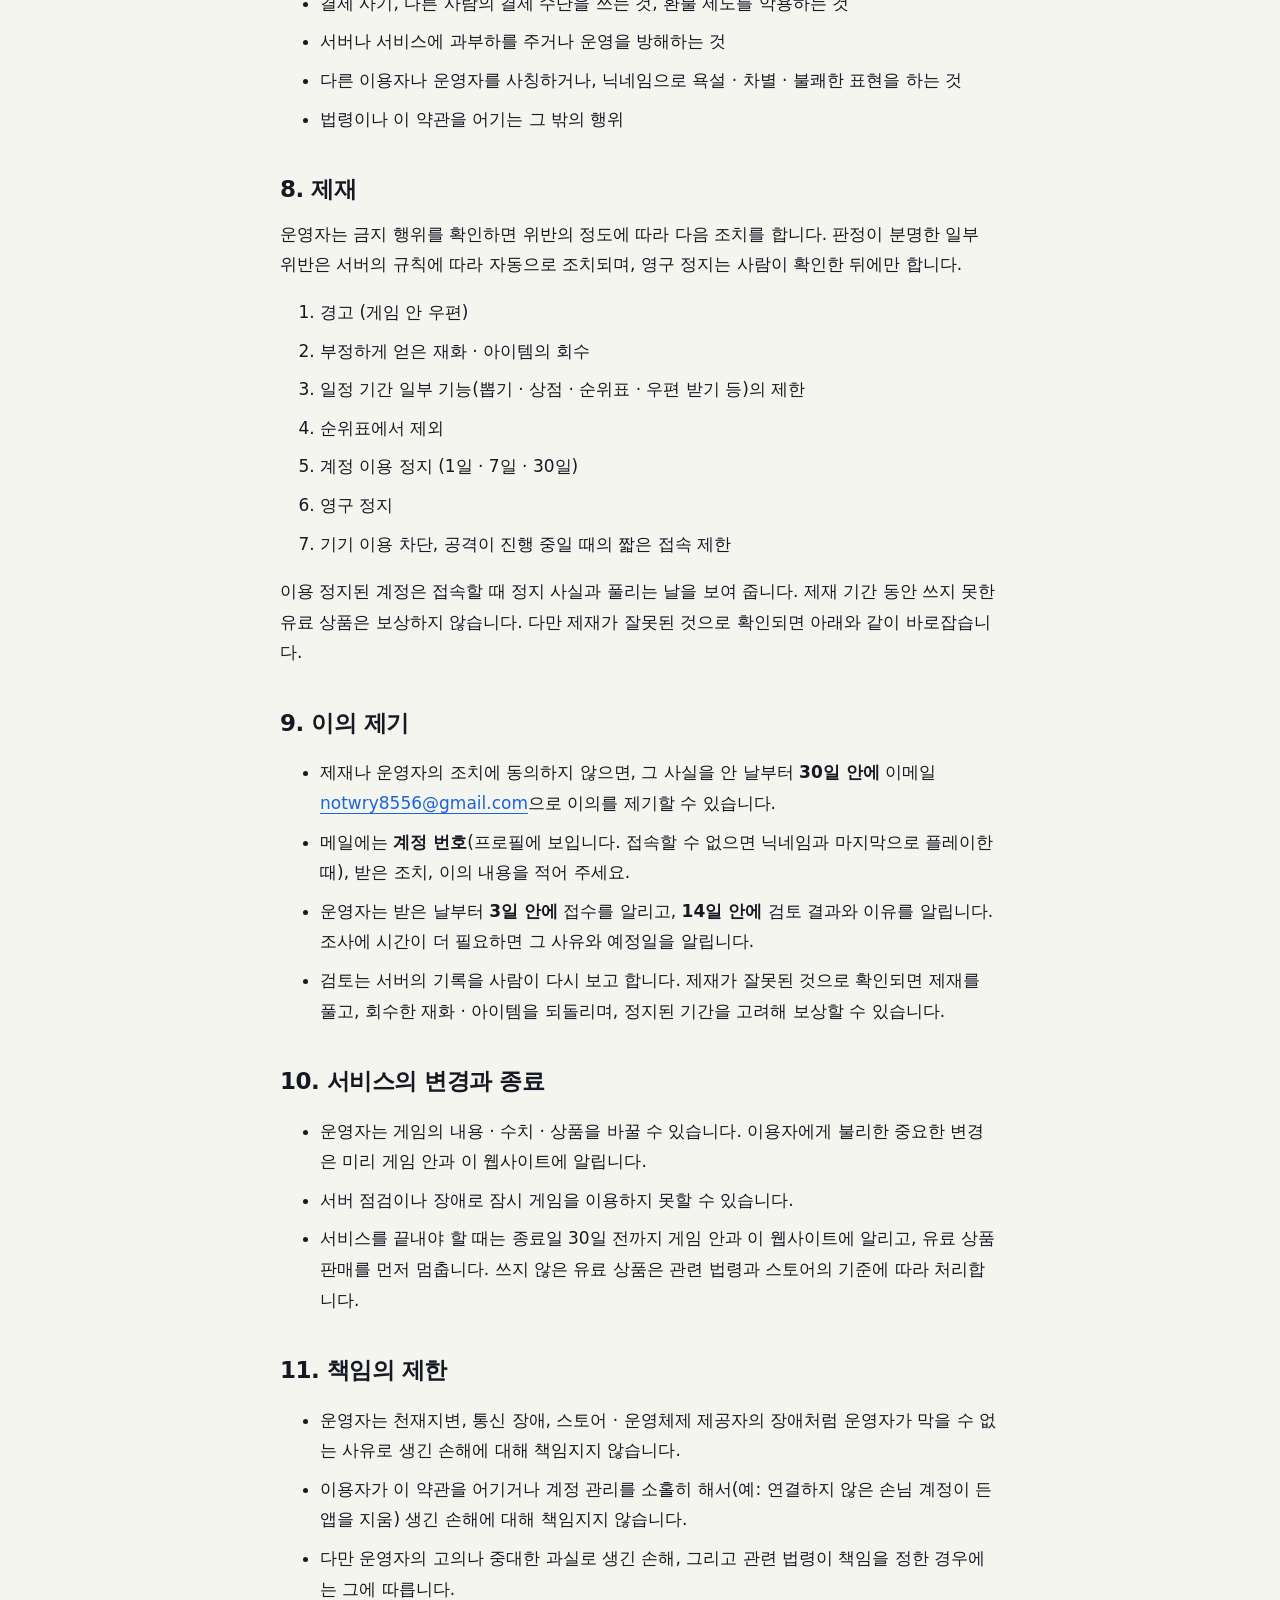
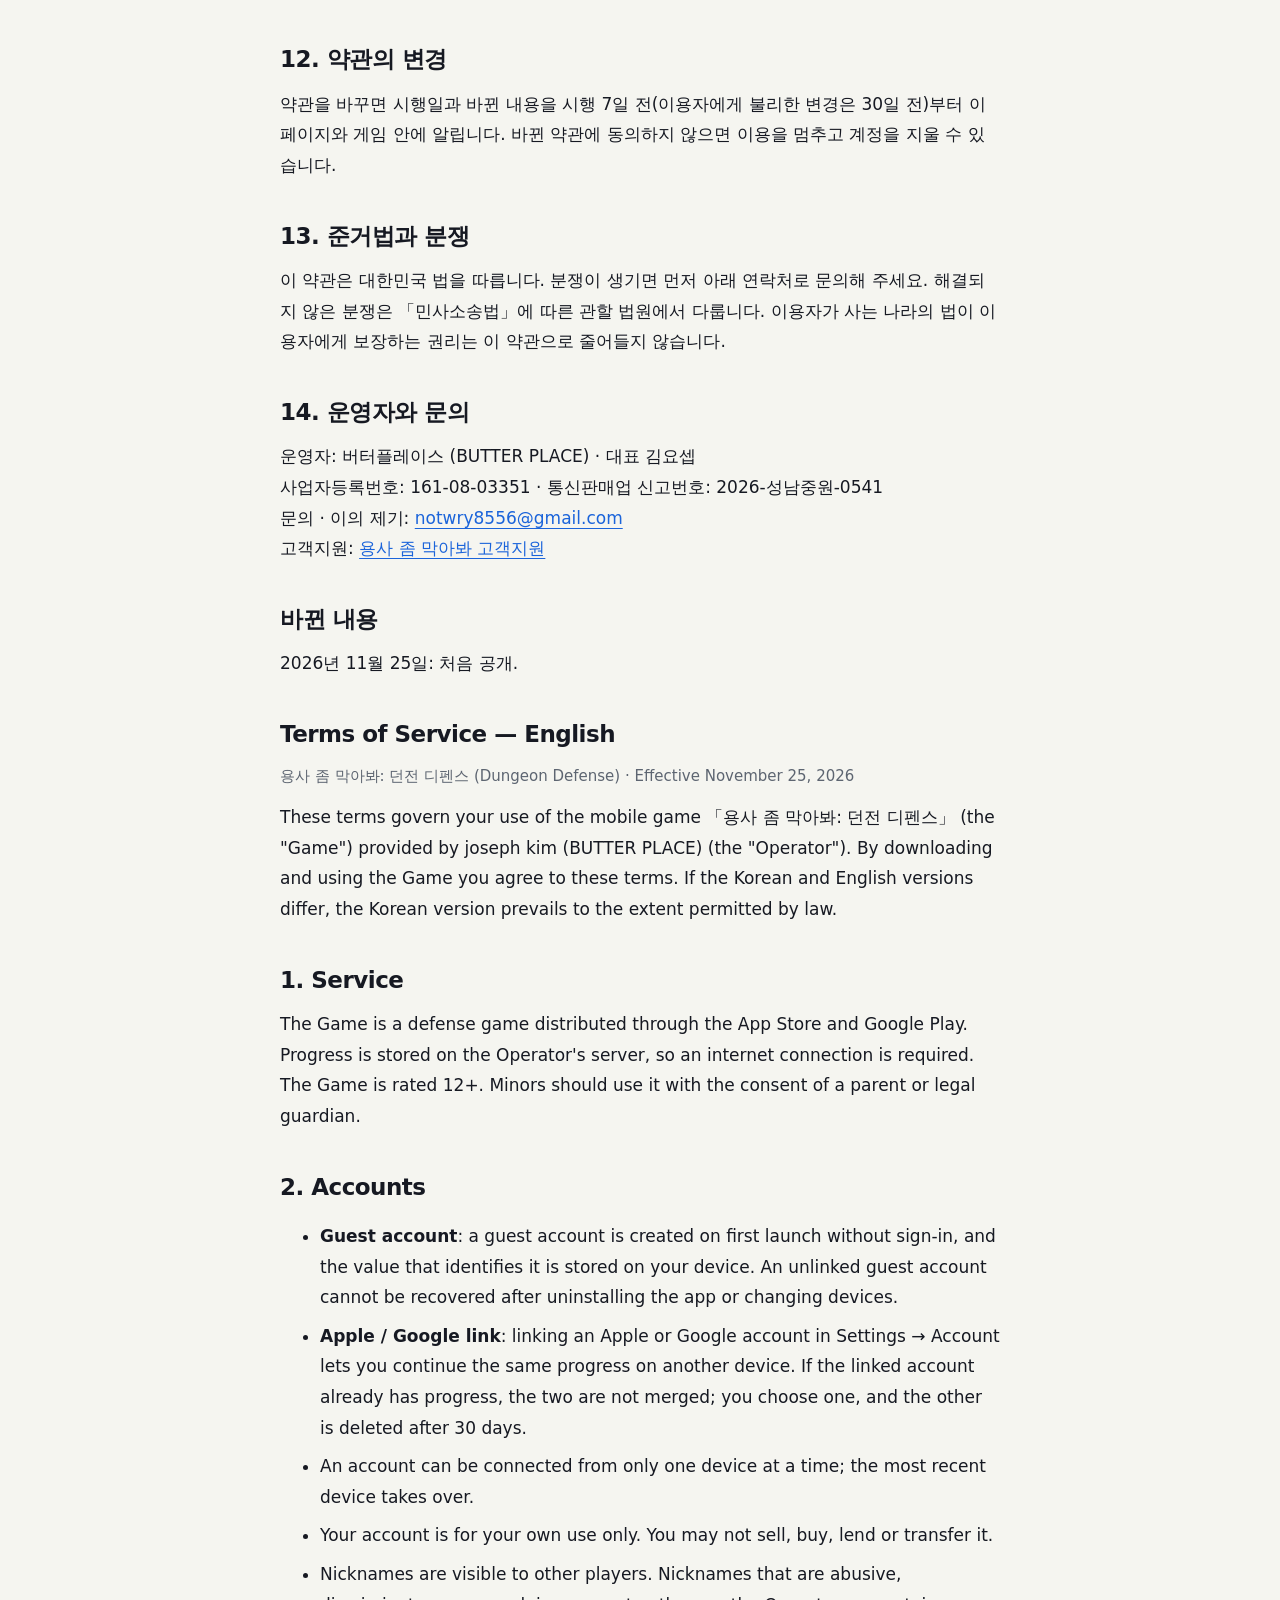
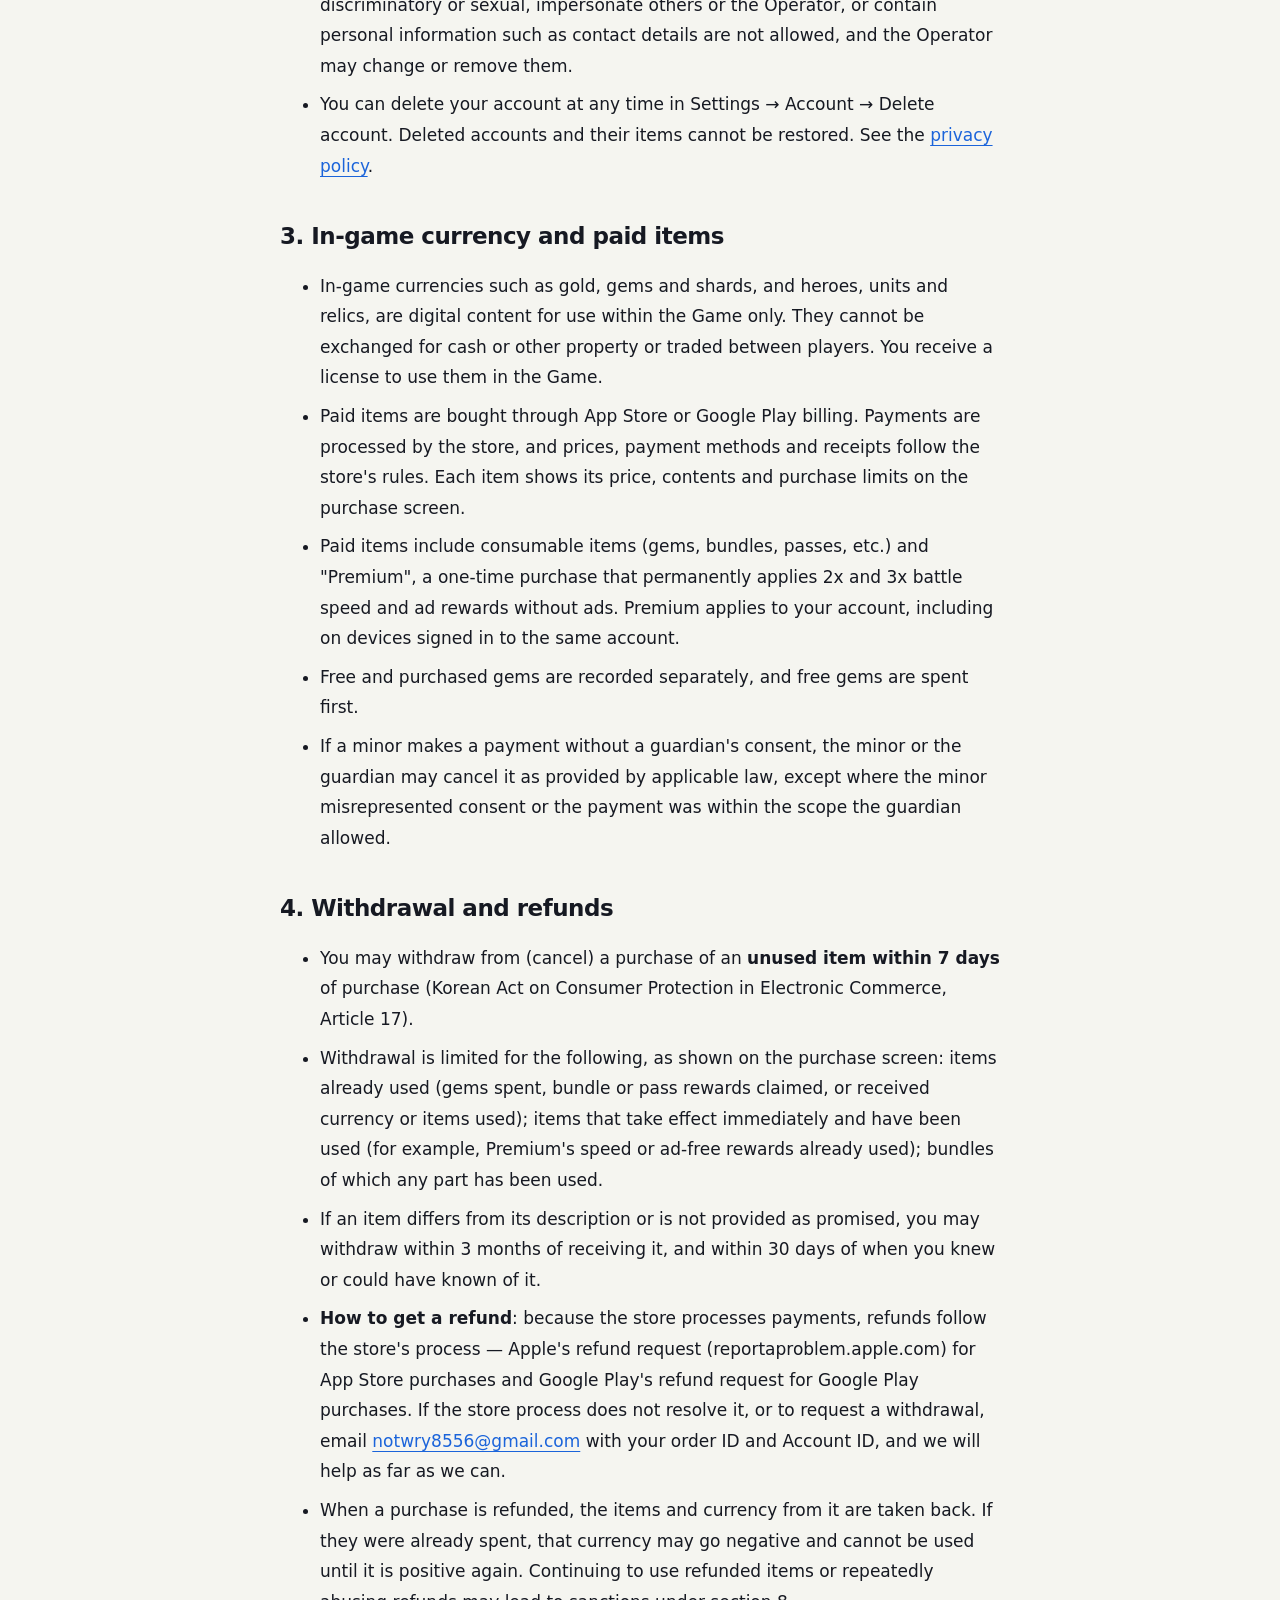
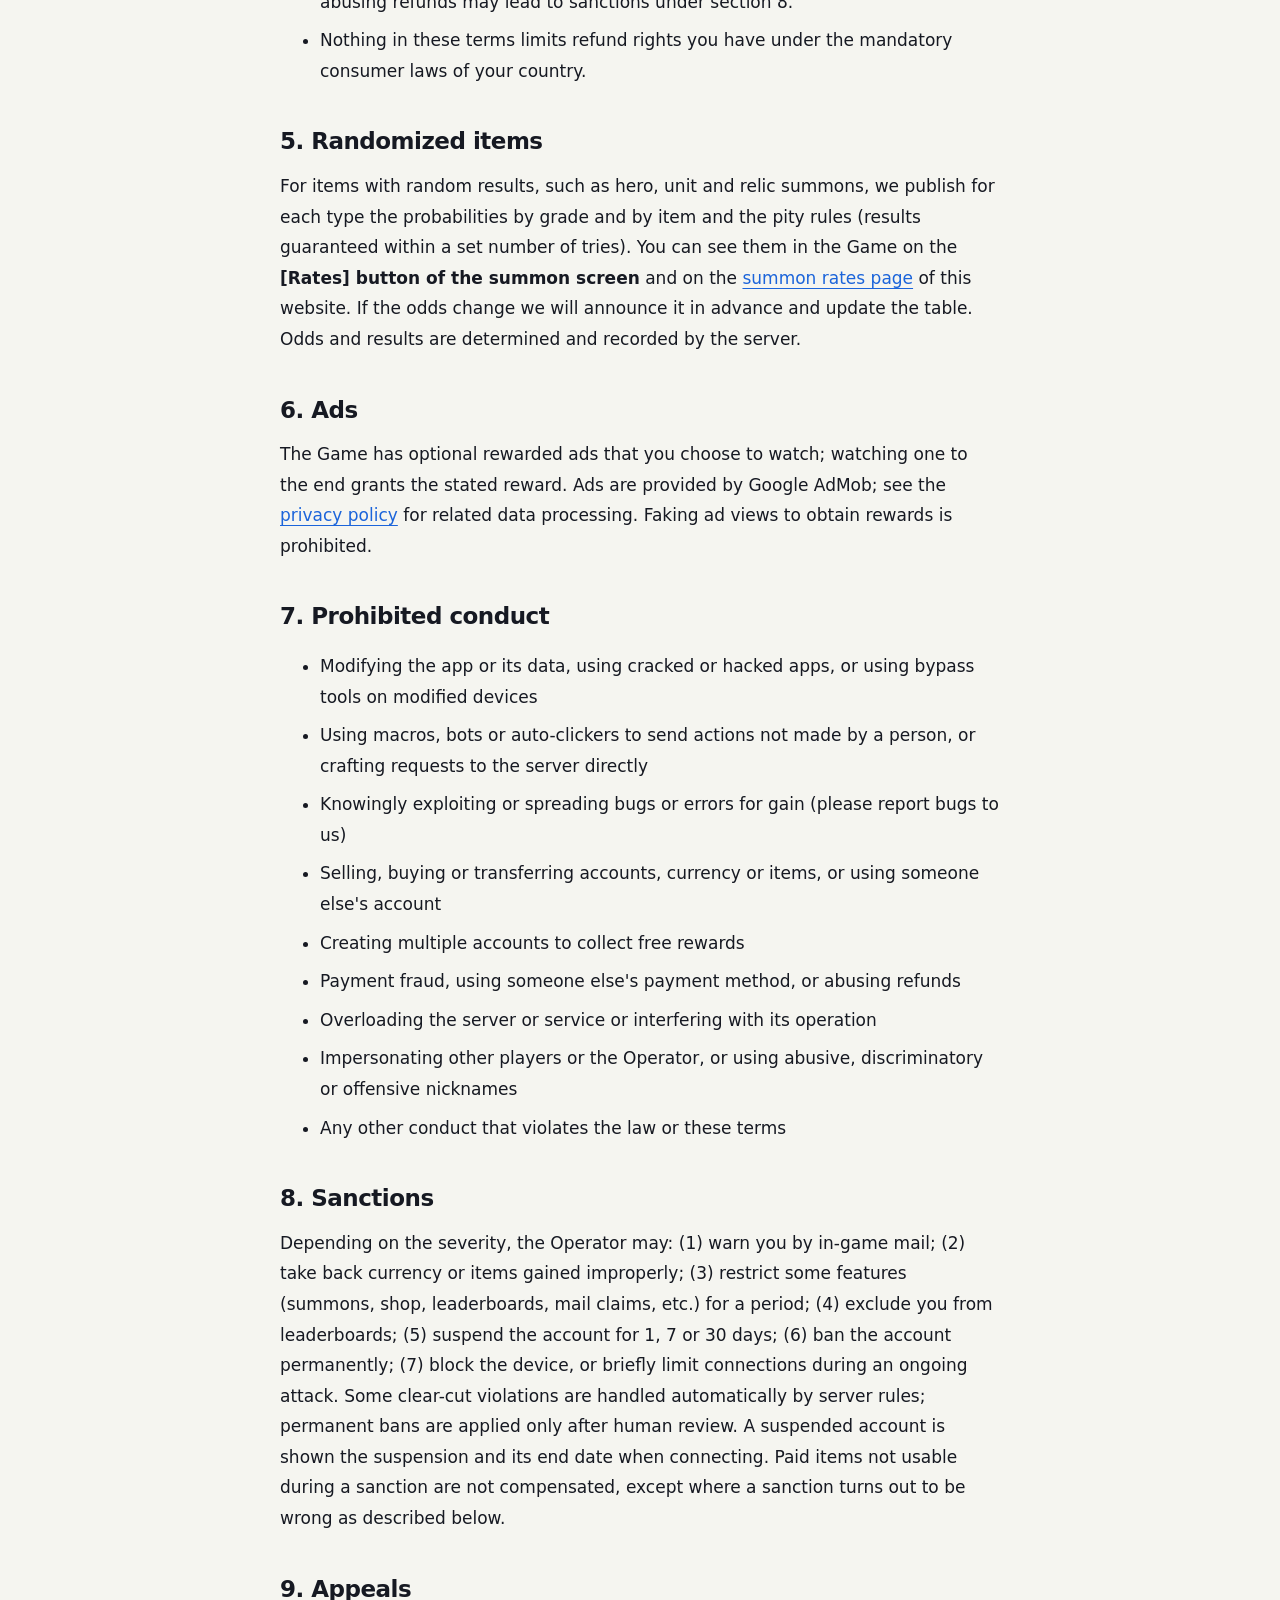
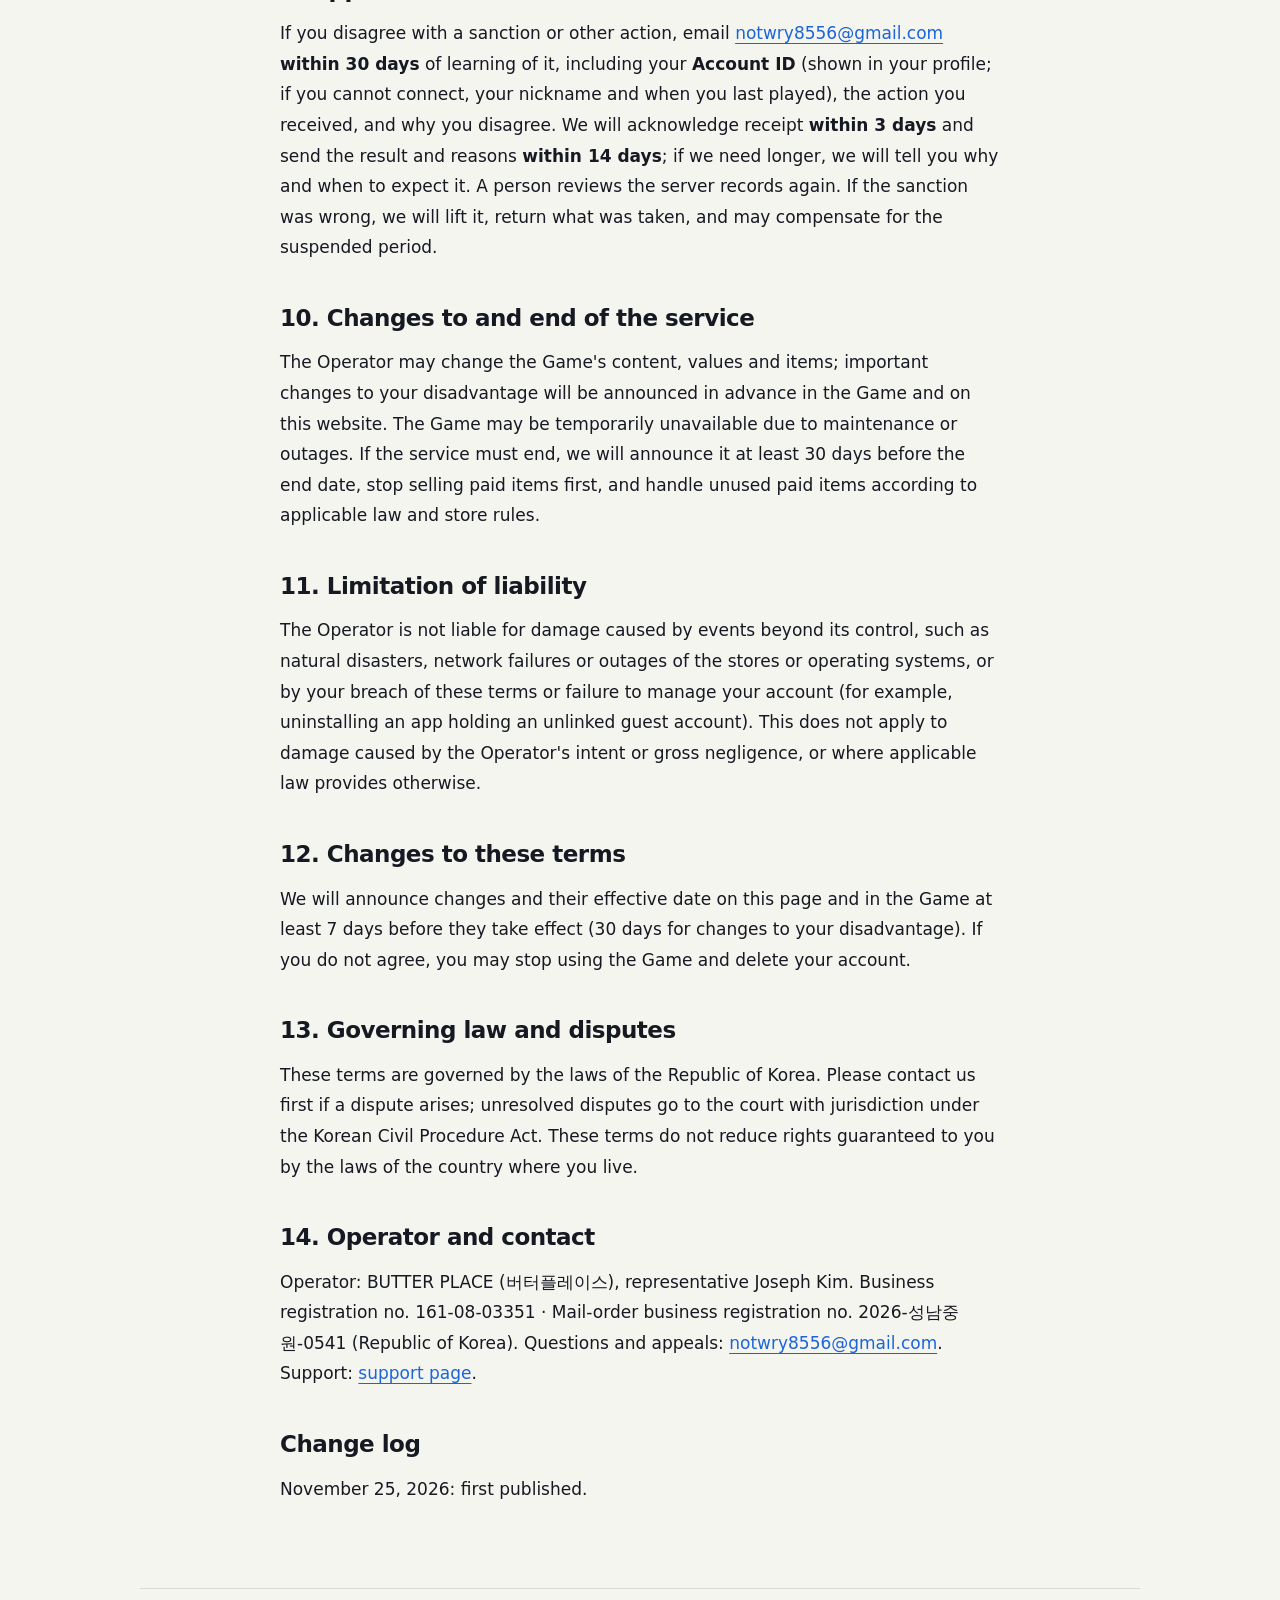
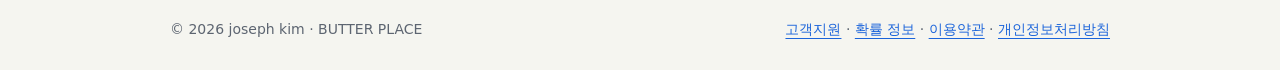
<file: terms/index.html>
<!doctype html>
<html lang="ko"><head><meta charset="utf-8"><meta name="viewport" content="width=device-width,initial-scale=1"><meta name="description" content="용사 좀 막아봐: 던전 디펜스 이용약관. 계정, 유료 상품과 청약 철회 · 환불, 확률형 아이템, 금지 행위, 제재와 이의 제기, 서비스 변경 · 종료 안내."><title>이용약관 · 용사 좀 막아봐</title><link rel="stylesheet" href="../style.css"></head><body>
<header><a href="../" aria-label="용사 좀 막아봐 홈">용사 좀 막아봐</a><nav aria-label="주요 메뉴"><a href="../support/">고객지원</a><a href="../odds/">확률 정보</a><a href="../terms/" aria-current="page">이용약관</a><a href="../privacy/">개인정보처리방침</a></nav></header>
<main class="prose"><span class="eyebrow">TERMS</span><h1>이용약관</h1><p class="date">용사 좀 막아봐: 던전 디펜스 · 시행일: 2026년 11월 25일 · <a href="#english">English</a></p><p class="lead">이 약관은 joseph kim (BUTTER PLACE)(이하 "운영자")이 제공하는 모바일 게임 「용사 좀 막아봐: 던전 디펜스」(이하 "게임")를 이용하는 조건을 정합니다. 게임을 내려받아 이용하면 이 약관에 동의한 것으로 봅니다.</p>

<h2>1. 서비스</h2><p>게임은 App Store와 Google Play에서 내려받는 디펜스 게임이며, 게임 진행을 운영자의 서버에 저장합니다. 그래서 플레이하려면 인터넷 연결이 필요합니다. 게임은 12세 이용가입니다. 미성년자는 법정대리인의 동의를 받아 이용해 주세요.</p>

<h2>2. 계정</h2>
<ul>
<li><strong>손님 계정</strong>: 게임을 처음 켜면 로그인 없이 손님 계정이 만들어지고, 계정을 확인하는 값은 기기에 저장됩니다. 연결하지 않은 손님 계정은 앱을 지우거나 기기를 바꾸면 되찾을 수 없습니다.</li>
<li><strong>Apple / Google 연결</strong>: 설정 → 계정에서 Apple 또는 Google 계정을 연결하면 다른 기기에서 같은 진행을 이어받을 수 있습니다. 이미 진행이 있는 계정과 연결하면 두 진행을 합치지 않고, 이용자가 하나를 고릅니다. 고르지 않은 쪽은 30일 뒤 지워집니다.</li>
<li>한 계정은 한 기기에서만 접속할 수 있으며, 나중에 접속한 기기가 우선합니다.</li>
<li>계정은 이용자 본인만 쓸 수 있습니다. 계정을 팔거나 사거나 빌려주거나 넘길 수 없습니다.</li>
<li>닉네임은 다른 이용자에게 보입니다. 욕설 · 차별 · 성적 표현, 다른 사람이나 운영자를 사칭하는 닉네임, 연락처 같은 개인정보는 쓸 수 없으며, 운영자는 이런 닉네임을 바꾸거나 지울 수 있습니다.</li>
<li>계정은 설정 → 계정 → 계정 삭제에서 언제든 지울 수 있습니다. 지운 계정과 그 계정의 상품은 되살릴 수 없습니다. 자세한 내용은 <a href="../privacy/#delete">개인정보처리방침</a>에 있습니다.</li>
</ul>

<h2>3. 게임 재화와 유료 상품</h2>
<ul>
<li>게임 안의 골드 · 마석 · 조각 같은 재화와 영웅 · 유닛 · 유물은 게임 안에서만 쓰는 디지털 콘텐츠이며, 현금이나 다른 재산으로 바꾸거나 이용자끼리 거래할 수 없습니다. 이용자가 갖는 것은 게임 안에서 이용할 권리입니다.</li>
<li>유료 상품은 App Store 또는 Google Play의 결제로 삽니다. 결제는 각 스토어가 처리하고, 가격 · 결제 수단 · 영수증은 스토어의 기준을 따릅니다. 상품마다 가격, 내용물, 구매 제한을 구매 화면에 표시합니다.</li>
<li>유료 상품에는 쓰면 없어지는 상품(마석 · 꾸러미 · 패스 등)과, 한 번 사면 계속 적용되는 「프리미엄」(전투 2배속 · 3배속, 광고 없이 광고 보상 받기)이 있습니다. 「프리미엄」은 그 계정에 적용되며, 같은 계정으로 들어간 기기에서 함께 적용됩니다.</li>
<li>무료로 받은 마석과 유료로 산 마석은 따로 기록하며, 쓸 때는 무료 마석부터 씁니다.</li>
<li>미성년자가 법정대리인의 동의 없이 결제한 경우, 미성년자 본인이나 법정대리인은 관련 법령에 따라 결제를 취소할 수 있습니다. 다만 미성년자가 법정대리인의 동의가 있는 것처럼 속였거나 법정대리인이 쓰도록 허락한 범위 안의 결제는 취소가 제한될 수 있습니다.</li>
</ul>

<h2 id="refund">4. 청약 철회와 환불</h2>
<ul>
<li>이용자는 유료 상품을 산 날부터 <strong>7일 안에, 쓰지 않은 상품</strong>에 대해 청약 철회(구매 취소)를 할 수 있습니다 (「전자상거래 등에서의 소비자보호에 관한 법률」 제17조).</li>
<li>다음 상품은 청약 철회가 제한됩니다. 구매 화면에 이를 표시합니다.
<ul>
<li>이미 쓴 상품 — 받은 마석을 썼거나, 꾸러미 · 패스의 보상을 받았거나, 상품으로 받은 재화 · 아이템을 쓴 경우</li>
<li>사는 즉시 효과가 적용되어 이미 이용한 상품 — 예: 「프리미엄」의 배속 · 광고 없이 보상을 이미 쓴 경우</li>
<li>여러 구성품을 묶은 상품에서 일부를 쓴 경우</li>
</ul></li>
<li>상품이 표시 · 광고와 다르거나 약속대로 제공되지 않으면, 받은 날부터 3개월 안에, 그 사실을 안 날(또는 알 수 있었던 날)부터 30일 안에 청약 철회를 할 수 있습니다.</li>
<li><strong>환불 방법</strong>: 결제는 스토어가 처리하므로 환불도 스토어의 절차를 따릅니다. App Store에서 산 상품은 Apple의 환불 요청(reportaproblem.apple.com)으로, Google Play에서 산 상품은 Google Play의 환불 요청으로 신청합니다. 스토어 절차로 해결되지 않거나 청약 철회를 요청하려면 주문 번호와 계정 번호를 적어 <a href="mailto:notwry8556@gmail.com">notwry8556@gmail.com</a>으로 보내 주세요. 운영자가 확인할 수 있는 범위에서 돕습니다.</li>
<li>환불되면 그 결제로 받은 상품과 재화를 회수합니다. 이미 써 버린 경우 해당 재화가 부족한 상태(음수)가 될 수 있으며, 그동안은 그 재화를 쓸 수 없습니다. 환불을 받은 뒤 상품을 계속 쓰거나 환불을 반복해 악용하면 5번의 제재를 받을 수 있습니다.</li>
</ul>

<h2 id="odds">5. 확률형 아이템</h2><p>영웅 · 유닛 · 유물 뽑기처럼 결과가 무작위로 정해지는 상품은 종류마다 등급별 · 항목별 확률과 천장(일정 횟수 안에 보장되는 결과) 규칙을 공개합니다. 확률은 게임 안 <strong>뽑기 화면의 [확률표]</strong>와 이 웹사이트의 <a href="../odds/">확률 정보</a>에서 확인할 수 있으며, 확률을 바꾸면 미리 알리고 확률표를 갱신합니다. 확률과 결과는 서버가 정하고 기록합니다.</p>

<h2>6. 광고</h2><p>게임에는 이용자가 직접 골라서 보는 보상형 광고가 있습니다. 광고를 끝까지 보면 정해진 보상을 받습니다. 광고는 Google AdMob이 제공하며, 광고와 관련된 정보 처리는 <a href="../privacy/">개인정보처리방침</a>에 있습니다. 광고를 보지 않은 채 보상을 받으려고 꾸미는 행위는 금지됩니다.</p>

<h2>7. 금지 행위</h2><p>다음 행위를 하면 안 됩니다.</p>
<ul>
<li>게임 앱이나 데이터를 변조하거나, 크랙 · 해킹 앱, 변조된 기기에서 우회 도구를 쓰는 것</li>
<li>매크로 · 봇 · 자동 클릭 프로그램 등으로 사람이 하지 않은 조작을 보내거나, 서버에 요청을 직접 만들어 보내는 것</li>
<li>게임의 버그나 오류를 알고도 이용해 이득을 얻거나 퍼뜨리는 것 (버그를 발견하면 문의로 알려 주세요)</li>
<li>계정 · 재화 · 아이템을 팔거나 사거나 넘기는 것, 다른 사람의 계정을 쓰는 것</li>
<li>무료 보상을 모으려고 계정을 여러 개 만드는 것</li>
<li>결제 사기, 다른 사람의 결제 수단을 쓰는 것, 환불 제도를 악용하는 것</li>
<li>서버나 서비스에 과부하를 주거나 운영을 방해하는 것</li>
<li>다른 이용자나 운영자를 사칭하거나, 닉네임으로 욕설 · 차별 · 불쾌한 표현을 하는 것</li>
<li>법령이나 이 약관을 어기는 그 밖의 행위</li>
</ul>

<h2 id="sanctions">8. 제재</h2><p>운영자는 금지 행위를 확인하면 위반의 정도에 따라 다음 조치를 합니다. 판정이 분명한 일부 위반은 서버의 규칙에 따라 자동으로 조치되며, 영구 정지는 사람이 확인한 뒤에만 합니다.</p>
<ol>
<li>경고 (게임 안 우편)</li>
<li>부정하게 얻은 재화 · 아이템의 회수</li>
<li>일정 기간 일부 기능(뽑기 · 상점 · 순위표 · 우편 받기 등)의 제한</li>
<li>순위표에서 제외</li>
<li>계정 이용 정지 (1일 · 7일 · 30일)</li>
<li>영구 정지</li>
<li>기기 이용 차단, 공격이 진행 중일 때의 짧은 접속 제한</li>
</ol>
<p>이용 정지된 계정은 접속할 때 정지 사실과 풀리는 날을 보여 줍니다. 제재 기간 동안 쓰지 못한 유료 상품은 보상하지 않습니다. 다만 제재가 잘못된 것으로 확인되면 아래와 같이 바로잡습니다.</p>

<h2 id="appeal">9. 이의 제기</h2>
<ul>
<li>제재나 운영자의 조치에 동의하지 않으면, 그 사실을 안 날부터 <strong>30일 안에</strong> 이메일 <a href="mailto:notwry8556@gmail.com">notwry8556@gmail.com</a>으로 이의를 제기할 수 있습니다.</li>
<li>메일에는 <strong>계정 번호</strong>(프로필에 보입니다. 접속할 수 없으면 닉네임과 마지막으로 플레이한 때), 받은 조치, 이의 내용을 적어 주세요.</li>
<li>운영자는 받은 날부터 <strong>3일 안에</strong> 접수를 알리고, <strong>14일 안에</strong> 검토 결과와 이유를 알립니다. 조사에 시간이 더 필요하면 그 사유와 예정일을 알립니다.</li>
<li>검토는 서버의 기록을 사람이 다시 보고 합니다. 제재가 잘못된 것으로 확인되면 제재를 풀고, 회수한 재화 · 아이템을 되돌리며, 정지된 기간을 고려해 보상할 수 있습니다.</li>
</ul>

<h2>10. 서비스의 변경과 종료</h2>
<ul>
<li>운영자는 게임의 내용 · 수치 · 상품을 바꿀 수 있습니다. 이용자에게 불리한 중요한 변경은 미리 게임 안과 이 웹사이트에 알립니다.</li>
<li>서버 점검이나 장애로 잠시 게임을 이용하지 못할 수 있습니다.</li>
<li>서비스를 끝내야 할 때는 종료일 30일 전까지 게임 안과 이 웹사이트에 알리고, 유료 상품 판매를 먼저 멈춥니다. 쓰지 않은 유료 상품은 관련 법령과 스토어의 기준에 따라 처리합니다.</li>
</ul>

<h2>11. 책임의 제한</h2>
<ul>
<li>운영자는 천재지변, 통신 장애, 스토어 · 운영체제 제공자의 장애처럼 운영자가 막을 수 없는 사유로 생긴 손해에 대해 책임지지 않습니다.</li>
<li>이용자가 이 약관을 어기거나 계정 관리를 소홀히 해서(예: 연결하지 않은 손님 계정이 든 앱을 지움) 생긴 손해에 대해 책임지지 않습니다.</li>
<li>다만 운영자의 고의나 중대한 과실로 생긴 손해, 그리고 관련 법령이 책임을 정한 경우에는 그에 따릅니다.</li>
</ul>

<h2>12. 약관의 변경</h2><p>약관을 바꾸면 시행일과 바뀐 내용을 시행 7일 전(이용자에게 불리한 변경은 30일 전)부터 이 페이지와 게임 안에 알립니다. 바뀐 약관에 동의하지 않으면 이용을 멈추고 계정을 지울 수 있습니다.</p>

<h2>13. 준거법과 분쟁</h2><p>이 약관은 대한민국 법을 따릅니다. 분쟁이 생기면 먼저 아래 연락처로 문의해 주세요. 해결되지 않은 분쟁은 「민사소송법」에 따른 관할 법원에서 다룹니다. 이용자가 사는 나라의 법이 이용자에게 보장하는 권리는 이 약관으로 줄어들지 않습니다.</p>

<h2 id="business">14. 운영자와 문의</h2><p>운영자: 버터플레이스 (BUTTER PLACE) · 대표 김요셉<br>사업자등록번호: 161-08-03351 · 통신판매업 신고번호: 2026-성남중원-0541<br>문의 · 이의 제기: <a href="mailto:notwry8556@gmail.com">notwry8556@gmail.com</a><br>고객지원: <a href="../support/">용사 좀 막아봐 고객지원</a></p>

<h2>바뀐 내용</h2><p>2026년 11월 25일: 처음 공개.</p>

<section id="english" lang="en"><h2>Terms of Service — English</h2><p class="date">용사 좀 막아봐: 던전 디펜스 (Dungeon Defense) · Effective November 25, 2026</p><p>These terms govern your use of the mobile game 「용사 좀 막아봐: 던전 디펜스」 (the "Game") provided by joseph kim (BUTTER PLACE) (the "Operator"). By downloading and using the Game you agree to these terms. If the Korean and English versions differ, the Korean version prevails to the extent permitted by law.</p>

<h2>1. Service</h2><p>The Game is a defense game distributed through the App Store and Google Play. Progress is stored on the Operator's server, so an internet connection is required. The Game is rated 12+. Minors should use it with the consent of a parent or legal guardian.</p>

<h2>2. Accounts</h2>
<ul>
<li><strong>Guest account</strong>: a guest account is created on first launch without sign-in, and the value that identifies it is stored on your device. An unlinked guest account cannot be recovered after uninstalling the app or changing devices.</li>
<li><strong>Apple / Google link</strong>: linking an Apple or Google account in Settings → Account lets you continue the same progress on another device. If the linked account already has progress, the two are not merged; you choose one, and the other is deleted after 30 days.</li>
<li>An account can be connected from only one device at a time; the most recent device takes over.</li>
<li>Your account is for your own use only. You may not sell, buy, lend or transfer it.</li>
<li>Nicknames are visible to other players. Nicknames that are abusive, discriminatory or sexual, impersonate others or the Operator, or contain personal information such as contact details are not allowed, and the Operator may change or remove them.</li>
<li>You can delete your account at any time in Settings → Account → Delete account. Deleted accounts and their items cannot be restored. See the <a href="../privacy/#delete-en">privacy policy</a>.</li>
</ul>

<h2>3. In-game currency and paid items</h2>
<ul>
<li>In-game currencies such as gold, gems and shards, and heroes, units and relics, are digital content for use within the Game only. They cannot be exchanged for cash or other property or traded between players. You receive a license to use them in the Game.</li>
<li>Paid items are bought through App Store or Google Play billing. Payments are processed by the store, and prices, payment methods and receipts follow the store's rules. Each item shows its price, contents and purchase limits on the purchase screen.</li>
<li>Paid items include consumable items (gems, bundles, passes, etc.) and "Premium", a one-time purchase that permanently applies 2x and 3x battle speed and ad rewards without ads. Premium applies to your account, including on devices signed in to the same account.</li>
<li>Free and purchased gems are recorded separately, and free gems are spent first.</li>
<li>If a minor makes a payment without a guardian's consent, the minor or the guardian may cancel it as provided by applicable law, except where the minor misrepresented consent or the payment was within the scope the guardian allowed.</li>
</ul>

<h2 id="refund-en">4. Withdrawal and refunds</h2>
<ul>
<li>You may withdraw from (cancel) a purchase of an <strong>unused item within 7 days</strong> of purchase (Korean Act on Consumer Protection in Electronic Commerce, Article 17).</li>
<li>Withdrawal is limited for the following, as shown on the purchase screen: items already used (gems spent, bundle or pass rewards claimed, or received currency or items used); items that take effect immediately and have been used (for example, Premium's speed or ad-free rewards already used); bundles of which any part has been used.</li>
<li>If an item differs from its description or is not provided as promised, you may withdraw within 3 months of receiving it, and within 30 days of when you knew or could have known of it.</li>
<li><strong>How to get a refund</strong>: because the store processes payments, refunds follow the store's process — Apple's refund request (reportaproblem.apple.com) for App Store purchases and Google Play's refund request for Google Play purchases. If the store process does not resolve it, or to request a withdrawal, email <a href="mailto:notwry8556@gmail.com">notwry8556@gmail.com</a> with your order ID and Account ID, and we will help as far as we can.</li>
<li>When a purchase is refunded, the items and currency from it are taken back. If they were already spent, that currency may go negative and cannot be used until it is positive again. Continuing to use refunded items or repeatedly abusing refunds may lead to sanctions under section 8.</li>
<li>Nothing in these terms limits refund rights you have under the mandatory consumer laws of your country.</li>
</ul>

<h2 id="odds-en">5. Randomized items</h2><p>For items with random results, such as hero, unit and relic summons, we publish for each type the probabilities by grade and by item and the pity rules (results guaranteed within a set number of tries). You can see them in the Game on the <strong>[Rates] button of the summon screen</strong> and on the <a href="../odds/#english">summon rates page</a> of this website. If the odds change we will announce it in advance and update the table. Odds and results are determined and recorded by the server.</p>

<h2>6. Ads</h2><p>The Game has optional rewarded ads that you choose to watch; watching one to the end grants the stated reward. Ads are provided by Google AdMob; see the <a href="../privacy/#english">privacy policy</a> for related data processing. Faking ad views to obtain rewards is prohibited.</p>

<h2>7. Prohibited conduct</h2>
<ul>
<li>Modifying the app or its data, using cracked or hacked apps, or using bypass tools on modified devices</li>
<li>Using macros, bots or auto-clickers to send actions not made by a person, or crafting requests to the server directly</li>
<li>Knowingly exploiting or spreading bugs or errors for gain (please report bugs to us)</li>
<li>Selling, buying or transferring accounts, currency or items, or using someone else's account</li>
<li>Creating multiple accounts to collect free rewards</li>
<li>Payment fraud, using someone else's payment method, or abusing refunds</li>
<li>Overloading the server or service or interfering with its operation</li>
<li>Impersonating other players or the Operator, or using abusive, discriminatory or offensive nicknames</li>
<li>Any other conduct that violates the law or these terms</li>
</ul>

<h2 id="sanctions-en">8. Sanctions</h2><p>Depending on the severity, the Operator may: (1) warn you by in-game mail; (2) take back currency or items gained improperly; (3) restrict some features (summons, shop, leaderboards, mail claims, etc.) for a period; (4) exclude you from leaderboards; (5) suspend the account for 1, 7 or 30 days; (6) ban the account permanently; (7) block the device, or briefly limit connections during an ongoing attack. Some clear-cut violations are handled automatically by server rules; permanent bans are applied only after human review. A suspended account is shown the suspension and its end date when connecting. Paid items not usable during a sanction are not compensated, except where a sanction turns out to be wrong as described below.</p>

<h2 id="appeal-en">9. Appeals</h2><p>If you disagree with a sanction or other action, email <a href="mailto:notwry8556@gmail.com">notwry8556@gmail.com</a> <strong>within 30 days</strong> of learning of it, including your <strong>Account ID</strong> (shown in your profile; if you cannot connect, your nickname and when you last played), the action you received, and why you disagree. We will acknowledge receipt <strong>within 3 days</strong> and send the result and reasons <strong>within 14 days</strong>; if we need longer, we will tell you why and when to expect it. A person reviews the server records again. If the sanction was wrong, we will lift it, return what was taken, and may compensate for the suspended period.</p>

<h2>10. Changes to and end of the service</h2><p>The Operator may change the Game's content, values and items; important changes to your disadvantage will be announced in advance in the Game and on this website. The Game may be temporarily unavailable due to maintenance or outages. If the service must end, we will announce it at least 30 days before the end date, stop selling paid items first, and handle unused paid items according to applicable law and store rules.</p>

<h2>11. Limitation of liability</h2><p>The Operator is not liable for damage caused by events beyond its control, such as natural disasters, network failures or outages of the stores or operating systems, or by your breach of these terms or failure to manage your account (for example, uninstalling an app holding an unlinked guest account). This does not apply to damage caused by the Operator's intent or gross negligence, or where applicable law provides otherwise.</p>

<h2>12. Changes to these terms</h2><p>We will announce changes and their effective date on this page and in the Game at least 7 days before they take effect (30 days for changes to your disadvantage). If you do not agree, you may stop using the Game and delete your account.</p>

<h2>13. Governing law and disputes</h2><p>These terms are governed by the laws of the Republic of Korea. Please contact us first if a dispute arises; unresolved disputes go to the court with jurisdiction under the Korean Civil Procedure Act. These terms do not reduce rights guaranteed to you by the laws of the country where you live.</p>

<h2 id="business-en">14. Operator and contact</h2><p>Operator: BUTTER PLACE (버터플레이스), representative Joseph Kim. Business registration no. 161-08-03351 · Mail-order business registration no. 2026-성남중원-0541 (Republic of Korea). Questions and appeals: <a href="mailto:notwry8556@gmail.com">notwry8556@gmail.com</a>. Support: <a href="../support/#english">support page</a>.</p>

<h2>Change log</h2><p>November 25, 2026: first published.</p></section></main>
<footer><p>© 2026 joseph kim · BUTTER PLACE</p><p><a href="../support/">고객지원</a> · <a href="../odds/">확률 정보</a> · <a href="../terms/">이용약관</a> · <a href="../privacy/">개인정보처리방침</a></p></footer></body></html>
</file>
<file: style.css>
:root{color-scheme:light;--ink:#161922;--muted:#5d6571;--paper:#f5f5f0;--line:#d9dcd6;--accent:#1b64da}*{box-sizing:border-box}body{margin:0;background:var(--paper);color:var(--ink);font:17px/1.8 system-ui,-apple-system,BlinkMacSystemFont,"Apple SD Gothic Neo","Noto Sans KR",sans-serif}a{color:var(--accent);text-underline-offset:4px}a:focus-visible,summary:focus-visible{outline:3px solid var(--accent);outline-offset:5px}header,main,footer{max-width:1000px;margin:auto;padding:28px 30px}header{display:flex;justify-content:space-between;align-items:center;border-bottom:1px solid var(--line);gap:24px}header>a{text-decoration:none;color:var(--ink);font-weight:800;font-size:23px;letter-spacing:-1px}nav{display:flex;flex-wrap:wrap;gap:22px;font-size:15px}nav a[aria-current=page]{font-weight:750;color:var(--ink)}main{padding-top:56px;padding-bottom:72px}h1{font-size:clamp(30px,5vw,52px);line-height:1.25;letter-spacing:-1.6px;margin:12px 0 24px}h2{font-size:23px;line-height:1.5;margin:38px 0 12px;letter-spacing:-.5px}p{margin:12px 0}li{margin:8px 0}.eyebrow{font-size:13px;font-weight:750;letter-spacing:2px;text-transform:uppercase;color:var(--accent)}.lead{font-size:20px;color:var(--muted);max-width:620px}.hero{display:grid;grid-template-columns:1.5fr 1fr;align-items:center;gap:44px}.logo{width:100%;max-width:320px;height:auto;justify-self:end}.actions{display:flex;flex-wrap:wrap;gap:18px;align-items:center;margin-top:28px}.button{display:inline-block;background:var(--ink);color:white;border:2px solid var(--ink);border-radius:10px;padding:10px 18px;text-decoration:none;font-weight:650}.cards{display:grid;grid-template-columns:repeat(3,1fr);gap:18px;margin-top:46px}.card{background:#fff;border:1px solid var(--line);border-radius:14px;padding:24px}.card h2{margin:0 0 10px;font-size:20px}.card p{font-size:16px;color:var(--muted);margin:0}.prose{max-width:780px}.notice{border-left:4px solid #3182f6;background:#fff;padding:16px 20px;margin:24px 0}.email{font-size:clamp(17px,3vw,23px);overflow-wrap:anywhere}.date,.muted{color:var(--muted);font-size:15px}details{border-top:1px solid var(--line);padding:18px 0}details:last-child{border-bottom:1px solid var(--line)}summary{cursor:pointer;font-weight:650}details p{color:var(--muted)}footer{border-top:1px solid var(--line);color:var(--muted);font-size:14px;display:flex;justify-content:space-between;gap:20px;flex-wrap:wrap}footer p{margin:0}.lang{margin-top:48px;padding-top:24px;border-top:1px solid var(--line)}@media(max-width:640px){header,main,footer{padding-left:22px;padding-right:22px}header{align-items:flex-start;gap:16px}nav{gap:8px 16px;font-size:14px}.hero{grid-template-columns:1fr;gap:28px}.logo{max-width:220px;justify-self:start;grid-row:1}.cards{grid-template-columns:1fr;gap:14px;margin-top:32px}main{padding-top:36px}h1{letter-spacing:-1px}.lead{font-size:18px}}.table{overflow-x:auto;margin:16px 0 8px}table{border-collapse:collapse;width:100%;background:#fff;font-size:15px;line-height:1.5}th,td{border:1px solid var(--line);padding:8px 10px;text-align:left;vertical-align:top}th{background:#eceee8;font-weight:700}td:nth-child(2),td:nth-child(4){white-space:nowrap}
</file>
